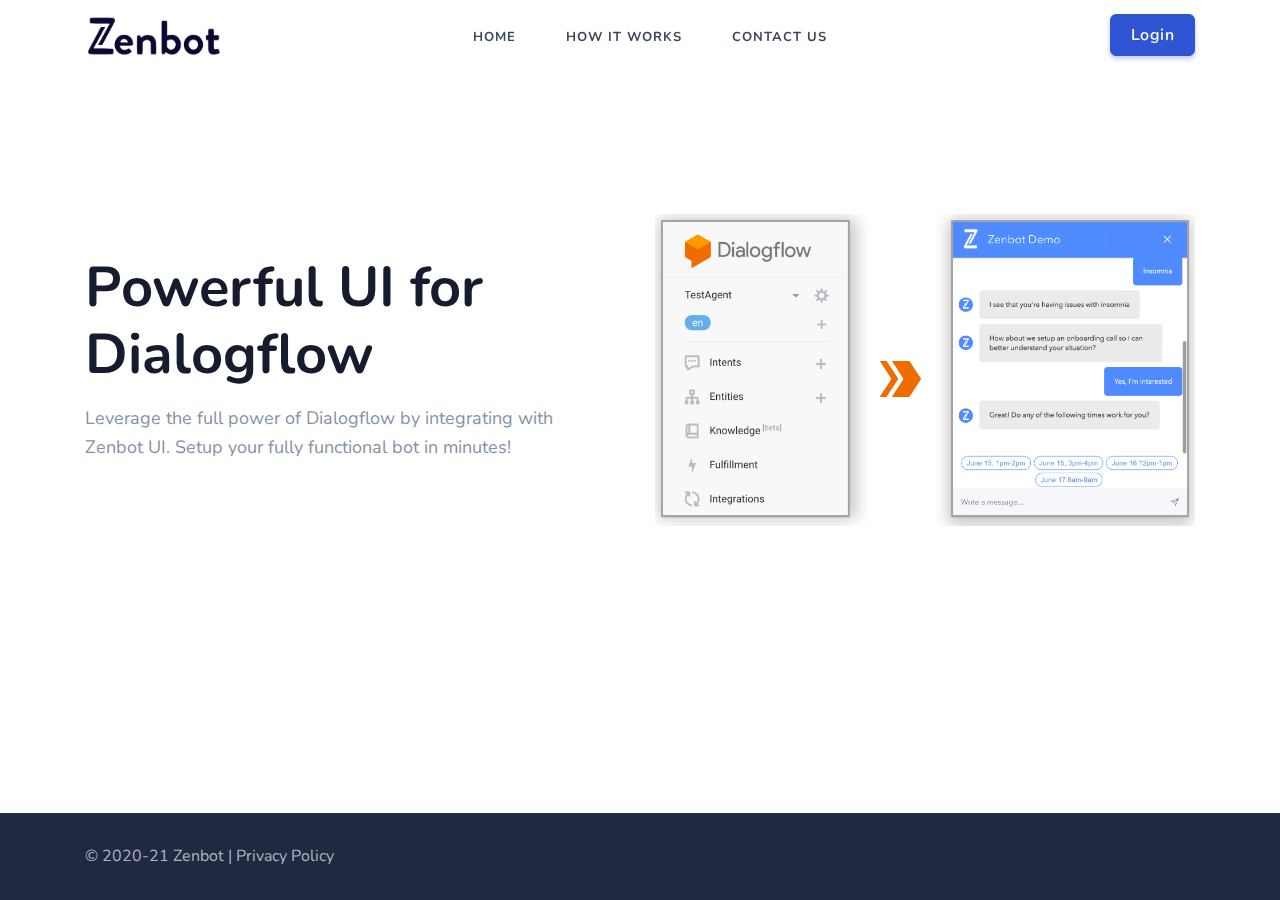
<file: index.html>
<!DOCTYPE html>
<html lang="en">
  <head>
    <meta http-equiv="Content-Type" content="text/html; charset=UTF-8" />
    <title>Home - Zenbot</title>
    <meta name="viewport" content="width=device-width, initial-scale=1.0" />
    <meta name="description" content="Zenbot - UI for Dialogflow" />
    <!-- favicon -->
    <link rel="shortcut icon" href="./assets/favicon.png" />
    <!-- Bootstrap -->
    <link href="./assets/bootstrap.min.css" rel="stylesheet" type="text/css" />
    <!-- Icons -->
    <link href="./assets/materialdesignicons.min.css" rel="stylesheet" type="text/css" />
    <link rel="stylesheet" href="./assets/unicons.css" />
    <!-- Main Css -->
    <link href="./assets/style.css" rel="stylesheet" type="text/css" id="theme-opt" />
    <link href="./assets/custom.css" rel="stylesheet" type="text/css" />
    <link href="./assets/default.css" rel="stylesheet" id="color-opt" />
    <style>
      .demo-img {
        max-width: 100%;
        object-fit: contain;
      }
    </style>
  </head>
  <body style="overflow: visible;">
    <!-- Navbar Start -->
    <header id="topnav" class="defaultscroll sticky active">
      <div class="container">
        <!-- Logo container-->
        <div>
          <a class="logo" href="/">
            <img src="./assets/zblogo.png" height="40" alt="" />
          </a>
        </div>
        <div class="buy-button">
          <a href="https://dashboard.zenbot.ai/" class="btn btn-primary">Login</a>
        </div>
        <!--end login button-->
        <!-- End Logo container-->
        <div class="menu-extras">
          <div class="menu-item">
            <!-- Mobile menu toggle-->
            <a class="navbar-toggle">
              <div class="lines">
                <span></span>
                <span></span>
                <span></span>
              </div>
            </a>
            <!-- End mobile menu toggle-->
          </div>
        </div>
        <div id="navigation" class="active">
          <!-- Navigation Menu-->
          <ul class="navigation-menu">
            <li><a href="/">Home</a></li>
            <li><a href="/how-it-works.html">How It Works</a></li>
            <li><a href="/contact-us.html">Contact Us</a></li>
          </ul>
          <!--end navigation menu-->
        </div>
        <!--end navigation-->
      </div>
      <!--end container-->
    </header>
    <!--end header-->
    <!-- Navbar End -->
    <!-- Hero Start -->
    <main>
      <section class="bg-half-170 d-table w-100">
        <div class="container">
          <div class="row align-items-center">
            <div class="col-lg-6">
              <div class="title-heading mt-4">
                <h1 class="display-4 font-weight-bold mb-3">Powerful UI for Dialogflow</h1>
                <p class="para-desc text-muted mb-md-5">Leverage the full power of Dialogflow by integrating with Zenbot&nbsp;UI. Setup your fully functional bot in minutes!</p>
                <!-- <div class="mt-4 mb-5">
                  <a href="#" class="btn btn-primary mt-2 mr-2"><i class="mdi mdi-email"></i> Get Started</a>
                  <a href="#" class="btn btn-outline-primary mt-2"><i class="mdi mdi-book-outline"></i> Documentation</a>
                </div> -->
              </div>
            </div>
            <!--end col-->
            <div class="col-lg-6">
              <img src="./assets/zbintx.png" height="400" alt="" class="demo-img" />
            </div>
            <!--end col-->
          </div>
          <!--end row-->
        </div>
        <!--end container-->
      </section>
    </main>
    <!--end section-->
    <!-- Hero End -->
    <footer class="footer footer-bar">
      <div class="container text-center">
        <div class="row align-items-center">
          <div class="col-sm-6">
            <div class="text-sm-left">
              <p class="mb-0">
                © 2020-21 Zenbot
                <a href="./privacy-policy.html" class="text-reset"> | Privacy Policy</a>
              </p>
            </div>
          </div>
          <!--end col-->
        </div>
        <!--end row-->
      </div>
      <!--end container-->
    </footer>
    <!--end footer-->
    <!-- Footer End -->
    <!-- Back to top -->
    <a href="#" class="btn btn-icon btn-soft-primary back-to-top">
      <svg xmlns="http://www.w3.org/2000/svg" width="24" height="24" viewBox="0 0 24 24" fill="none" stroke="currentColor" stroke-width="2" stroke-linecap="round" stroke-linejoin="round" class="feather feather-arrow-up icons">
        <line x1="12" y1="19" x2="12" y2="5"></line>
        <polyline points="5 12 12 5 19 12"></polyline>
      </svg>
    </a>
    <!-- Back to top -->
    <!-- javascript -->
    <script src="./assets/jquery-3.5.1.min.js"></script>
    <script src="./assets/bootstrap.bundle.min.js"></script>
    <script src="./assets/jquery.easing.min.js"></script>
    <script src="./assets/scrollspy.min.js"></script>
    <!-- Icons -->
    <script src="./assets/feather.min.js"></script>
    <script src="./assets/bundle.js"></script>
    <!-- Main Js -->
    <script src="./assets/app.js"></script>
  </body>
</html>
</file>
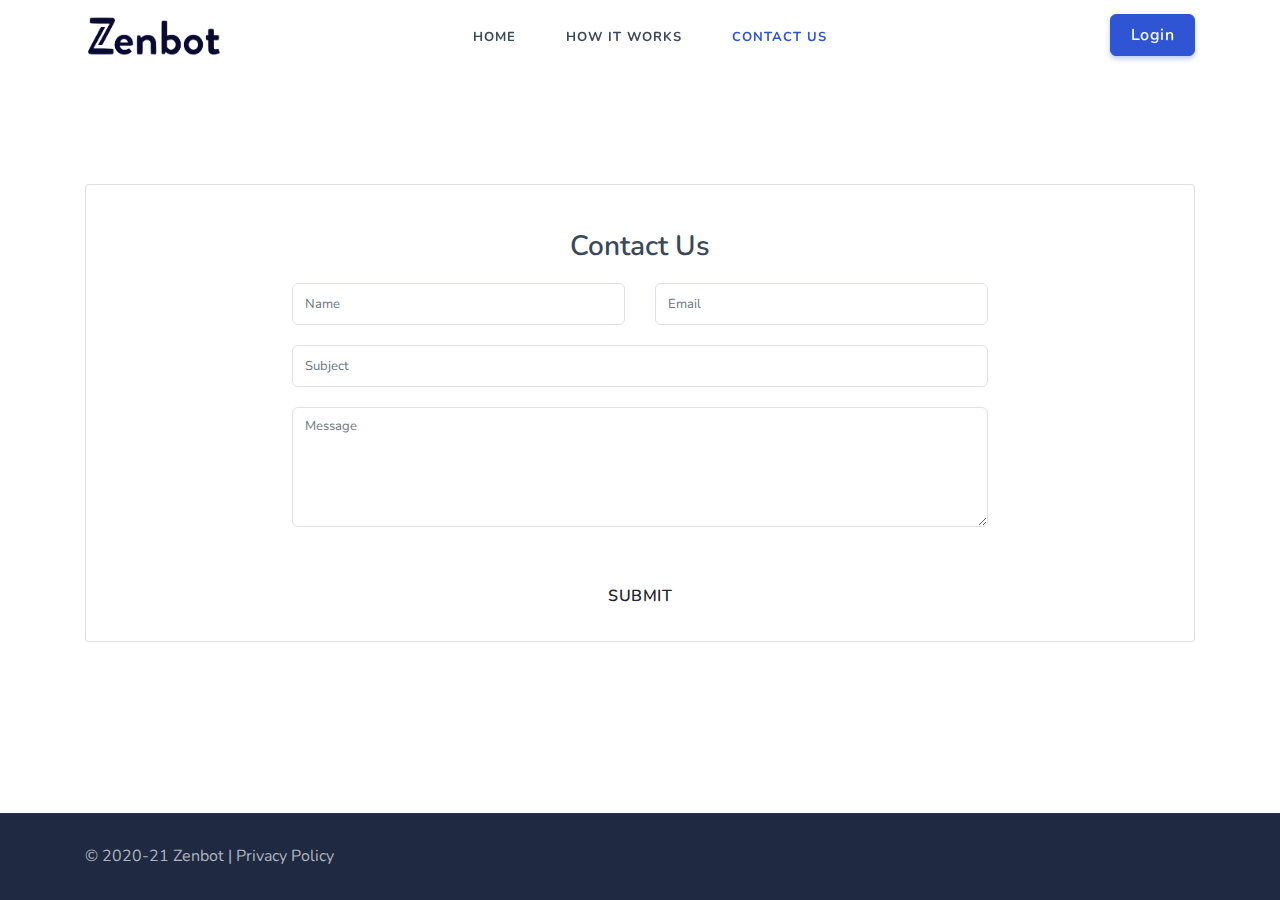
<file: contact-us.html>
<!DOCTYPE html>
<html lang="en">
  <head>
    <meta http-equiv="Content-Type" content="text/html; charset=UTF-8" />
    <title>Contact Us - Zenbot</title>
    <meta name="viewport" content="width=device-width, initial-scale=1.0" />
    <meta name="description" content="Zenbot - UI for Dialogflow" />
    <!-- favicon -->
    <link rel="shortcut icon" href="./assets/favicon.png" />
    <!-- Bootstrap -->
    <link href="./assets/bootstrap.min.css" rel="stylesheet" type="text/css" />
    <!-- Icons -->
    <link href="./assets/materialdesignicons.min.css" rel="stylesheet" type="text/css" />
    <link rel="stylesheet" href="./assets/unicons.css" />
    <!-- Main Css -->
    <link href="./assets/style.css" rel="stylesheet" type="text/css" id="theme-opt" />
    <link href="./assets/custom.css" rel="stylesheet" type="text/css" />
    <link href="./assets/default.css" rel="stylesheet" id="color-opt" />
  </head>
  <body style="overflow: visible;">
    <!-- Navbar Start -->
    <header id="topnav" class="defaultscroll sticky active">
      <div class="container">
        <!-- Logo container-->
        <div>
          <a class="logo" href="/">
            <img src="./assets/zblogo.png" height="40" alt="" />
          </a>
        </div>
        <div class="buy-button">
          <a href="https://dashboard.zenbot.ai/" class="btn btn-primary">Login</a>
        </div>
        <!--end login button-->
        <!-- End Logo container-->
        <div class="menu-extras">
          <div class="menu-item">
            <!-- Mobile menu toggle-->
            <a class="navbar-toggle">
              <div class="lines">
                <span></span>
                <span></span>
                <span></span>
              </div>
            </a>
            <!-- End mobile menu toggle-->
          </div>
        </div>
        <div id="navigation" class="active">
          <ul class="navigation-menu">
            <li><a href="/">Home</a></li>
            <li><a href="/how-it-works.html">How It Works</a></li>
            <li><a href="/contact-us.html">Contact Us</a></li>
          </ul>
        </div>
      </div>
      <!--end container-->
    </header>
    <!--end header-->
    <!-- Navbar End -->

    <main>
      <section class="bg-half">
        <div class="container">
          <div class="card text-dark">
            <div class="card-body">
              <div class="row justify-content-md-center text-center">
                <div class="col-md-8 col-12">
                  <h3 class="my-3">Contact Us</h3>
                  <form role="form" class="contact-form">
                    <div class="row">
                      <div class="col-md-6">
                        <div class="form-group">
                          <input type="text" class="form-control" placeholder="Name" name="name">
                        </div>
                      </div>
                      <div class="col-md-6">
                        <div class="form-group">
                          <input type="email" class="email form-control" placeholder="Email" name="email">
                        </div>
                      </div>
                    </div>
                    <div class="form-group">
                      <div class="controls">
                        <input type="text" class="form-control" placeholder="Subject" name="subject">
                      </div>
                    </div>
                    <div class="form-group">
                      <div class="controls">
                        <textarea rows="4" placeholder="Message" class="form-control" name="message"></textarea>
                      </div>
                    </div>
                    <div class="mt-md-5">
                      <button type="submit" class="btn text-uppercase">Submit</button>
                    </div>
                  </form>
                  <p class="text-center text-success mt-4" style="display: none">
                    Thank you! We will get back to you shortly.
                  </p>
                </div>
              </div>
            </div>
          </div>
        </div>
      </section>
    </main>

    <footer class="footer footer-bar">
      <div class="container text-center">
        <div class="row align-items-center">
          <div class="col-sm-6">
            <div class="text-sm-left">
              <p class="mb-0">
                © 2020-21 Zenbot
                <a href="./privacy-policy.html" class="text-reset"> | Privacy Policy</a>
              </p>
            </div>
          </div>
        </div>
      </div>
    </footer>

    <!-- Back to top -->
    <a href="#" class="btn btn-icon btn-soft-primary back-to-top">
      <svg xmlns="http://www.w3.org/2000/svg" width="24" height="24" viewBox="0 0 24 24" fill="none" stroke="currentColor" stroke-width="2" stroke-linecap="round" stroke-linejoin="round" class="feather feather-arrow-up icons">
        <line x1="12" y1="19" x2="12" y2="5"></line>
        <polyline points="5 12 12 5 19 12"></polyline>
      </svg>
    </a>

    <!-- javascript -->
    <script src="./assets/jquery-3.5.1.min.js"></script>
    <script src="./assets/bootstrap.bundle.min.js"></script>
    <script src="./assets/jquery.easing.min.js"></script>
    <script src="./assets/scrollspy.min.js"></script>
    <!-- Icons -->
    <script src="./assets/feather.min.js"></script>
    <script src="./assets/bundle.js"></script>
    <!-- Main Js -->
    <script src="./assets/app.js"></script>

    <script>
      $(function() {
        $('.contact-form').submit(function(e) {
          var $form = $(this);
          $form.find('button[type=submit]').prop('disabled', true);
          e.preventDefault();

          var formValues = $form.serializeArray().reduce(function(m, o) {
            m[o.name] = o.value;
            return m;
          }, {});
          var postUrl = 'https://formsubmit.co/ajax/zenbot@masto.ai';

          $.post(postUrl, formValues, function(data) {
            $('.text-success').slideDown();
          }, 'json');
        });
      });
    </script>
  </body>
</html>
</file>
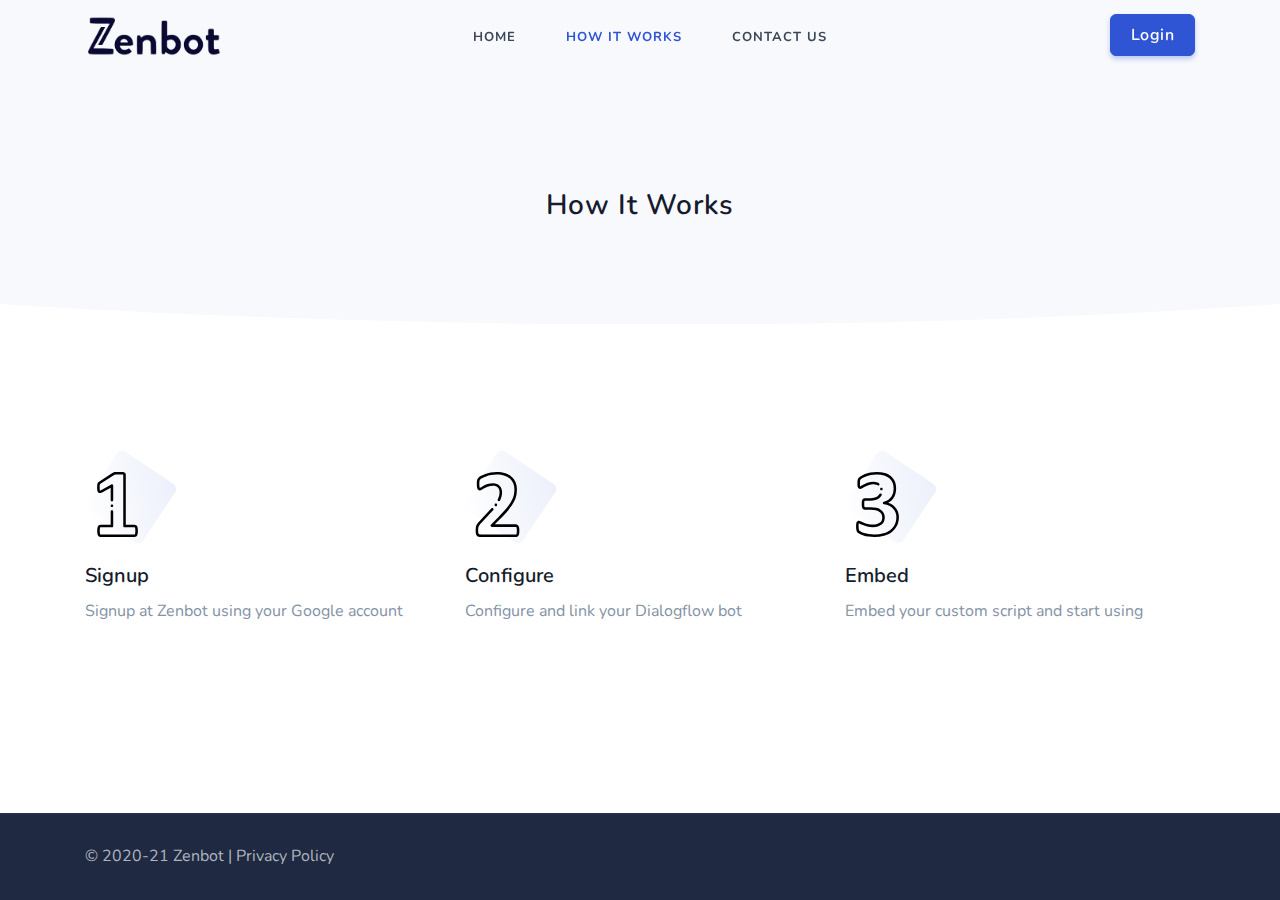
<file: how-it-works.html>
<!DOCTYPE html>
<html lang="en">
  <head>
    <meta http-equiv="Content-Type" content="text/html; charset=UTF-8" />
    <title>How It Works - Zenbot</title>
    <meta name="viewport" content="width=device-width, initial-scale=1.0" />
    <meta name="description" content="Zenbot - UI for Dialogflow" />
    <!-- favicon -->
    <link rel="shortcut icon" href="./assets/favicon.png" />
    <!-- Bootstrap -->
    <link href="./assets/bootstrap.min.css" rel="stylesheet" type="text/css" />
    <!-- Icons -->
    <link href="./assets/materialdesignicons.min.css" rel="stylesheet" type="text/css" />
    <link rel="stylesheet" href="./assets/unicons.css" />
    <!-- Main Css -->
    <link href="./assets/style.css" rel="stylesheet" type="text/css" id="theme-opt" />
    <link href="./assets/custom.css" rel="stylesheet" type="text/css" />
    <link href="./assets/default.css" rel="stylesheet" id="color-opt" />
  </head>
  <body style="overflow: visible;">
    <!-- Navbar Start -->
    <header id="topnav" class="defaultscroll sticky active">
      <div class="container">
        <!-- Logo container-->
        <div>
          <a class="logo" href="/">
            <img src="./assets/zblogo.png" height="40" alt="" />
          </a>
        </div>
        <div class="buy-button">
          <a href="https://dashboard.zenbot.ai/" class="btn btn-primary">Login</a>
        </div>
        <!--end login button-->
        <!-- End Logo container-->
        <div class="menu-extras">
          <div class="menu-item">
            <!-- Mobile menu toggle-->
            <a class="navbar-toggle">
              <div class="lines">
                <span></span>
                <span></span>
                <span></span>
              </div>
            </a>
            <!-- End mobile menu toggle-->
          </div>
        </div>
        <div id="navigation" class="active">
          <ul class="navigation-menu">
            <li><a href="/">Home</a></li>
            <li><a href="/how-it-works.html">How it Works</a></li>
            <li><a href="/contact-us.html">Contact Us</a></li>
          </ul>
        </div>
      </div>
      <!--end container-->
    </header>
    <!--end header-->
    <!-- Navbar End -->

    <main>
      <section class="bg-half bg-light d-table w-100">
        <div class="container">
          <div class="row justify-content-center">
            <div class="col-lg-12 text-center">
              <div class="page-next-level">
                <h4 class="title">How It Works</h4>
              </div>
            </div>
          </div>
        </div>
      </section>
      <div class="position-relative">
        <div class="shape overflow-hidden text-white">
          <svg viewBox="0 0 2880 48" fill="none" xmlns="http://www.w3.org/2000/svg">
            <path d="M0 48H1437.5H2880V0H2160C1442.5 52 720 0 720 0H0V48Z" fill="currentColor"></path>
          </svg>
        </div>
      </div>

      <section class="section">
        <div class="container">
          <div class="row">
            <div class="col-md-4 col-12">
              <div class="features mt-5">
                <div class="image position-relative d-inline-block">
                  <img src="assets/1.svg" class="avatar avatar-small" alt="">
                </div>

                <div class="content mt-4">
                  <h4 class="title-2">Signup</h4>
                  <p class="text-muted mb-0">Signup at Zenbot using your Google account</p>
                </div>
              </div>
            </div><!--end col-->

            <div class="col-md-4 col-12 mt-5">
              <div class="features">
                <div class="image position-relative d-inline-block">
                  <img src="assets/2.svg" class="avatar avatar-small" alt="">
                </div>

                <div class="content mt-4">
                  <h4 class="title-2">Configure</h4>
                  <p class="text-muted mb-0">Configure and link your Dialogflow bot</p>
                </div>
              </div>
            </div><!--end col-->

            <div class="col-md-4 col-12 mt-5">
              <div class="features">
                <div class="image position-relative d-inline-block">
                  <img src="assets/3.svg" class="avatar avatar-small" alt="">
                </div>

                <div class="content mt-4">
                  <h4 class="title-2">Embed</h4>
                  <p class="text-muted mb-0">Embed your custom script and start using</p>
                </div>
              </div>
            </div><!--end col-->
          </div><!--end container-->
        </div><!--end container-->
      </section>
    </main>

    <footer class="footer footer-bar">
      <div class="container text-center">
        <div class="row align-items-center">
          <div class="col-sm-6">
            <div class="text-sm-left">
              <p class="mb-0">
                © 2020-21 Zenbot
                <a href="./privacy-policy.html" class="text-reset"> | Privacy Policy</a>
              </p>
            </div>
          </div>
        </div>
      </div>
    </footer>

    <!-- Back to top -->
    <a href="#" class="btn btn-icon btn-soft-primary back-to-top">
      <svg xmlns="http://www.w3.org/2000/svg" width="24" height="24" viewBox="0 0 24 24" fill="none" stroke="currentColor" stroke-width="2" stroke-linecap="round" stroke-linejoin="round" class="feather feather-arrow-up icons">
        <line x1="12" y1="19" x2="12" y2="5"></line>
        <polyline points="5 12 12 5 19 12"></polyline>
      </svg>
    </a>

    <!-- javascript -->
    <script src="./assets/jquery-3.5.1.min.js"></script>
    <script src="./assets/bootstrap.bundle.min.js"></script>
    <script src="./assets/jquery.easing.min.js"></script>
    <script src="./assets/scrollspy.min.js"></script>
    <!-- Icons -->
    <script src="./assets/feather.min.js"></script>
    <script src="./assets/bundle.js"></script>
    <!-- Main Js -->
    <script src="./assets/app.js"></script>
  </body>
</html>
</file>
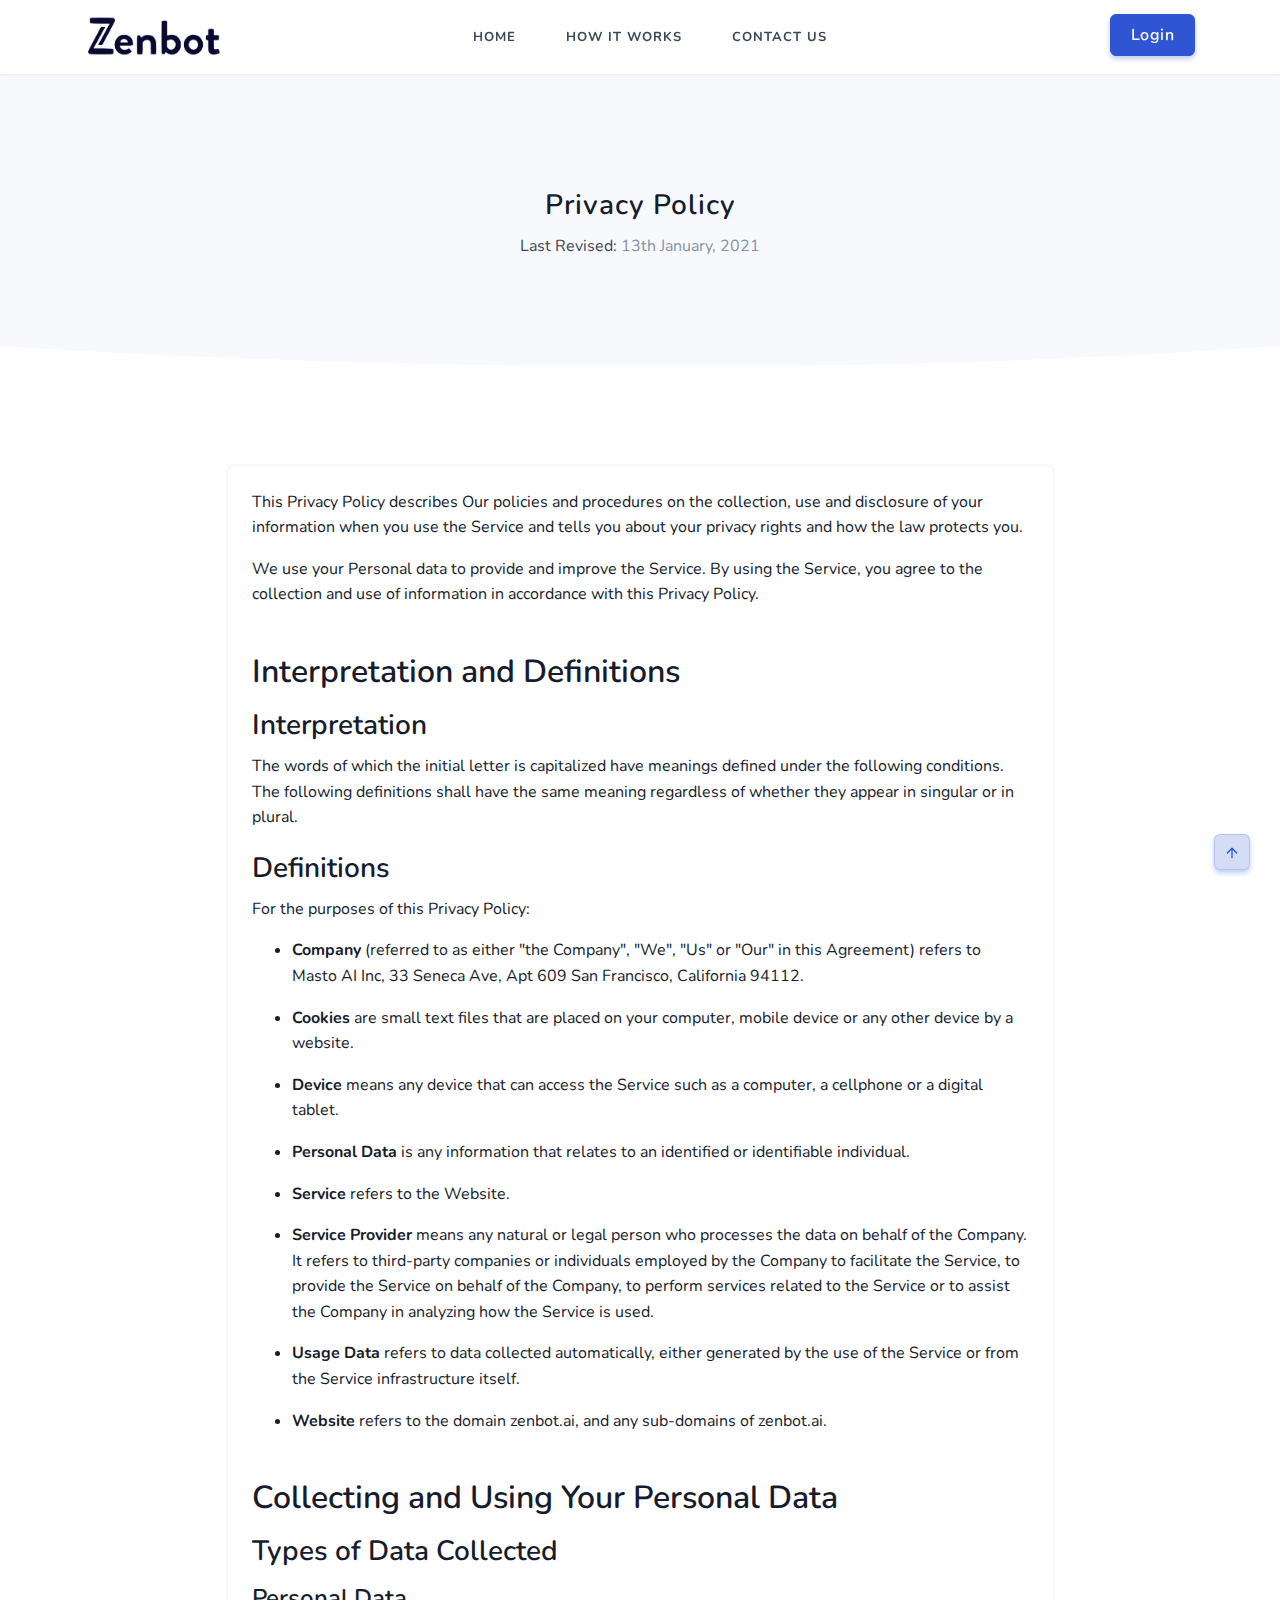
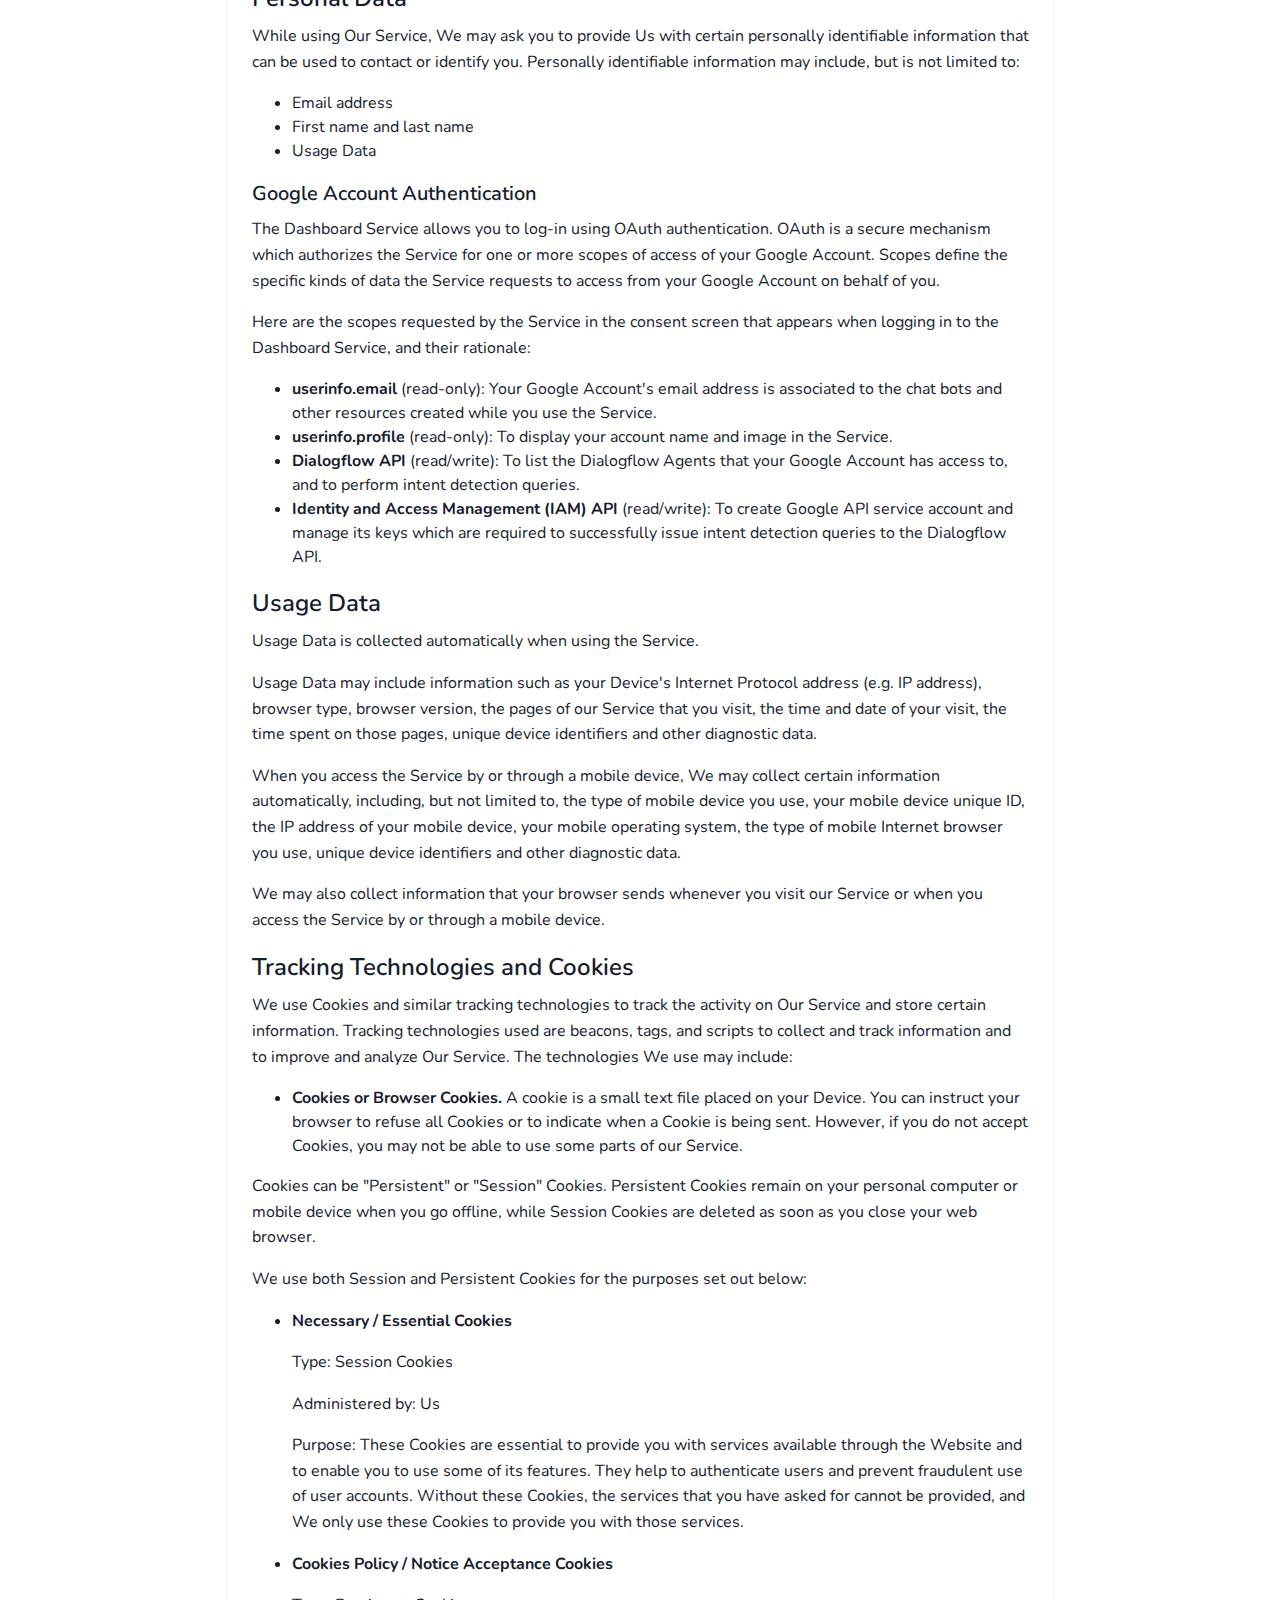
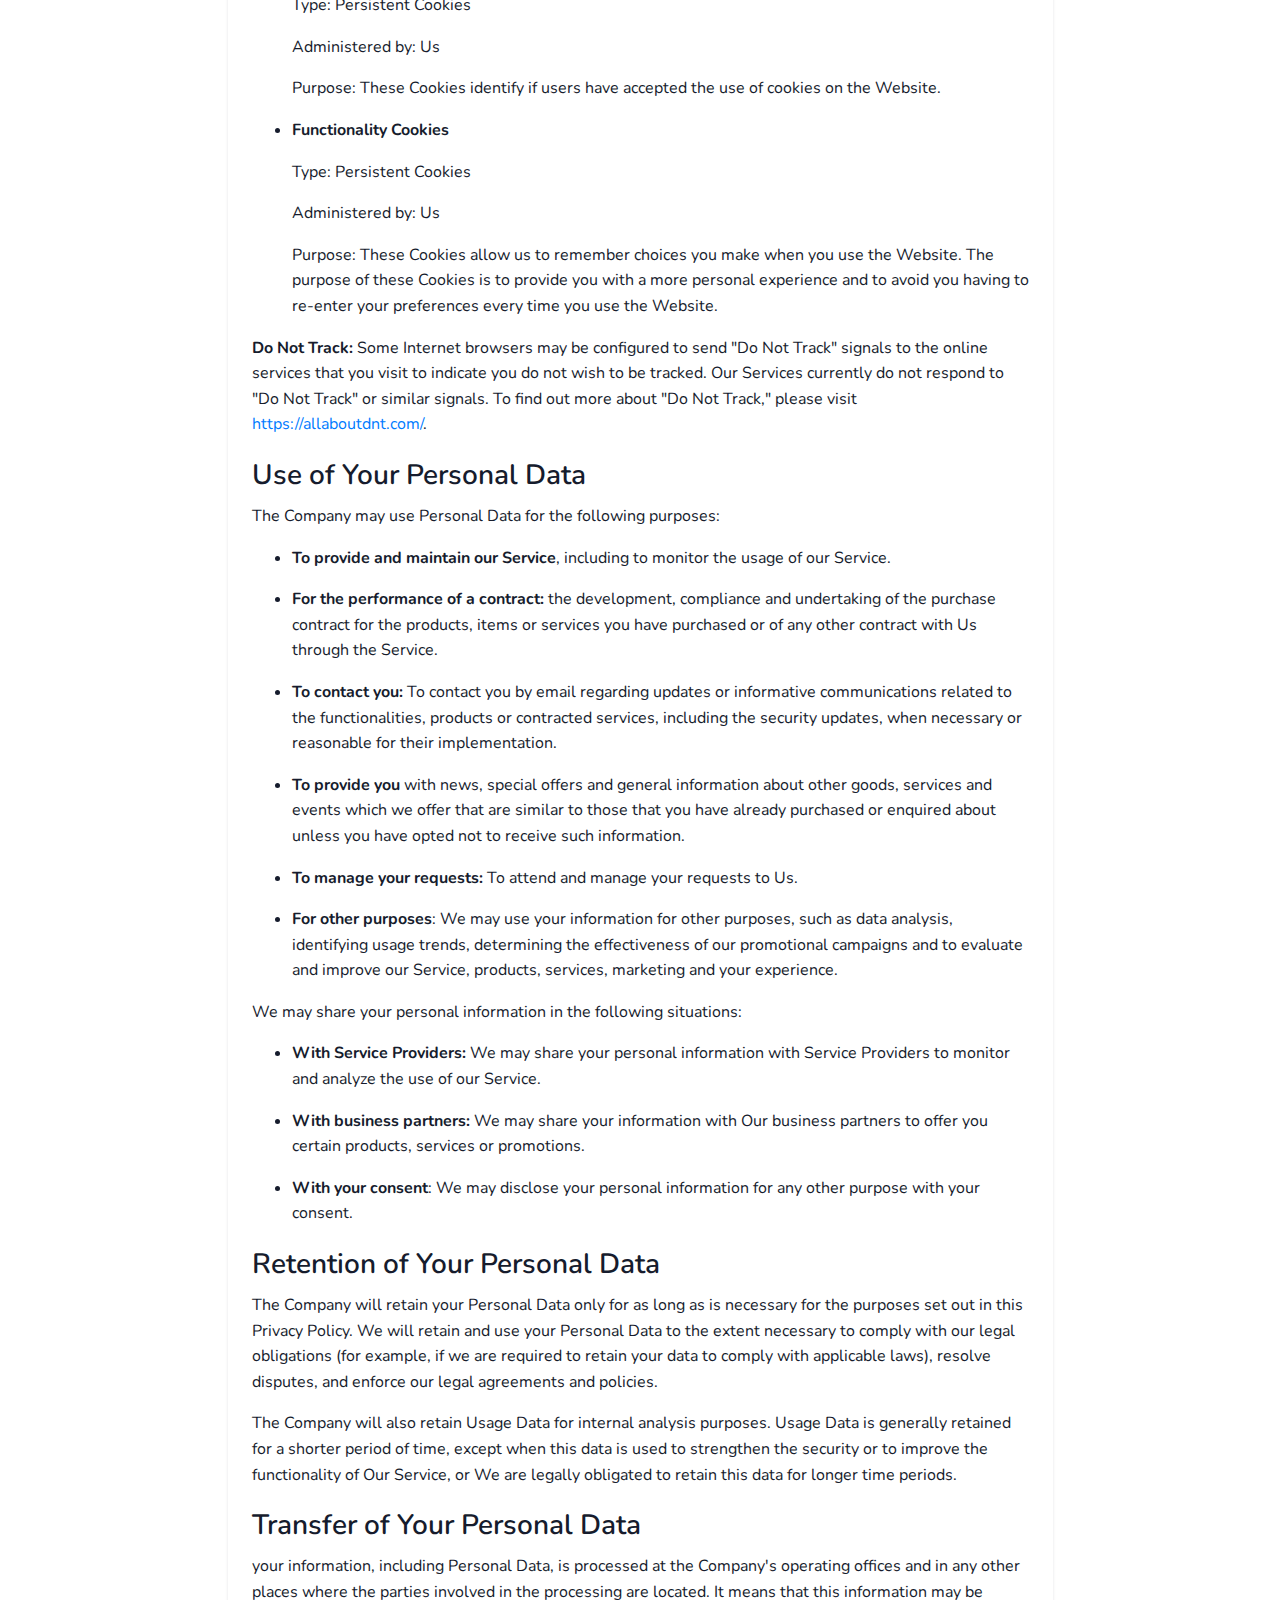
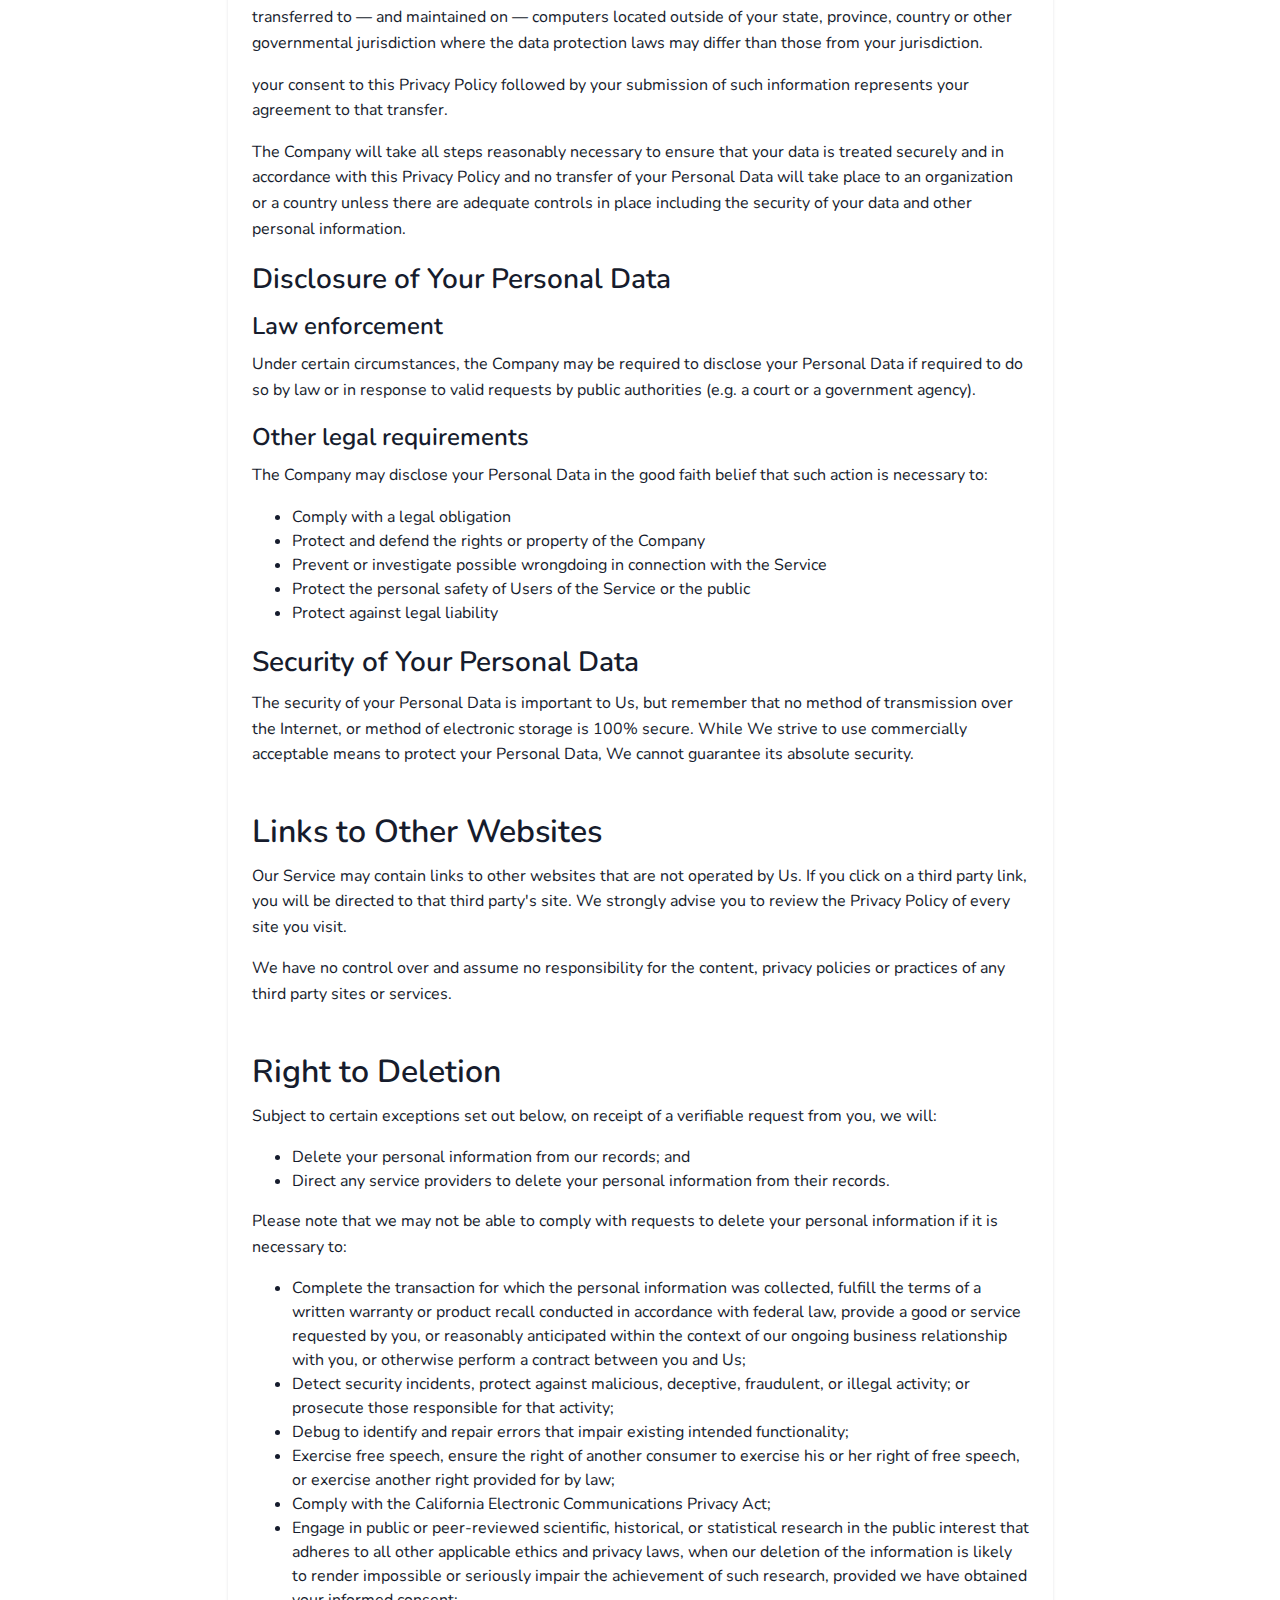
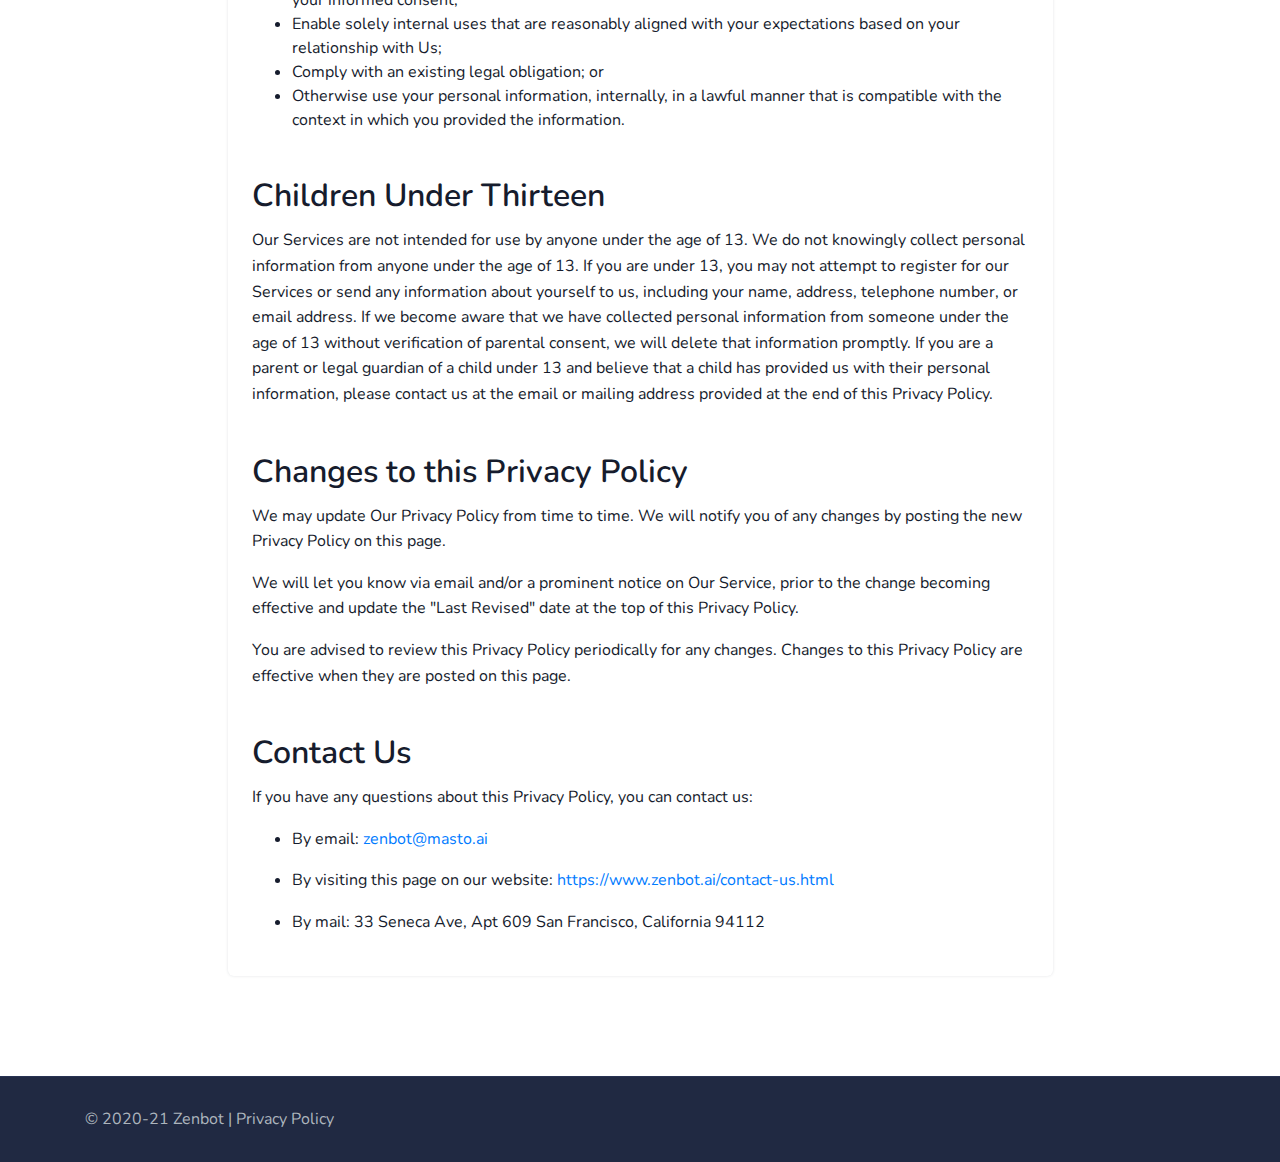
<file: privacy-policy.html>
<!DOCTYPE html>
<html lang="en">
  <head>
    <meta http-equiv="Content-Type" content="text/html; charset=UTF-8" />
    <title>Privacy Policy - Zenbot</title>
    <meta name="viewport" content="width=device-width, initial-scale=1.0" />
    <meta name="description" content="Zenbot - Privacy Policy" />
    <!-- favicon -->
    <link rel="shortcut icon" href="./assets/favicon.png" />
    <!-- Bootstrap -->
    <link href="./assets/bootstrap.min.css" rel="stylesheet" type="text/css" />
    <!-- Icons -->
    <link href="./assets/materialdesignicons.min.css" rel="stylesheet" type="text/css" />
    <link rel="stylesheet" href="./assets/unicons.css" />
    <!-- Main Css -->
    <link href="./assets/style.css" rel="stylesheet" type="text/css" id="theme-opt" />
    <link href="./assets/default.css" rel="stylesheet" id="color-opt" />
  </head>
  <body style="overflow: visible;">
    <!-- Navbar Start -->
    <header id="topnav" class="defaultscroll sticky nav-sticky">
      <div class="container">
        <div>
          <a class="logo" href="/">
            <img src="./assets/zblogo.png" height="40" alt="" />
          </a>
        </div>
        <div class="buy-button">
          <a href="https://dashboard.zenbot.ai/" class="btn btn-primary">Login</a>
        </div>
        <!--end login button-->
        <!-- End Logo container-->
        <div class="menu-extras">
          <div class="menu-item">
            <!-- Mobile menu toggle-->
            <a class="navbar-toggle">
              <div class="lines">
                <span></span>
                <span></span>
                <span></span>
              </div>
            </a>
            <!-- End mobile menu toggle-->
          </div>
        </div>
        <div id="navigation">
          <!-- Navigation Menu-->
          <ul class="navigation-menu">
            <li><a href="/">Home</a></li>
            <li><a href="/how-it-works.html">How It Works</a></li>
            <li><a href="/contact-us.html">Contact Us</a></li>
          </ul>
          <!--end navigation menu-->
        </div>
        <!--end navigation-->
      </div>
      <!--end container-->
    </header>
    <!--end header-->
    <!-- Navbar End -->
    <!-- Hero Start -->
    <section class="bg-half bg-light d-table w-100">
      <div class="container">
        <div class="row justify-content-center">
          <div class="col-lg-12 text-center">
            <div class="page-next-level">
              <h4 class="title">Privacy Policy</h4>
              <p class="text-muted">
                <span class="text-dark">Last Revised:</span> 13th January, 2021
              </p>
            </div>
          </div>
          <!--end col-->
        </div>
        <!--end row-->
      </div>
      <!--end container-->
    </section>
    <!--end section-->
    <!-- Hero End -->
    <!-- Shape Start -->
    <div class="position-relative">
      <div class="shape overflow-hidden text-white">
        <svg viewBox="0 0 2880 48" fill="none" xmlns="http://www.w3.org/2000/svg">
          <path d="M0 48H1437.5H2880V0H2160C1442.5 52 720 0 720 0H0V48Z" fill="currentColor"></path>
        </svg>
      </div>
    </div>
    <!--Shape End-->
    <!-- Start Privacy -->
    <section class="section">
      <div class="container">
        <div class="row justify-content-center">
          <div class="col-lg-9">
            <div class="card shadow rounded border-0">
              <div class="card-body">
                <p>
                  This Privacy Policy describes Our policies and procedures on the
                  collection, use and disclosure of your information when you use the
                  Service and tells you about your privacy rights and how the law protects
                  you.
                </p>
                <p>
                  We use your Personal data to provide and improve the Service. By using
                  the Service, you agree to the collection and use of information in
                  accordance with this Privacy Policy.
                </p>

                <br><h2>Interpretation and Definitions</h2>

                <h3>Interpretation</h3>
                <p>
                  The words of which the initial letter is capitalized have meanings
                  defined under the following conditions. The following definitions shall
                  have the same meaning regardless of whether they appear in singular or in
                  plural.
                </p>

                <h3>Definitions</h3>
                <p>
                  For the purposes of this Privacy Policy:
                </p>
                <ul>
                  <li>
                    <p>
                      <strong>Company</strong> (referred to as either "the Company", "We",
                      "Us" or "Our" in this Agreement) refers to Masto AI Inc, 33 Seneca
                      Ave, Apt 609 San Francisco, California 94112.
                    </p>
                  </li>
                  <li>
                    <p>
                      <strong>Cookies</strong> are small text files that are placed on your
                      computer, mobile device or any other device by a website.
                    </p>
                  </li>
                  <li>
                    <p>
                      <strong>Device</strong> means any device that can access the Service
                      such as a computer, a cellphone or a digital tablet.
                    </p>
                  </li>
                  <li>
                    <p>
                      <strong>Personal Data</strong> is any information that relates to an
                      identified or identifiable individual.
                    </p>
                  </li>
                  <li><p><strong>Service</strong> refers to the Website.</p></li>
                  <li>
                    <p>
                      <strong>Service Provider</strong> means any natural or legal person
                      who processes the data on behalf of the Company. It refers to
                      third-party companies or individuals employed by the Company to
                      facilitate the Service, to provide the Service on behalf of the
                      Company, to perform services related to the Service or to assist the
                      Company in analyzing how the Service is used.
                    </p>
                  </li>
                  <li>
                    <p>
                      <strong>Usage Data</strong> refers to data collected automatically,
                      either generated by the use of the Service or from the Service
                      infrastructure itself.
                    </p>
                  </li>
                  <li>
                    <p>
                      <strong>Website</strong> refers to the domain zenbot.ai, and any
                      sub-domains of zenbot.ai.
                    </p>
                  </li>
                </ul>

                <br><h2>Collecting and Using Your Personal Data</h2>

                <h3>Types of Data Collected</h3>
                <h4>Personal Data</h4>
                <p>
                  While using Our Service, We may ask you to provide Us with certain
                  personally identifiable information that can be used to contact or
                  identify you. Personally identifiable information may include, but is not
                  limited to:
                </p>
                <ul>
                  <li>Email address</li>
                  <li>First name and last name</li>
                  <li>Usage Data</li>
                </ul>
                <h5>Google Account Authentication</h5>
                <p>
                  The Dashboard Service allows you to log-in using OAuth authentication.
                  OAuth is a secure mechanism which authorizes the Service for one or more
                  scopes of access of your Google Account. Scopes define the specific kinds
                  of data the Service requests to access from your Google Account on behalf
                  of you.
                </p>
                <p>
                  Here are the scopes requested by the Service in the consent screen that
                  appears when logging in to the Dashboard Service, and their rationale:
                </p>
                <ul>
                  <li>
                    <strong>userinfo.email</strong> (read-only): Your Google Account's
                    email address is associated to the chat bots and other resources
                    created while you use the Service.
                  </li>
                  <li>
                    <strong>userinfo.profile</strong> (read-only): To display your account
                    name and image in the Service.
                  </li>
                  <li>
                    <strong>Dialogflow API</strong> (read/write): To list the Dialogflow
                    Agents that your Google Account has access to, and to perform intent
                    detection queries.
                  </li>
                  <li>
                    <strong>Identity and Access Management (IAM) API</strong> (read/write):
                    To create Google API service account and manage its keys which are
                    required to successfully issue intent detection queries to the
                    Dialogflow API.
                  </li>
                </ul>
                <h4>Usage Data</h4>
                <p>Usage Data is collected automatically when using the Service.</p>
                <p>
                  Usage Data may include information such as your Device's Internet
                  Protocol address (e.g. IP address), browser type, browser version, the
                  pages of our Service that you visit, the time and date of your visit, the
                  time spent on those pages, unique device identifiers and other diagnostic
                  data.
                </p>
                <p>
                  When you access the Service by or through a mobile device, We may collect
                  certain information automatically, including, but not limited to, the
                  type of mobile device you use, your mobile device unique ID, the IP
                  address of your mobile device, your mobile operating system, the type of
                  mobile Internet browser you use, unique device identifiers and other
                  diagnostic data.
                </p>
                <p>
                  We may also collect information that your browser sends whenever you
                  visit our Service or when you access the Service by or through a mobile
                  device.
                </p>
                <h4>Tracking Technologies and Cookies</h4>
                <p>
                  We use Cookies and similar tracking technologies to track the activity on
                  Our Service and store certain information. Tracking technologies used are
                  beacons, tags, and scripts to collect and track information and to
                  improve and analyze Our Service. The technologies We use may include:
                </p>
                <ul>
                  <li>
                    <strong>Cookies or Browser Cookies.</strong> A cookie is a small text
                    file placed on your Device. You can instruct your browser to refuse all
                    Cookies or to indicate when a Cookie is being sent. However, if you do
                    not accept Cookies, you may not be able to use some parts of our
                    Service.
                  </li>
                </ul>
                <p>
                  Cookies can be "Persistent" or "Session" Cookies. Persistent Cookies
                  remain on your personal computer or mobile device when you go offline,
                  while Session Cookies are deleted as soon as you close your web browser.
                </p>
                <p>
                  We use both Session and Persistent Cookies for the purposes set out
                  below:
                </p>
                <ul>
                  <li>
                    <p><strong>Necessary / Essential Cookies</strong></p>
                    <p>Type: Session Cookies</p>
                    <p>Administered by: Us</p>
                    <p>
                      Purpose: These Cookies are essential to provide you with services
                      available through the Website and to enable you to use some of its
                      features. They help to authenticate users and prevent fraudulent use
                      of user accounts. Without these Cookies, the services that you have
                      asked for cannot be provided, and We only use these Cookies to
                      provide you with those services.
                    </p>
                  </li>
                  <li>
                    <p><strong>Cookies Policy / Notice Acceptance Cookies</strong></p>
                    <p>Type: Persistent Cookies</p>
                    <p>Administered by: Us</p>
                    <p>
                      Purpose: These Cookies identify if users have accepted the use of
                      cookies on the Website.
                    </p>
                  </li>
                  <li>
                    <p><strong>Functionality Cookies</strong></p>
                    <p>Type: Persistent Cookies</p>
                    <p>Administered by: Us</p>
                    <p>
                      Purpose: These Cookies allow us to remember choices you make when you
                      use the Website. The purpose of these Cookies is to provide you with
                      a more personal experience and to avoid you having to re-enter your
                      preferences every time you use the Website.
                    </p>
                  </li>
                </ul>
                <p>
                  <strong>Do Not Track:</strong> Some Internet browsers may be configured
                  to send "Do Not Track" signals to the online services that you visit to
                  indicate you do not wish to be tracked. Our Services currently do not
                  respond to "Do Not Track" or similar signals. To find out more about "Do
                  Not Track," please visit <a href="https://allaboutdnt.com/" rel=
                  "external noopener" target="_blank">https://allaboutdnt.com/</a>.
                </p>

                <h3>Use of Your Personal Data</h3>
                <p>The Company may use Personal Data for the following purposes:</p>
                <ul>
                  <li>
                    <p>
                      <strong>To provide and maintain our Service</strong>, including to
                      monitor the usage of our Service.
                    </p>
                  </li>
                  <li>
                    <p>
                      <strong>For the performance of a contract:</strong> the development,
                      compliance and undertaking of the purchase contract for the products,
                      items or services you have purchased or of any other contract with Us
                      through the Service.
                    </p>
                  </li>
                  <li>
                    <p>
                      <strong>To contact you:</strong> To contact you by email regarding
                      updates or informative communications related to the functionalities,
                      products or contracted services, including the security updates, when
                      necessary or reasonable for their implementation.
                    </p>
                  </li>
                  <li>
                    <p>
                      <strong>To provide you</strong> with news, special offers and general
                      information about other goods, services and events which we offer
                      that are similar to those that you have already purchased or enquired
                      about unless you have opted not to receive such information.
                    </p>
                  </li>
                  <li>
                    <p>
                      <strong>To manage your requests:</strong> To attend and manage your
                      requests to Us.
                    </p>
                  </li>
                  <li>
                    <p>
                      <strong>For other purposes</strong>: We may use your information for
                      other purposes, such as data analysis, identifying usage trends,
                      determining the effectiveness of our promotional campaigns and to
                      evaluate and improve our Service, products, services, marketing and
                      your experience.
                    </p>
                  </li>
                </ul>
                <p>We may share your personal information in the following situations:</p>
                <ul>
                  <li>
                    <p>
                      <strong>With Service Providers:</strong> We may share your personal
                      information with Service Providers to monitor and analyze the use of
                      our Service.
                    </p>
                  </li>
                  <li>
                    <p>
                      <strong>With business partners:</strong> We may share your
                      information with Our business partners to offer you certain products,
                      services or promotions.
                    </p>
                  </li>
                  <li>
                    <p>
                      <strong>With your consent</strong>: We may disclose your personal
                      information for any other purpose with your consent.
                    </p>
                  </li>
                </ul>

                <h3>Retention of Your Personal Data</h3>
                <p>
                  The Company will retain your Personal Data only for as long as is
                  necessary for the purposes set out in this Privacy Policy. We will retain
                  and use your Personal Data to the extent necessary to comply with our
                  legal obligations (for example, if we are required to retain your data to
                  comply with applicable laws), resolve disputes, and enforce our legal
                  agreements and policies.
                </p>
                <p>
                  The Company will also retain Usage Data for internal analysis purposes.
                  Usage Data is generally retained for a shorter period of time, except
                  when this data is used to strengthen the security or to improve the
                  functionality of Our Service, or We are legally obligated to retain this
                  data for longer time periods.
                </p>

                <h3>Transfer of Your Personal Data</h3>
                <p>
                  your information, including Personal Data, is processed at the Company's
                  operating offices and in any other places where the parties involved in
                  the processing are located. It means that this information may be
                  transferred to — and maintained on — computers located outside of your
                  state, province, country or other governmental jurisdiction where the
                  data protection laws may differ than those from your jurisdiction.
                </p>
                <p>
                  your consent to this Privacy Policy followed by your submission of such
                  information represents your agreement to that transfer.
                </p>
                <p>
                  The Company will take all steps reasonably necessary to ensure that your
                  data is treated securely and in accordance with this Privacy Policy and
                  no transfer of your Personal Data will take place to an organization or a
                  country unless there are adequate controls in place including the
                  security of your data and other personal information.
                </p>

                <h3>Disclosure of Your Personal Data</h3>
                <h4>Law enforcement</h4>
                <p>
                  Under certain circumstances, the Company may be required to disclose your
                  Personal Data if required to do so by law or in response to valid
                  requests by public authorities (e.g. a court or a government agency).
                </p>
                <h4>Other legal requirements</h4>
                <p>
                  The Company may disclose your Personal Data in the good faith belief that
                  such action is necessary to:
                </p>
                <ul>
                  <li>Comply with a legal obligation</li>
                  <li>Protect and defend the rights or property of the Company</li>
                  <li>
                    Prevent or investigate possible wrongdoing in connection with the
                    Service
                  </li>
                  <li>Protect the personal safety of Users of the Service or the public</li>
                  <li>Protect against legal liability</li>
                </ul>

                <h3>Security of Your Personal Data</h3>
                <p>
                  The security of your Personal Data is important to Us, but remember that
                  no method of transmission over the Internet, or method of electronic
                  storage is 100% secure. While We strive to use commercially acceptable
                  means to protect your Personal Data, We cannot guarantee its absolute
                  security.
                </p>

                <br><h2>Links to Other Websites</h2>
                <p>
                  Our Service may contain links to other websites that are not operated by
                  Us. If you click on a third party link, you will be directed to that
                  third party's site. We strongly advise you to review the Privacy Policy
                  of every site you visit.
                </p>
                <p>
                  We have no control over and assume no responsibility for the content,
                  privacy policies or practices of any third party sites or services.
                </p>

                <br><h2>Right to Deletion</h2>
                <p>
                  Subject to certain exceptions set out below, on receipt of a verifiable
                  request from you, we will:
                </p>
                <ul>
                  <li>Delete your personal information from our records; and</li>
                  <li>
                    Direct any service providers to delete your personal information from
                    their records.
                  </li>
                </ul>
                <p>
                  Please note that we may not be able to comply with requests to delete your
                  personal information if it is necessary to:
                </p>
                <ul>
                  <li>
                    Complete the transaction for which the personal information was
                  collected, fulfill the terms of a written warranty or product recall
                  conducted in accordance with federal law, provide a good or service
                  requested by you, or reasonably anticipated within the context of our
                  ongoing business relationship with you, or otherwise perform a contract
                  between you and Us;
                  </li>
                  <li>
                    Detect security incidents, protect against malicious, deceptive,
                    fraudulent, or illegal activity; or prosecute those responsible for that
                    activity;
                  </li>
                  <li>
                    Debug to identify and repair errors that impair existing intended
                    functionality;
                  </li>
                  <li>
                    Exercise free speech, ensure the right of another consumer to exercise
                    his or her right of free speech, or exercise another right provided for
                    by law;
                  </li>
                  <li>Comply with the California Electronic Communications Privacy Act;</li>
                  <li>
                    Engage in public or peer-reviewed scientific, historical, or statistical
                    research in the public interest that adheres to all other applicable
                    ethics and privacy laws, when our deletion of the information is likely
                    to render impossible or seriously impair the achievement of such
                    research, provided we have obtained your informed consent;
                  </li>
                  <li>
                    Enable solely internal uses that are reasonably aligned with your
                    expectations based on your relationship with Us;
                  </li>
                  <li>Comply with an existing legal obligation; or</li>
                  <li>
                    Otherwise use your personal information, internally, in a lawful manner
                    that is compatible with the context in which you provided the
                    information.
                  </li>
                </ul>

                <br><h2>Children Under Thirteen</h2>
                <p>
                  Our Services are not intended for use by anyone under the age of 13. We
                  do not knowingly collect personal information from anyone under the age
                  of 13. If you are under 13, you may not attempt to register for our
                  Services or send any information about yourself to us, including your
                  name, address, telephone number, or email address. If we become aware
                  that we have collected personal information from someone under the age of
                  13 without verification of parental consent, we will delete that
                  information promptly. If you are a parent or legal guardian of a child
                  under 13 and believe that a child has provided us with their personal
                  information, please contact us at the email or mailing address provided
                  at the end of this Privacy Policy.
                </p>

                <br><h2>Changes to this Privacy Policy</h2>
                <p>
                  We may update Our Privacy Policy from time to time. We will notify you of
                  any changes by posting the new Privacy Policy on this page.
                </p>
                <p>
                  We will let you know via email and/or a prominent notice on Our Service,
                  prior to the change becoming effective and update the "Last Revised" date
                  at the top of this Privacy Policy.
                </p>
                <p>
                  You are advised to review this Privacy Policy periodically for any
                  changes. Changes to this Privacy Policy are effective when they are
                  posted on this page.
                </p>

                <br><h2>Contact Us</h2>
                <p>
                  If you have any questions about this Privacy Policy, you can contact us:
                </p>
                <ul>
                  <li>
                    <p>
                      By email: <a href="mailto:zenbot@masto.ai" target="_blank">
                        zenbot@masto.ai
                      </a>
                    </p>
                  </li>
                  <li>
                    <p>
                      By visiting this page on our website:
                      <a href="https://www.zenbot.ai/contact-us.html" target="_blank">
                        https://www.zenbot.ai/contact-us.html
                      </a>
                    </p>
                  </li>
                  <li>
                    <p>By mail: 33 Seneca Ave, Apt 609 San Francisco, California 94112</p>
                  </li>
                </ul>
              </div>
            </div>
          </div>
          <!--end col-->
        </div>
        <!--end row-->
      </div>
      <!--end container-->
    </section>
    <!--end section-->
    <!-- End Privacy -->
    <footer class="footer footer-bar">
      <div class="container text-center">
        <div class="row align-items-center">
          <div class="col-sm-6">
            <div class="text-sm-left">
              <p class="mb-0">
                © 2020-21 Zenbot
                <a href="" class="text-reset"> | Privacy Policy</a>
              </p>
            </div>
          </div>
          <!--end col-->
        </div>
        <!--end row-->
      </div>
      <!--end container-->
    </footer>
    <!--end footer-->
    <!-- Footer End -->
    <!-- Back to top -->
    <a href="#" class="btn btn-icon btn-soft-primary back-to-top" style="display: inline;">
      <svg xmlns="http://www.w3.org/2000/svg" width="24" height="24" viewBox="0 0 24 24" fill="none" stroke="currentColor" stroke-width="2" stroke-linecap="round" stroke-linejoin="round" class="feather feather-arrow-up icons">
        <line x1="12" y1="19" x2="12" y2="5"></line>
        <polyline points="5 12 12 5 19 12"></polyline>
      </svg>
    </a>
    <!-- Back to top -->
    <!-- javascript -->
    <script src="./assets/jquery-3.5.1.min.js"></script>
    <script src="./assets/bootstrap.bundle.min.js"></script>
    <script src="./assets/jquery.easing.min.js"></script>
    <script src="./assets/scrollspy.min.js"></script>
    <!-- Icons -->
    <script src="./assets/feather.min.js"></script>
    <script src="./assets/bundle.js"></script>
    <!-- Main Js -->
    <script src="./assets/app.js"></script>
  </body>
</html>
</file>
<file: assets/unicons.css>
@font-face{font-family:unicons;src:url(../fonts/unicons-0.eot);src:url(../fonts/unicons-0.eot#iefix) format('embedded-opentype'),url(../fonts/unicons-0.woff2) format('woff2'),url(../fonts/unicons-0.woff) format('woff'),url(../fonts/unicons-0.ttf) format('truetype'),url(../fonts/unicons-0.svg#unicons) format('svg');font-weight:400;font-style:normal;unicode-range:U+E800-E83B}@font-face{font-family:unicons;src:url(../fonts/unicons-1.eot);src:url(../fonts/unicons-1.eot#iefix) format('embedded-opentype'),url(../fonts/unicons-1.woff2) format('woff2'),url(../fonts/unicons-1.woff) format('woff'),url(../fonts/unicons-1.ttf) format('truetype'),url(../fonts/unicons-1.svg#unicons) format('svg');font-weight:400;font-style:normal;unicode-range:U+E83C-E877}@font-face{font-family:unicons;src:url(../fonts/unicons-10.eot);src:url(../fonts/unicons-10.eot#iefix) format('embedded-opentype'),url(../fonts/unicons-10.woff2) format('woff2'),url(../fonts/unicons-10.woff) format('woff'),url(../fonts/unicons-10.ttf) format('truetype'),url(../fonts/unicons-10.svg#unicons) format('svg');font-weight:400;font-style:normal;unicode-range:U+EA58-EA93}@font-face{font-family:unicons;src:url(../fonts/unicons-11.eot);src:url(../fonts/unicons-11.eot#iefix) format('embedded-opentype'),url(../fonts/unicons-11.woff2) format('woff2'),url(../fonts/unicons-11.woff) format('woff'),url(../fonts/unicons-11.ttf) format('truetype'),url(../fonts/unicons-11.svg#unicons) format('svg');font-weight:400;font-style:normal;unicode-range:U+EA94-EACF}@font-face{font-family:unicons;src:url(../fonts/unicons-12.eot);src:url(../fonts/unicons-12.eot#iefix) format('embedded-opentype'),url(../fonts/unicons-12.woff2) format('woff2'),url(../fonts/unicons-12.woff) format('woff'),url(../fonts/unicons-12.ttf) format('truetype'),url(../fonts/unicons-12.svg#unicons) format('svg');font-weight:400;font-style:normal;unicode-range:U+EAD0-EB0C}@font-face{font-family:unicons;src:url(../fonts/unicons-13.eot);src:url(../fonts/unicons-13.eot#iefix) format('embedded-opentype'),url(../fonts/unicons-13.woff2) format('woff2'),url(../fonts/unicons-13.woff) format('woff'),url(../fonts/unicons-13.ttf) format('truetype'),url(../fonts/unicons-13.svg#unicons) format('svg');font-weight:400;font-style:normal;unicode-range:U+EB0D-EB48}@font-face{font-family:unicons;src:url(../fonts/unicons-14.eot);src:url(../fonts/unicons-14.eot#iefix) format('embedded-opentype'),url(../fonts/unicons-14.woff2) format('woff2'),url(../fonts/unicons-14.woff) format('woff'),url(../fonts/unicons-14.ttf) format('truetype'),url(../fonts/unicons-14.svg#unicons) format('svg');font-weight:400;font-style:normal;unicode-range:U+EB49-EB84}@font-face{font-family:unicons;src:url(../fonts/unicons-15.eot);src:url(../fonts/unicons-15.eot#iefix) format('embedded-opentype'),url(../fonts/unicons-15.woff2) format('woff2'),url(../fonts/unicons-15.woff) format('woff'),url(../fonts/unicons-15.ttf) format('truetype'),url(../fonts/unicons-15.svg#unicons) format('svg');font-weight:400;font-style:normal;unicode-range:U+EB85-EBC0}@font-face{font-family:unicons;src:url(../fonts/unicons-16.eot);src:url(../fonts/unicons-16.eot#iefix) format('embedded-opentype'),url(../fonts/unicons-16.woff2) format('woff2'),url(../fonts/unicons-16.woff) format('woff'),url(../fonts/unicons-16.ttf) format('truetype'),url(../fonts/unicons-16.svg#unicons) format('svg');font-weight:400;font-style:normal;unicode-range:U+EBC1-EBFC}@font-face{font-family:unicons;src:url(../fonts/unicons-17.eot);src:url(../fonts/unicons-17.eot#iefix) format('embedded-opentype'),url(../fonts/unicons-17.woff2) format('woff2'),url(../fonts/unicons-17.woff) format('woff'),url(../fonts/unicons-17.ttf) format('truetype'),url(../fonts/unicons-17.svg#unicons) format('svg');font-weight:400;font-style:normal;unicode-range:U+EBFD-EC38}@font-face{font-family:unicons;src:url(../fonts/unicons-18.eot);src:url(../fonts/unicons-18.eot#iefix) format('embedded-opentype'),url(../fonts/unicons-18.woff2) format('woff2'),url(../fonts/unicons-18.woff) format('woff'),url(../fonts/unicons-18.ttf) format('truetype'),url(../fonts/unicons-18.svg#unicons) format('svg');font-weight:400;font-style:normal;unicode-range:U+EC39-EC74}@font-face{font-family:unicons;src:url(../fonts/unicons-19.eot);src:url(../fonts/unicons-19.eot#iefix) format('embedded-opentype'),url(../fonts/unicons-19.woff2) format('woff2'),url(../fonts/unicons-19.woff) format('woff'),url(../fonts/unicons-19.ttf) format('truetype'),url(../fonts/unicons-19.svg#unicons) format('svg');font-weight:400;font-style:normal;unicode-range:U+EC75-EC90}@font-face{font-family:unicons;src:url(../fonts/unicons-2.eot);src:url(../fonts/unicons-2.eot#iefix) format('embedded-opentype'),url(../fonts/unicons-2.woff2) format('woff2'),url(../fonts/unicons-2.woff) format('woff'),url(../fonts/unicons-2.ttf) format('truetype'),url(../fonts/unicons-2.svg#unicons) format('svg');font-weight:400;font-style:normal;unicode-range:U+E878-E8B3}@font-face{font-family:unicons;src:url(../fonts/unicons-3.eot);src:url(../fonts/unicons-3.eot#iefix) format('embedded-opentype'),url(../fonts/unicons-3.woff2) format('woff2'),url(../fonts/unicons-3.woff) format('woff'),url(../fonts/unicons-3.ttf) format('truetype'),url(../fonts/unicons-3.svg#unicons) format('svg');font-weight:400;font-style:normal;unicode-range:U+E8B4-E8EF}@font-face{font-family:unicons;src:url(../fonts/unicons-4.eot);src:url(../fonts/unicons-4.eot#iefix) format('embedded-opentype'),url(../fonts/unicons-4.woff2) format('woff2'),url(../fonts/unicons-4.woff) format('woff'),url(../fonts/unicons-4.ttf) format('truetype'),url(../fonts/unicons-4.svg#unicons) format('svg');font-weight:400;font-style:normal;unicode-range:U+E8F0-E92B}@font-face{font-family:unicons;src:url(../fonts/unicons-5.eot);src:url(../fonts/unicons-5.eot#iefix) format('embedded-opentype'),url(../fonts/unicons-5.woff2) format('woff2'),url(../fonts/unicons-5.woff) format('woff'),url(../fonts/unicons-5.ttf) format('truetype'),url(../fonts/unicons-5.svg#unicons) format('svg');font-weight:400;font-style:normal;unicode-range:U+E92C-E967}@font-face{font-family:unicons;src:url(../fonts/unicons-6.eot);src:url(../fonts/unicons-6.eot#iefix) format('embedded-opentype'),url(../fonts/unicons-6.woff2) format('woff2'),url(../fonts/unicons-6.woff) format('woff'),url(../fonts/unicons-6.ttf) format('truetype'),url(../fonts/unicons-6.svg#unicons) format('svg');font-weight:400;font-style:normal;unicode-range:U+E968-E9A3}@font-face{font-family:unicons;src:url(../fonts/unicons-7.eot);src:url(../fonts/unicons-7.eot#iefix) format('embedded-opentype'),url(../fonts/unicons-7.woff2) format('woff2'),url(../fonts/unicons-7.woff) format('woff'),url(../fonts/unicons-7.ttf) format('truetype'),url(../fonts/unicons-7.svg#unicons) format('svg');font-weight:400;font-style:normal;unicode-range:U+E9A4-E9DF}@font-face{font-family:unicons;src:url(../fonts/unicons-8.eot);src:url(../fonts/unicons-8.eot#iefix) format('embedded-opentype'),url(../fonts/unicons-8.woff2) format('woff2'),url(../fonts/unicons-8.woff) format('woff'),url(../fonts/unicons-8.ttf) format('truetype'),url(../fonts/unicons-8.svg#unicons) format('svg');font-weight:400;font-style:normal;unicode-range:U+E9E0-EA1B}@font-face{font-family:unicons;src:url(../fonts/unicons-9.eot);src:url(../fonts/unicons-9.eot#iefix) format('embedded-opentype'),url(../fonts/unicons-9.woff2) format('woff2'),url(../fonts/unicons-9.woff) format('woff'),url(../fonts/unicons-9.ttf) format('truetype'),url(../fonts/unicons-9.svg#unicons) format('svg');font-weight:400;font-style:normal;unicode-range:U+EA1C-EA57}[class^=uil-]:before,[class*=" uil-"]:before{font-family:unicons;font-style:normal;font-weight:400;speak:none;display:inline-block;text-decoration:inherit;width:1em;margin-right:.2em;text-align:center;font-variant:normal;text-transform:none;line-height:1em;margin-left:.2em;-webkit-font-smoothing:antialiased;-moz-osx-font-smoothing:grayscale}[class*=uil-].flip-horizontal:before{transform:scaleX(-1)}[class*=uil-].flip-horizontal.rotate-90:before{transform:rotate(90deg) scaleX(-1)}[class*=uil-].flip-horizontal.rotate-180:before{transform:rotate(180deg) scaleX(-1)}[class*=uil-].flip-horizontal.rotate-270:before{transform:rotate(270deg) scaleX(-1)}[class*=uil-].flip-horizontal.flip-vertical:before{transform:scale(-1)}[class*=uil-].flip-horizontal.flip-vertical.rotate-90:before{transform:rotate(90deg) scale(-1)}[class*=uil-].flip-horizontal.flip-vertical.rotate-180:before{transform:rotate(180deg) scale(-1)}[class*=uil-].flip-horizontal.flip-vertical.rotate-270:before{transform:rotate(270deg) scale(-1)}[class*=uil-].flip-vertical:before{transform:scaleY(-1)}[class*=uil-].flip-vertical.rotate-90:before{transform:rotate(90deg) scaleY(-1)}[class*=uil-].flip-vertical.rotate-180:before{transform:rotate(180deg) scaleY(-1)}[class*=uil-].flip-vertical.rotate-270:before{transform:rotate(270deg) scaleY(-1)}[class*=uil-].rotate-90:before{transform:rotate(90deg)}[class*=uil-].rotate-180:before{transform:rotate(180deg)}[class*=uil-].rotate-270:before{transform:rotate(270deg)}.uil-comment-block:before{content:'\e800'}.uil-comment-alt-edit:before{content:'\e801'}.uil-comments:before{content:'\e802'}.uil-comment-alt-search:before{content:'\e803'}.uil-comment-shield:before{content:'\e804'}.uil-comment-alt-dots:before{content:'\e805'}.uil-comment-download:before{content:'\e806'}.uil-comment-check:before{content:'\e807'}.uil-comment-alt-chart-lines:before{content:'\e808'}.uil-comment-alt-download:before{content:'\e809'}.uil-comment-alt-lock:before{content:'\e80a'}.uil-comment-medical:before{content:'\e80b'}.uil-comment-alt-heart:before{content:'\e80c'}.uil-comment:before{content:'\e80d'}.uil-comment-alt-share:before{content:'\e80e'}.uil-comment-alt-upload:before{content:'\e80f'}.uil-comment-dots:before{content:'\e810'}.uil-comment-alt-lines:before{content:'\e811'}.uil-comment-lock:before{content:'\e812'}.uil-comment-heart:before{content:'\e813'}.uil-comment-info-alt:before{content:'\e814'}.uil-comment-upload:before{content:'\e815'}.uil-comment-alt-medical:before{content:'\e816'}.uil-chat-info:before{content:'\e817'}.uil-comment-alt-notes:before{content:'\e818'}.uil-comment-alt-plus:before{content:'\e819'}.uil-comment-alt-image:before{content:'\e81a'}.uil-comment-share:before{content:'\e81b'}.uil-comment-edit:before{content:'\e81c'}.uil-comment-alt-block:before{content:'\e81d'}.uil-comment-chart-line:before{content:'\e81e'}.uil-comment-alt-question:before{content:'\e81f'}.uil-comment-lines:before{content:'\e820'}.uil-comment-redo:before{content:'\e821'}.uil-comment-alt-check:before{content:'\e822'}.uil-comment-alt-shield:before{content:'\e823'}.uil-chat:before{content:'\e824'}.uil-comment-alt-message:before{content:'\e825'}.uil-comment-search:before{content:'\e826'}.uil-chat-bubble-user:before{content:'\e827'}.uil-comments-alt:before{content:'\e828'}.uil-comment-image:before{content:'\e829'}.uil-comment-alt:before{content:'\e82a'}.uil-comment-verify:before{content:'\e82b'}.uil-comment-plus:before{content:'\e82c'}.uil-comment-question:before{content:'\e82d'}.uil-comment-notes:before{content:'\e82e'}.uil-comment-alt-exclamation:before{content:'\e82f'}.uil-comment-exclamation:before{content:'\e830'}.uil-no-entry:before{content:'\e831'}.uil-screw:before{content:'\e832'}.uil-tape:before{content:'\e833'}.uil-paint-tool:before{content:'\e834'}.uil-comment-alt-verify:before{content:'\e835'}.uil-comment-alt-redo:before{content:'\e836'}.uil-trowel:before{content:'\e837'}.uil-drill:before{content:'\e838'}.uil-comment-info:before{content:'\e839'}.uil-jackhammer:before{content:'\e83a'}.uil-comment-alt-info:before{content:'\e83b'}.uil-wheel-barrow:before{content:'\e83c'}.uil-comment-message:before{content:'\e83d'}.uil-shovel:before{content:'\e83e'}.uil-keyhole-square:before{content:'\e83f'}.uil-keyhole-circle:before{content:'\e840'}.uil-traffic-barrier:before{content:'\e841'}.uil-keyhole-square-full:before{content:'\e842'}.uil-wall:before{content:'\e843'}.uil-constructor:before{content:'\e844'}.uil-hard-hat:before{content:'\e845'}.uil-shield-exclamation:before{content:'\e846'}.uil-lock-open-alt:before{content:'\e847'}.uil-unlock:before{content:'\e848'}.uil-unlock-alt:before{content:'\e849'}.uil-heart-alt:before{content:'\e84a'}.uil-octagon:before{content:'\e84b'}.uil-lock:before{content:'\e84c'}.uil-triangle:before{content:'\e84d'}.uil-star:before{content:'\e84e'}.uil-shield-slash:before{content:'\e84f'}.uil-lock-access:before{content:'\e850'}.uil-pentagon:before{content:'\e851'}.uil-shield-check:before{content:'\e852'}.uil-square:before{content:'\e853'}.uil-shield-question:before{content:'\e854'}.uil-padlock:before{content:'\e855'}.uil-wheelchair:before{content:'\e856'}.uil-lock-alt:before{content:'\e857'}.uil-polygon:before{content:'\e858'}.uil-circle:before{content:'\e859'}.uil-copyright:before{content:'\e85a'}.uil-closed-captioning:before{content:'\e85b'}.uil-trademark:before{content:'\e85c'}.uil-heart:before{content:'\e85d'}.uil-parking-circle:before{content:'\e85e'}.uil-mars:before{content:'\e85f'}.uil-sad-squint:before{content:'\e860'}.uil-registered:before{content:'\e861'}.uil-nerd:before{content:'\e862'}.uil-smile:before{content:'\e863'}.uil-meh-alt:before{content:'\e864'}.uil-annoyed:before{content:'\e865'}.uil-sad-dizzy:before{content:'\e866'}.uil-sad:before{content:'\e867'}.uil-servicemark:before{content:'\e868'}.uil-closed-captioning-slash:before{content:'\e869'}.uil-venus:before{content:'\e86a'}.uil-creative-commons-pd:before{content:'\e86b'}.uil-frown:before{content:'\e86c'}.uil-accessible-icon-alt:before{content:'\e86d'}.uil-squint:before{content:'\e86e'}.uil-meh:before{content:'\e86f'}.uil-silence:before{content:'\e870'}.uil-dizzy-meh:before{content:'\e871'}.uil-parking-square:before{content:'\e872'}.uil-shield:before{content:'\e873'}.uil-smile-dizzy:before{content:'\e874'}.uil-ninja:before{content:'\e875'}.uil-smile-beam:before{content:'\e876'}.uil-laughing:before{content:'\e877'}.uil-forward:before{content:'\ea58'}.uil-image-times:before{content:'\ea59'}.uil-headphones-alt:before{content:'\ea5a'}.uil-previous:before{content:'\ea5b'}.uil-film:before{content:'\ea5c'}.uil-image-broken:before{content:'\ea5d'}.uil-incoming-call:before{content:'\ea5e'}.uil-image-check:before{content:'\ea5f'}.uil-image-plus:before{content:'\ea60'}.uil-video:before{content:'\ea61'}.uil-camera-plus:before{content:'\ea62'}.uil-play:before{content:'\ea63'}.uil-cloud-question:before{content:'\ea64'}.uil-skip-forward:before{content:'\ea65'}.uil-image-lock:before{content:'\ea66'}.uil-skip-forward-circle:before{content:'\ea67'}.uil-skip-forward-alt:before{content:'\ea68'}.uil-step-backward-circle:before{content:'\ea69'}.uil-boombox:before{content:'\ea6a'}.uil-step-backward-alt:before{content:'\ea6b'}.uil-image-share:before{content:'\ea6c'}.uil-cloud-database-tree:before{content:'\ea6d'}.uil-snowflake:before{content:'\ea6e'}.uil-temperature-quarter:before{content:'\ea6f'}.uil-cloud-showers-heavy:before{content:'\ea70'}.uil-fahrenheit:before{content:'\ea71'}.uil-snowflake-alt:before{content:'\ea72'}.uil-cloud-wind:before{content:'\ea73'}.uil-tornado:before{content:'\ea74'}.uil-cloud-sun-hail:before{content:'\ea75'}.uil-cloud:before{content:'\ea76'}.uil-image-edit:before{content:'\ea77'}.uil-cloud-moon-hail:before{content:'\ea78'}.uil-temperature-empty:before{content:'\ea79'}.uil-cloud-sun-rain:before{content:'\ea7a'}.uil-thunderstorm:before{content:'\ea7b'}.uil-thunderstorm-sun:before{content:'\ea7c'}.uil-temperature-three-quarter:before{content:'\ea7d'}.uil-thunderstorm-moon:before{content:'\ea7e'}.uil-snow-flake:before{content:'\ea7f'}.uil-raindrops:before{content:'\ea80'}.uil-forecastcloud-moon-tear:before{content:'\ea81'}.uil-cloud-rain:before{content:'\ea82'}.uil-cloud-sun-tear:before{content:'\ea83'}.uil-cloud-moon-showers:before{content:'\ea84'}.uil-cloud-rain-sun:before{content:'\ea85'}.uil-cloud-showers-alt:before{content:'\ea86'}.uil-cloud-showers:before{content:'\ea87'}.uil-cloud-hail:before{content:'\ea88'}.uil-cloud-drizzle:before{content:'\ea89'}.uil-cloud-moon:before{content:'\ea8a'}.uil-moon:before{content:'\ea8b'}.uil-cloud-moon-rain:before{content:'\ea8c'}.uil-moonset:before{content:'\ea8d'}.uil-celsius:before{content:'\ea8e'}.uil-image-upload:before{content:'\ea8f'}.uil-cloud-sun-meatball:before{content:'\ea90'}.uil-windsock:before{content:'\ea91'}.uil-stop-circle:before{content:'\ea92'}.uil-temperature-plus:before{content:'\ea93'}.uil-moon-eclipse:before{content:'\ea94'}.uil-vertical-align-top:before{content:'\ea95'}.uil-cloud-meatball:before{content:'\ea96'}.uil-temperature:before{content:'\ea97'}.uil-cloud-moon-meatball:before{content:'\ea98'}.uil-flip-h-alt:before{content:'\ea99'}.uil-vector-square-alt:before{content:'\ea9a'}.uil-object-ungroup:before{content:'\ea9b'}.uil-th:before{content:'\ea9c'}.uil-images:before{content:'\ea9d'}.uil-temperature-minus:before{content:'\ea9e'}.uil-flip-v:before{content:'\ea9f'}.uil-cloud-sun-rain-alt:before{content:'\eaa0'}.uil-vertical-align-center:before{content:'\eaa1'}.uil-square-full:before{content:'\eaa2'}.uil-vertical-distribute-bottom:before{content:'\eaa3'}.uil-panorama-h-alt:before{content:'\eaa4'}.uil-pathfinder-unite:before{content:'\eaa5'}.uil-wind:before{content:'\eaa6'}.uil-vector-square:before{content:'\eaa7'}.uil-vertical-align-bottom:before{content:'\eaa8'}.uil-ruler:before{content:'\eaa9'}.uil-object-group:before{content:'\eaaa'}.uil-panorama-v:before{content:'\eaab'}.uil-panorama-h:before{content:'\eaac'}.uil-temperature-half:before{content:'\eaad'}.uil-cloud-sun:before{content:'\eaae'}.uil-layers-alt:before{content:'\eaaf'}.uil-line-alt:before{content:'\eab0'}.uil-image-resize-landscape:before{content:'\eab1'}.uil-image-resize-square:before{content:'\eab2'}.uil-pathfinder:before{content:'\eab3'}.uil-flip-h:before{content:'\eab4'}.uil-horizontal-distribution-right:before{content:'\eab5'}.uil-horizontal-distribution-left:before{content:'\eab6'}.uil-horizontal-distribution-center:before{content:'\eab7'}.uil-horizontal-align-center:before{content:'\eab8'}.uil-ruler-combined:before{content:'\eab9'}.uil-horizontal-align-right:before{content:'\eaba'}.uil-horizontal-align-left:before{content:'\eabb'}.uil-table:before{content:'\eabc'}.uil-th-slash:before{content:'\eabd'}.uil-crop-alt-rotate-right:before{content:'\eabe'}.uil-apps:before{content:'\eabf'}.uil-exclude:before{content:'\eac0'}.uil-crop-alt:before{content:'\eac1'}.uil-grids:before{content:'\eac2'}.uil-flip-v-alt:before{content:'\eac3'}.uil-vertical-distribution-center:before{content:'\eac4'}.uil-crop-alt-rotate-left:before{content:'\eac5'}.uil-vertical-distribution-top:before{content:'\eac6'}.uil-brush-alt:before{content:'\eac7'}.uil-circle-layer:before{content:'\eac8'}.uil-modem:before{content:'\eac9'}.uil-webcam:before{content:'\eaca'}.uil-hdd:before{content:'\eacb'}.uil-monitor:before{content:'\eacc'}.uil-dice-four:before{content:'\eacd'}.uil-wifi-router:before{content:'\eace'}.uil-dice-five:before{content:'\eacf'}.uil-dice-one:before{content:'\ead0'}.uil-dice-two:before{content:'\ead1'}.uil-dice-six:before{content:'\ead2'}.uil-windy:before{content:'\ead3'}.uil-swatchbook:before{content:'\ead4'}.uil-cancel:before{content:'\ead5'}.uil-clouds:before{content:'\ead6'}.uil-mountains-sun:before{content:'\ead7'}.uil-history:before{content:'\ead8'}.uil-n-a:before{content:'\ead9'}.uil-plane:before{content:'\eada'}.uil-plane-departure:before{content:'\eadb'}.uil-auto-flash:before{content:'\eadc'}.uil-glass-martini:before{content:'\eadd'}.uil-mobile-vibrate:before{content:'\eade'}.uil-trees:before{content:'\eadf'}.uil-voicemail:before{content:'\eae0'}.uil-voicemail-rectangle:before{content:'\eae1'}.uil-plane-fly:before{content:'\eae2'}.uil-sync-exclamation:before{content:'\eae3'}.uil-tachometer-fast:before{content:'\eae4'}.uil-sign-in-alt:before{content:'\eae5'}.uil-archive-alt:before{content:'\eae6'}.uil-power:before{content:'\eae7'}.uil-pizza-slice:before{content:'\eae9'}.uil-refresh:before{content:'\eaea'}.uil-anchor:before{content:'\eaeb'}.uil-sync-slash:before{content:'\eaec'}.uil-upload:before{content:'\eaed'}.uil-glass:before{content:'\eaee'}.uil-sign-out-alt:before{content:'\eaef'}.uil-newspaper:before{content:'\eaf0'}.uil-signin:before{content:'\eaf1'}.uil-processor:before{content:'\eaf2'}.uil-hunting:before{content:'\eaf3'}.uil-coffee:before{content:'\eaf4'}.uil-history-alt:before{content:'\eaf5'}.uil-weight:before{content:'\eaf6'}.uil-plane-arrival:before{content:'\eaf7'}.uil-gift:before{content:'\eaf8'}.uil-circuit:before{content:'\eaf9'}.uil-archive:before{content:'\eafa'}.uil-ban:before{content:'\eafb'}.uil-crosshair-alt:before{content:'\eafc'}.uil-crosshair:before{content:'\eafd'}.uil-record-audio:before{content:'\eafe'}.uil-flower:before{content:'\eaff'}.uil-airplay:before{content:'\eb00'}.uil-rss-interface:before{content:'\eb01'}.uil-equal-circle:before{content:'\eb02'}.uil-shutter:before{content:'\eb03'}.uil-microphone-slash:before{content:'\eb04'}.uil-life-ring:before{content:'\eb05'}.uil-sliders-v-alt:before{content:'\eb06'}.uil-compact-disc:before{content:'\eb07'}.uil-sitemap:before{content:'\eb08'}.uil-sliders-v:before{content:'\eb09'}.uil-shutter-alt:before{content:'\eb0a'}.uil-clapper-board:before{content:'\eb0b'}.uil-water:before{content:'\eb0c'}.uil-rainbow:before{content:'\eb0d'}.uil-desert:before{content:'\eb0e'}.uil-sunset:before{content:'\eb0f'}.uil-mountains:before{content:'\eb10'}.uil-bolt-slash:before{content:'\eb11'}.uil-telescope:before{content:'\eb12'}.uil-sperms:before{content:'\eb13'}.uil-game-structure:before{content:'\eb14'}.uil-ticket:before{content:'\eb15'}.uil-presentation-play:before{content:'\eb16'}.uil-book-open:before{content:'\eb17'}.uil-notebooks:before{content:'\eb18'}.uil-award-alt:before{content:'\eb19'}.uil-bug:before{content:'\eb1a'}.uil-browser:before{content:'\eb1b'}.uil-rss-alt:before{content:'\eb1c'}.uil-building:before{content:'\eb1d'}.uil-lamp:before{content:'\eb1e'}.uil-heart-rate:before{content:'\eb1f'}.uil-swimmer:before{content:'\eb20'}.uil-pump:before{content:'\eb21'}.uil-crockery:before{content:'\eb22'}.uil-message:before{content:'\eb23'}.uil-bed-double:before{content:'\eb24'}.uil-rope-way:before{content:'\eb25'}.uil-water-glass:before{content:'\eb26'}.uil-rotate-360:before{content:'\eb27'}.uil-feedback:before{content:'\eb28'}.uil-bed:before{content:'\eb29'}.uil-utensils:before{content:'\eb2a'}.uil-align-center-h:before{content:'\eb2b'}.uil-baby-carriage:before{content:'\eb2c'}.uil-post-stamp:before{content:'\eb2d'}.uil-arrow-growth:before{content:'\eb2e'}.uil-enter:before{content:'\eb2f'}.uil-arrow:before{content:'\eb30'}.uil-arrows-shrink-h:before{content:'\eb31'}.uil-arrows-resize:before{content:'\eb32'}.uil-presentation:before{content:'\eb33'}.uil-arrows-h:before{content:'\eb34'}.uil-scaling-right:before{content:'\eb35'}.uil-import:before{content:'\eb36'}.uil-arrow-circle-down:before{content:'\eb37'}.uil-angle-double-down:before{content:'\eb38'}.uil-chart-down:before{content:'\eb39'}.uil-angle-down:before{content:'\eb3a'}.uil-expand-left:before{content:'\eb3b'}.uil-arrow-resize-diagonal:before{content:'\eb3c'}.uil-exchange-alt:before{content:'\eb3d'}.uil-angle-double-left:before{content:'\eb3e'}.uil-expand-alt:before{content:'\eb3f'}.uil-compress-arrows:before{content:'\eb40'}.uil-caret-right:before{content:'\eb41'}.uil-scroll-h:before{content:'\eb42'}.uil-angle-double-right:before{content:'\eb43'}.uil-arrow-to-bottom:before{content:'\eb44'}.uil-sort:before{content:'\eb45'}.uil-scaling-left:before{content:'\eb46'}.uil-arrows-resize-h:before{content:'\eb47'}.uil-arrow-from-top:before{content:'\eb48'}.uil-arrows-up-right:before{content:'\eb49'}.uil-arrows-left-down:before{content:'\eb4a'}.uil-arrows-right-down:before{content:'\eb4b'}.uil-arrows-h-alt:before{content:'\eb4c'}.uil-download-alt:before{content:'\eb4d'}.uil-compress-point:before{content:'\eb4e'}.uil-arrow-up-left:before{content:'\eb4f'}.uil-arrow-compress-h:before{content:'\eb50'}.uil-arrows-v-alt:before{content:'\eb51'}.uil-arrows-v:before{content:'\eb52'}.uil-arrows-shrink-v:before{content:'\eb53'}.uil-arrow-break:before{content:'\eb54'}.uil-align-center-v:before{content:'\eb55'}.uil-angle-up:before{content:'\eb56'}.uil-arrow-circle-up:before{content:'\eb57'}.uil-export:before{content:'\eb58'}.uil-arrows-resize-v:before{content:'\eb59'}.uil-upload-alt:before{content:'\eb5a'}.uil-arrow-up-right:before{content:'\eb5b'}.uil-corner-up-right:before{content:'\eb5c'}.uil-angle-double-up:before{content:'\eb5d'}.uil-sorting:before{content:'\eb5e'}.uil-exchange:before{content:'\eb5f'}.uil-corner-down-left:before{content:'\eb60'}.uil-corner-right-down:before{content:'\eb61'}.uil-corner-down-right:before{content:'\eb62'}.uil-corner-up-left:before{content:'\eb63'}.uil-corner-left-down:before{content:'\eb64'}.uil-maximize-left:before{content:'\eb65'}.uil-corner-up-right-alt:before{content:'\eb66'}.uil-corner-down-right-alt:before{content:'\eb67'}.uil-top-arrow-from-top:before{content:'\eb68'}.uil-top-arrow-to-top:before{content:'\eb69'}.uil-arrow-random:before{content:'\eb6a'}.uil-shuffle:before{content:'\eb6b'}.uil-direction:before{content:'\eb6c'}.uil-angle-right:before{content:'\eb6d'}.uil-arrow-circle-right:before{content:'\eb6e'}.uil-arrow-to-right:before{content:'\eb6f'}.uil-arrow-from-right:before{content:'\eb70'}.uil-expand-from-corner:before{content:'\eb71'}.uil-expand-arrows:before{content:'\eb72'}.uil-arrows-maximize:before{content:'\eb73'}.uil-arrow-down-left:before{content:'\eb74'}.uil-expand-arrows-alt:before{content:'\eb75'}.uil-compress-alt:before{content:'\eb76'}.uil-scroll:before{content:'\eb77'}.uil-arrow-circle-left:before{content:'\eb78'}.uil-angle-left:before{content:'\eb79'}.uil-arrows-merge:before{content:'\eb7a'}.uil-arrow-down-right:before{content:'\eb7b'}.uil-corner-up-left-alt:before{content:'\eb7c'}.uil-left-arrow-to-left:before{content:'\eb7d'}.uil-minus-path:before{content:'\eb7e'}.uil-left-arrow-from-left:before{content:'\eb7f'}.uil-repeat:before{content:'\eb80'}.uil-th-large:before{content:'\eb81'}.uil-line-spacing:before{content:'\eb82'}.uil-shrink:before{content:'\eb83'}.uil-compress-alt-left:before{content:'\eb84'}.uil-bring-front:before{content:'\eb85'}.uil-compress-lines:before{content:'\eb86'}.uil-bring-bottom:before{content:'\eb87'}.uil-compress-v:before{content:'\eb88'}.uil-spin:before{content:'\eb89'}.uil-border-out:before{content:'\eb8a'}.uil-border-horizontal:before{content:'\eb8b'}.uil-document-layout-left:before{content:'\eb8c'}.uil-compress:before{content:'\eb8d'}.uil-grip-horizontal-line:before{content:'\eb8e'}.uil-dialpad-alt:before{content:'\eb8f'}.uil-document-layout-center:before{content:'\eb90'}.uil-border-bottom:before{content:'\eb91'}.uil-dialpad:before{content:'\eb92'}.uil-document-layout-right:before{content:'\eb93'}.uil-align-center:before{content:'\eb94'}.uil-sort-amount-down:before{content:'\eb95'}.uil-align-center-alt:before{content:'\eb96'}.uil-align-letter-right:before{content:'\eb97'}.uil-border-alt:before{content:'\eb98'}.uil-align-center-justify:before{content:'\eb99'}.uil-align-alt:before{content:'\eb9a'}.uil-border-vertical:before{content:'\eb9b'}.uil-sort-amount-up:before{content:'\eb9c'}.uil-wrap-text:before{content:'\eb9d'}.uil-align-left-justify:before{content:'\eb9e'}.uil-angle-right-b:before{content:'\eb9f'}.uil-paragraph:before{content:'\eba0'}.uil-right-indent-alt:before{content:'\eba1'}.uil-border-right:before{content:'\eba2'}.uil-align-right-justify:before{content:'\eba3'}.uil-align:before{content:'\eba4'}.uil-border-clear:before{content:'\eba5'}.uil-align-right:before{content:'\eba6'}.uil-list-ui-alt:before{content:'\eba7'}.uil-left-indent:before{content:'\eba8'}.uil-left-indent-alt:before{content:'\eba9'}.uil-border-left:before{content:'\ebaa'}.uil-border-top:before{content:'\ebab'}.uil-align-justify:before{content:'\ebac'}.uil-subject:before{content:'\ebad'}.uil-bars:before{content:'\ebae'}.uil-eye:before{content:'\ebaf'}.uil-exposure-increase:before{content:'\ebb0'}.uil-bright:before{content:'\ebb1'}.uil-exposure-alt:before{content:'\ebb2'}.uil-capture:before{content:'\ebb3'}.uil-arrow-left:before{content:'\ebb4'}.uil-arrow-right:before{content:'\ebb5'}.uil-arrow-up:before{content:'\ebb6'}.uil-focus-target:before{content:'\ebb7'}.uil-external-link-alt:before{content:'\ebb8'}.uil-card-atm:before{content:'\ebb9'}.uil-focus-add:before{content:'\ebba'}.uil-focus:before{content:'\ebbb'}.uil-border-inner:before{content:'\ebbc'}.uil-glass-tea:before{content:'\ebbd'}.uil-streering:before{content:'\ebbe'}.uil-tv-retro-slash:before{content:'\ebbf'}.uil-wrench:before{content:'\ebc0'}.uil-football-american:before{content:'\ebc1'}.uil-water-drop-slash:before{content:'\ebc2'}.uil-layers:before{content:'\ebc3'}.uil-print-slash:before{content:'\ebc4'}.uil-android-phone-slash:before{content:'\ebc5'}.uil-calendar-slash:before{content:'\ebc6'}.uil-image-slash:before{content:'\ebc7'}.uil-image-alt-slash:before{content:'\ebc8'}.uil-lock-slash:before{content:'\ebc9'}.uil-money-bill-slash:before{content:'\ebca'}.uil-comment-slash:before{content:'\ebcb'}.uil-map-marker-slash:before{content:'\ebcc'}.uil-tear:before{content:'\ebcd'}.uil-comment-alt-slash:before{content:'\ebce'}.uil-folder-slash:before{content:'\ebcf'}.uil-filter-slash:before{content:'\ebd0'}.uil-file-slash:before{content:'\ebd1'}.uil-file-lanscape-slash:before{content:'\ebd2'}.uil-glass-martini-alt-slash:before{content:'\ebd3'}.uil-car-slash:before{content:'\ebd4'}.uil-camera-slash:before{content:'\ebd5'}.uil-list-ul:before{content:'\ebd6'}.uil-layer-group-slash:before{content:'\ebd7'}.uil-plug:before{content:'\ebd8'}.uil-bell-slash:before{content:'\ebd9'}.uil-expand-right:before{content:'\ebda'}.uil-bell:before{content:'\ebdb'}.uil-desktop-alt-slash:before{content:'\ebdc'}.uil-align-left:before{content:'\ebdd'}.uil-layers-slash:before{content:'\ebde'}.uil-angry:before{content:'\ebdf'}.uil-ear:before{content:'\ebe0'}.uil-desktop-slash:before{content:'\ebe1'}.uil-text-strike-through:before{content:'\ebe2'}.uil-bold:before{content:'\ebe3'}.uil-text:before{content:'\ebe4'}.uil-assistive-listening-systems:before{content:'\ebe5'}.uil-palette:before{content:'\ebe6'}.uil-underline:before{content:'\ebe7'}.uil-text-fields:before{content:'\ebe8'}.uil-arrow-down:before{content:'\ebe9'}.uil-text-size:before{content:'\ebea'}.uil-italic:before{content:'\ebeb'}.uil-right-to-left-text-direction:before{content:'\ebec'}.uil-sigma:before{content:'\ebed'}.uil-12-plus:before{content:'\ebee'}.uil-left-to-right-text-direction:before{content:'\ebef'}.uil-10-plus:before{content:'\ebf0'}.uil-16-plus:before{content:'\ebf1'}.uil-13-plus:before{content:'\ebf2'}.uil-21-plus:before{content:'\ebf3'}.uil-17-plus:before{content:'\ebf4'}.uil-6-plus:before{content:'\ebf5'}.uil-0-plus:before{content:'\ebf6'}.uil-3-plus:before{content:'\ebf7'}.uil-eye-slash:before{content:'\ebf8'}.uil-archway:before{content:'\ebf9'}.uil-18-plus:before{content:'\ebfa'}.uil-robot:before{content:'\ebfb'}.uil-selfie:before{content:'\ebfc'}.uil-bag-slash:before{content:'\ebfd'}.uil-instagram:before{content:'\ebfe'}.uil-line:before{content:'\ebff'}.uil-facebook-messenger:before{content:'\ec00'}.uil-facebook-f:before{content:'\ec01'}.uil-black-berry:before{content:'\ec02'}.uil-linkedin:before{content:'\ec03'}.uil-snapchat-ghost:before{content:'\ec04'}.uil-intercom:before{content:'\ec05'}.uil-youtube:before{content:'\ec06'}.uil-snapchat-square:before{content:'\ec07'}.uil-apple:before{content:'\ec08'}.uil-instagram-alt:before{content:'\ec09'}.uil-whatsapp-alt:before{content:'\ec0a'}.uil-behance:before{content:'\ec0b'}.uil-twitter:before{content:'\ec0c'}.uil-500px:before{content:'\ec0d'}.uil-tumblr:before{content:'\ec0e'}.uil-github-alt:before{content:'\ec0f'}.uil-tumblr-square:before{content:'\ec10'}.uil-google:before{content:'\ec11'}.uil-medium-m:before{content:'\ec12'}.uil-slack:before{content:'\ec13'}.uil-paypal:before{content:'\ec14'}.uil-reddit-alien-alt:before{content:'\ec15'}.uil-linkedin-alt:before{content:'\ec16'}.uil-google-hangouts:before{content:'\ec17'}.uil-java-script:before{content:'\ec18'}.uil-google-play:before{content:'\ec19'}.uil-google-drive:before{content:'\ec1a'}.uil-asterisk:before{content:'\ec1b'}.uil-android:before{content:'\ec1c'}.uil-github:before{content:'\ec1d'}.uil-balance-scale:before{content:'\ec1e'}.uil-amazon:before{content:'\ec1f'}.uil-slack-alt:before{content:'\ec20'}.uil-dashboard:before{content:'\ec21'}.uil-vuejs-alt:before{content:'\ec22'}.uil-adobe-alt:before{content:'\ec23'}.uil-ankh:before{content:'\ec24'}.uil-twitter-alt:before{content:'\ec25'}.uil-opera:before{content:'\ec26'}.uil-intercom-alt:before{content:'\ec27'}.uil-tumblr-alt:before{content:'\ec28'}.uil-react:before{content:'\ec29'}.uil-camera-change:before{content:'\ec2a'}.uil-master-card:before{content:'\ec2b'}.uil-snapchat-alt:before{content:'\ec2c'}.uil-opera-alt:before{content:'\ec2d'}.uil-html3-alt:before{content:'\ec2e'}.uil-swiggy:before{content:'\ec2f'}.uil-html3:before{content:'\ec30'}.uil-google-hangouts-alt:before{content:'\ec31'}.uil-adobe:before{content:'\ec32'}.uil-facebook-messenger-alt:before{content:'\ec33'}.uil-blogger-alt:before{content:'\ec34'}.uil-blogger:before{content:'\ec35'}.uil-behance-alt:before{content:'\ec36'}.uil-apple-alt:before{content:'\ec37'}.uil-bitcoin:before{content:'\ec38'}.uil-megaphone:before{content:'\ec39'}.uil-bitcoin-alt:before{content:'\ec3a'}.uil-bowling-ball:before{content:'\ec3b'}.uil-percentage:before{content:'\ec3c'}.uil-hourglass:before{content:'\ec3d'}.uil-process:before{content:'\ec3e'}.uil-university:before{content:'\ec3f'}.uil-skype-alt:before{content:'\ec40'}.uil-wind-sun:before{content:'\ec41'}.uil-vk-alt:before{content:'\ec42'}.uil-skype:before{content:'\ec43'}.uil-telegram-alt:before{content:'\ec44'}.uil-vuejs:before{content:'\ec45'}.uil-vk:before{content:'\ec46'}.uil-telegram:before{content:'\ec47'}.uil-yin-yang:before{content:'\ec48'}.uil-angle-left-b:before{content:'\ec49'}.uil-bath:before{content:'\ec4a'}.uil-metro:before{content:'\ec4b'}.uil-comment-add:before{content:'\ec4c'}.uil-fire:before{content:'\ec4d'}.uil-qrcode-scan:before{content:'\ec4e'}.uil-panel-add:before{content:'\ec4f'}.uil-brackets-curly:before{content:'\ec50'}.uil-folder-open:before{content:'\ec51'}.uil-comparison:before{content:'\ec52'}.uil-file-export:before{content:'\ec53'}.uil-channel-add:before{content:'\ec54'}.uil-rupee-sign:before{content:'\ec55'}.uil-channel:before{content:'\ec56'}.uil-link-add:before{content:'\ec57'}.uil-file-import:before{content:'\ec58'}.uil-x:before{content:'\ec59'}.uil-save:before{content:'\ec5a'}.uil-heart-break:before{content:'\ec5b'}.uil-tachometer-fast-alt:before{content:'\ec5c'}.uil-facebook:before{content:'\ec5d'}.uil-create-dashboard:before{content:'\ec5e'}.uil-whatsapp:before{content:'\ec5f'}.uil-setting:before{content:'\ec60'}.uil-rocket:before{content:'\ec61'}.uil-share:before{content:'\ec62'}.uil-x-add:before{content:'\ec63'}.uil-user-nurse:before{content:'\ec64'}.uil-microscope:before{content:'\ec65'}.uil-virus-slash:before{content:'\ec66'}.uil-visual-studio:before{content:'\ec67'}.uil-head-side-mask:before{content:'\ec68'}.uil-baseball-ball:before{content:'\ec69'}.uil-stethoscope-alt:before{content:'\ec6a'}.uil-hospital-symbol:before{content:'\ec6b'}.uil-hospital-square-sign:before{content:'\ec6c'}.uil-head-side:before{content:'\ec6d'}.uil-head-side-cough:before{content:'\ec6e'}.uil-clinic-medical:before{content:'\ec6f'}.uil-wind-moon:before{content:'\ec70'}.uil-hospital:before{content:'\ec71'}.uil-stethoscope:before{content:'\ec72'}.uil-sanitizer:before{content:'\ec73'}.uil-toilet-paper:before{content:'\ec74'}.uil-coronavirus:before{content:'\ec75'}.uil-user-arrows:before{content:'\ec76'}.uil-house-user:before{content:'\ec77'}.uil-social-distancing:before{content:'\ec78'}.uil-credit-card-search:before{content:'\ec79'}.uil-android-alt:before{content:'\ec7a'}.uil-shield-plus:before{content:'\ec7b'}.uil-user-md:before{content:'\ec7c'}.uil-transaction:before{content:'\ec7d'}.uil-store-slash:before{content:'\ec7e'}.uil-code-branch:before{content:'\ec7f'}.uil-google-drive-alt:before{content:'\ec80'}.uil-sanitizer-alt:before{content:'\ec80'}.uil-envelope-block:before{content:'\ec81'}.uil-mailbox-alt:before{content:'\ec82'}.uil-raindrops-alt:before{content:'\ec83'}.uil-signout:before{content:'\ec83'}.uil-slider-h:before{content:'\ec84'}.uil-lira-sign:before{content:'\ec85'}.uil-slider-h-range:before{content:'\ec86'}.uil-file-graph:before{content:'\ec87'}.uil-wordpress-simple:before{content:'\ec88'}.uil-bing:before{content:'\ec89'}.uil-wordpress:before{content:'\ec8a'}.uil-html5:before{content:'\ec8b'}.uil-programming-language:before{content:'\ec8c'}.uil-css3-simple:before{content:'\ec8d'}.uil-html5-alt:before{content:'\ec8e'}.uil-discord:before{content:'\ec8f'}.uil-draggabledots:before{content:'\ec90'}.uil-grin:before{content:'\e878'}.uil-sad-cry:before{content:'\e879'}.uil-sad-crying:before{content:'\e87a'}.uil-surprise:before{content:'\e87b'}.uil-unamused:before{content:'\e87c'}.uil-confused:before{content:'\e87d'}.uil-grin-tongue-wink:before{content:'\e87e'}.uil-grin-tongue-wink-alt:before{content:'\e87f'}.uil-kid:before{content:'\e880'}.uil-smile-wink-alt:before{content:'\e881'}.uil-smile-squint-wink:before{content:'\e882'}.uil-annoyed-alt:before{content:'\e883'}.uil-silent-squint:before{content:'\e884'}.uil-sick:before{content:'\e885'}.uil-shopping-cart-alt:before{content:'\e886'}.uil-shopping-bag:before{content:'\e887'}.uil-pricetag-alt:before{content:'\e888'}.uil-shopping-cart:before{content:'\e889'}.uil-smile-squint-wink-alt:before{content:'\e88a'}.uil-store-alt:before{content:'\e88b'}.uil-emoji:before{content:'\e88c'}.uil-trademark-circle:before{content:'\e88d'}.uil-basketball:before{content:'\e88e'}.uil-square-shape:before{content:'\e88f'}.uil-label:before{content:'\e890'}.uil-shopping-basket:before{content:'\e891'}.uil-smile-wink:before{content:'\e892'}.uil-tag:before{content:'\e893'}.uil-label-alt:before{content:'\e894'}.uil-tag-alt:before{content:'\e895'}.uil-store:before{content:'\e896'}.uil-meh-closed-eye:before{content:'\e897'}.uil-trophy:before{content:'\e898'}.uil-dice-three:before{content:'\e899'}.uil-football-ball:before{content:'\e89a'}.uil-basketball-hoop:before{content:'\e89b'}.uil-club:before{content:'\e89c'}.uil-tennis-ball:before{content:'\e89d'}.uil-football:before{content:'\e89e'}.uil-volleyball:before{content:'\e89f'}.uil-heart-sign:before{content:'\e8a0'}.uil-spade:before{content:'\e8a1'}.uil-diamond:before{content:'\e8a2'}.uil-money-stack:before{content:'\e8a3'}.uil-money-withdrawal:before{content:'\e8a4'}.uil-presentation-line:before{content:'\e8a5'}.uil-kayak:before{content:'\e8a6'}.uil-chart-pie:before{content:'\e8a7'}.uil-dumbbell:before{content:'\e8a8'}.uil-suitcase-alt:before{content:'\e8a9'}.uil-yen:before{content:'\e8aa'}.uil-yen-circle:before{content:'\e8ab'}.uil-briefcase-alt:before{content:'\e8ac'}.uil-receipt:before{content:'\e8ad'}.uil-pound:before{content:'\e8ae'}.uil-invoice:before{content:'\e8af'}.uil-pound-circle:before{content:'\e8b0'}.uil-analysis:before{content:'\e8b1'}.uil-suitcase:before{content:'\e8b2'}.uil-moneybag-alt:before{content:'\e8b3'}.uil-bag-alt:before{content:'\e8b4'}.uil-moneybag:before{content:'\e8b5'}.uil-bag:before{content:'\e8b6'}.uil-money-insert:before{content:'\e8b7'}.uil-chart-line:before{content:'\e8b8'}.uil-dollar-sign-alt:before{content:'\e8b9'}.uil-euro:before{content:'\e8ba'}.uil-usd-circle:before{content:'\e8bb'}.uil-euro-circle:before{content:'\e8bc'}.uil-usd-square:before{content:'\e8bd'}.uil-money-bill-stack:before{content:'\e8be'}.uil-dollar-alt:before{content:'\e8bf'}.uil-money-withdraw:before{content:'\e8c0'}.uil-credit-card:before{content:'\e8c1'}.uil-money-bill:before{content:'\e8c2'}.uil-bitcoin-sign:before{content:'\e8c3'}.uil-signal-alt-3:before{content:'\e8c4'}.uil-receipt-alt:before{content:'\e8c5'}.uil-graph-bar:before{content:'\e8c6'}.uil-analytics:before{content:'\e8c7'}.uil-table-tennis:before{content:'\e8c8'}.uil-bill:before{content:'\e8c9'}.uil-chart-bar:before{content:'\e8ca'}.uil-chart-growth:before{content:'\e8cb'}.uil-chart-growth-alt:before{content:'\e8cc'}.uil-shop:before{content:'\e8cd'}.uil-chart-bar-alt:before{content:'\e8ce'}.uil-dollar-sign:before{content:'\e8cf'}.uil-chart:before{content:'\e8d0'}.uil-briefcase:before{content:'\e8d1'}.uil-bitcoin-circle:before{content:'\e8d2'}.uil-chart-pie-alt:before{content:'\e8d3'}.uil-golf-ball:before{content:'\e8d4'}.uil-calculator-alt:before{content:'\e8d5'}.uil-coins:before{content:'\e8d6'}.uil-map-pin-alt:before{content:'\e8d7'}.uil-lightbulb:before{content:'\e8d8'}.uil-map-marker-question:before{content:'\e8d9'}.uil-map-marker-shield:before{content:'\e8da'}.uil-schedule:before{content:'\e8db'}.uil-calendar-alt:before{content:'\e8dc'}.uil-crosshairs:before{content:'\e8dd'}.uil-puzzle-piece:before{content:'\e8de'}.uil-gold:before{content:'\e8df'}.uil-compass:before{content:'\e8e0'}.uil-map:before{content:'\e8e1'}.uil-location-point:before{content:'\e8e2'}.uil-map-marker-info:before{content:'\e8e3'}.uil-map-marker-edit:before{content:'\e8e4'}.uil-map-marker-plus:before{content:'\e8e5'}.uil-map-pin:before{content:'\e8e6'}.uil-navigator:before{content:'\e8e7'}.uil-location-pin-alt:before{content:'\e8e8'}.uil-map-marker-minus:before{content:'\e8e9'}.uil-map-marker-alt:before{content:'\e8ea'}.uil-sign-left:before{content:'\e8eb'}.uil-map-marker:before{content:'\e8ec'}.uil-sign-right:before{content:'\e8ed'}.uil-directions:before{content:'\e8ee'}.uil-location-arrow:before{content:'\e8ef'}.uil-dna:before{content:'\e8f0'}.uil-sign-alt:before{content:'\e8f1'}.uil-presentation-lines-alt:before{content:'\e8f2'}.uil-atom:before{content:'\e8f3'}.uil-flask:before{content:'\e8f4'}.uil-diary:before{content:'\e8f5'}.uil-presentation-times:before{content:'\e8f6'}.uil-diary-alt:before{content:'\e8f7'}.uil-presentation-plus:before{content:'\e8f8'}.uil-presentation-minus:before{content:'\e8f9'}.uil-presentation-edit:before{content:'\e8fa'}.uil-backpack:before{content:'\e8fb'}.uil-notes:before{content:'\e8fc'}.uil-location-arrow-alt:before{content:'\e8fd'}.uil-book-alt:before{content:'\e8fe'}.uil-book:before{content:'\e8ff'}.uil-medal:before{content:'\e900'}.uil-award:before{content:'\e901'}.uil-flask-potion:before{content:'\e902'}.uil-bell-school:before{content:'\e903'}.uil-podium:before{content:'\e904'}.uil-graduation-cap:before{content:'\e905'}.uil-medical-square:before{content:'\e906'}.uil-ambulance:before{content:'\e907'}.uil-medical-square-full:before{content:'\e908'}.uil-cell:before{content:'\e909'}.uil-band-aid:before{content:'\e90a'}.uil-lightbulb-alt:before{content:'\e90b'}.uil-wheelchair-alt:before{content:'\e90c'}.uil-thermometer:before{content:'\e90d'}.uil-abacus:before{content:'\e90e'}.uil-syringe:before{content:'\e90f'}.uil-tablets:before{content:'\e910'}.uil-capsule:before{content:'\e911'}.uil-stretcher:before{content:'\e912'}.uil-presentation-check:before{content:'\e913'}.uil-medkit:before{content:'\e914'}.uil-meeting-board:before{content:'\e915'}.uil-monitor-heart-rate:before{content:'\e916'}.uil-file-medical-alt:before{content:'\e917'}.uil-heartbeat:before{content:'\e918'}.uil-prescription-bottle:before{content:'\e919'}.uil-clock-two:before{content:'\e91a'}.uil-medical-drip:before{content:'\e91b'}.uil-book-medical:before{content:'\e91c'}.uil-watch-alt:before{content:'\e91d'}.uil-stopwatch:before{content:'\e91e'}.uil-watch:before{content:'\e91f'}.uil-clock:before{content:'\e920'}.uil-clock-seven:before{content:'\e921'}.uil-clock-three:before{content:'\e922'}.uil-clock-nine:before{content:'\e923'}.uil-clock-ten:before{content:'\e924'}.uil-files-landscapes:before{content:'\e925'}.uil-clock-five:before{content:'\e926'}.uil-brain:before{content:'\e927'}.uil-file-plus-alt:before{content:'\e928'}.uil-file-network:before{content:'\e929'}.uil-file-contract-dollar:before{content:'\e92a'}.uil-file-upload-alt:before{content:'\e92b'}.uil-clock-eight:before{content:'\e92c'}.uil-clipboard-alt:before{content:'\e92d'}.uil-books:before{content:'\e92e'}.uil-file-search-alt:before{content:'\e92f'}.uil-file-upload:before{content:'\e930'}.uil-file-share-alt:before{content:'\e931'}.uil-file-minus-alt:before{content:'\e932'}.uil-folder-minus:before{content:'\e933'}.uil-file-shield-alt:before{content:'\e934'}.uil-file-minus:before{content:'\e935'}.uil-folder-medical:before{content:'\e936'}.uil-file-redo-alt:before{content:'\e937'}.uil-file-lock-alt:before{content:'\e938'}.uil-folder-lock:before{content:'\e939'}.uil-heart-medical:before{content:'\e93a'}.uil-file-question-alt:before{content:'\e93b'}.uil-files-landscapes-alt:before{content:'\e93c'}.uil-file-medical:before{content:'\e93d'}.uil-file-landscape:before{content:'\e93e'}.uil-file-question:before{content:'\e93f'}.uil-folder-question:before{content:'\e940'}.uil-file-landscape-alt:before{content:'\e941'}.uil-folder:before{content:'\e942'}.uil-file-edit-alt:before{content:'\e943'}.uil-folder-heart:before{content:'\e944'}.uil-folder-exclamation:before{content:'\e945'}.uil-folder-info:before{content:'\e946'}.uil-file-download-alt:before{content:'\e947'}.uil-file-download:before{content:'\e948'}.uil-file-copy-alt:before{content:'\e949'}.uil-file-heart:before{content:'\e94a'}.uil-file-alt:before{content:'\e94b'}.uil-copy-landscape:before{content:'\e94c'}.uil-copy-alt:before{content:'\e94d'}.uil-folder-upload:before{content:'\e94e'}.uil-file-exclamation-alt:before{content:'\e94f'}.uil-file-exclamation:before{content:'\e950'}.uil-copy:before{content:'\e951'}.uil-file-blank:before{content:'\e952'}.uil-stopwatch-slash:before{content:'\e953'}.uil-file:before{content:'\e954'}.uil-folder-times:before{content:'\e955'}.uil-document-info:before{content:'\e956'}.uil-file-times:before{content:'\e957'}.uil-file-info-alt:before{content:'\e958'}.uil-clipboard-blank:before{content:'\e959'}.uil-clipboard-notes:before{content:'\e95a'}.uil-file-times-alt:before{content:'\e95b'}.uil-folder-download:before{content:'\e95c'}.uil-file-bookmark-alt:before{content:'\e95d'}.uil-file-block-alt:before{content:'\e95e'}.uil-folder-check:before{content:'\e95f'}.uil-file-check:before{content:'\e960'}.uil-folder-plus:before{content:'\e961'}.uil-clipboard:before{content:'\e962'}.uil-file-check-alt:before{content:'\e963'}.uil-print:before{content:'\e964'}.uil-folder-network:before{content:'\e965'}.uil-desktop-alt:before{content:'\e966'}.uil-mouse-alt:before{content:'\e967'}.uil-tablet:before{content:'\e968'}.uil-desktop:before{content:'\e969'}.uil-mobile-android-alt:before{content:'\e96a'}.uil-search-alt:before{content:'\e96b'}.uil-volume-up:before{content:'\e96c'}.uil-mouse:before{content:'\e96d'}.uil-mouse-alt-2:before{content:'\e96e'}.uil-mobile-android:before{content:'\e96f'}.uil-laptop:before{content:'\e970'}.uil-search-minus:before{content:'\e971'}.uil-bluetooth-b:before{content:'\e972'}.uil-video-slash:before{content:'\e973'}.uil-search-plus:before{content:'\e974'}.uil-tv-retro:before{content:'\e975'}.uil-toggle-on:before{content:'\e976'}.uil-toggle-off:before{content:'\e977'}.uil-traffic-light:before{content:'\e978'}.uil-bolt:before{content:'\e979'}.uil-trash-alt:before{content:'\e97a'}.uil-star-half-alt:before{content:'\e97b'}.uil-utensils-alt:before{content:'\e97c'}.uil-share-alt:before{content:'\e97d'}.uil-volume-down:before{content:'\e97e'}.uil-wifi:before{content:'\e97f'}.uil-cog:before{content:'\e980'}.uil-bookmark:before{content:'\e981'}.uil-wallet:before{content:'\e982'}.uil-minus:before{content:'\e983'}.uil-rss:before{content:'\e984'}.uil-sync:before{content:'\e985'}.uil-redo:before{content:'\e986'}.uil-bookmark-full:before{content:'\e987'}.uil-umbrella:before{content:'\e988'}.uil-trash:before{content:'\e989'}.uil-wifi-slash:before{content:'\e98a'}.uil-plus-square:before{content:'\e98b'}.uil-plus:before{content:'\e98c'}.uil-signal-alt:before{content:'\e98d'}.uil-pen:before{content:'\e98e'}.uil-package:before{content:'\e98f'}.uil-edit:before{content:'\e990'}.uil-signal:before{content:'\e991'}.uil-glass-martini-alt:before{content:'\e992'}.uil-file-plus:before{content:'\e993'}.uil-minus-circle:before{content:'\e994'}.uil-microphone:before{content:'\e995'}.uil-minus-square:before{content:'\e996'}.uil-minus-square-full:before{content:'\e997'}.uil-volume-mute:before{content:'\e998'}.uil-link-h:before{content:'\e999'}.uil-search:before{content:'\e99a'}.uil-ellipsis-v:before{content:'\e99b'}.uil-ellipsis-h:before{content:'\e99c'}.uil-link-alt:before{content:'\e99d'}.uil-calculator:before{content:'\e99e'}.uil-layer-group:before{content:'\e99f'}.uil-car:before{content:'\e9a0'}.uil-thumbs-up:before{content:'\e9a1'}.uil-link:before{content:'\e9a2'}.uil-home-alt:before{content:'\e9a3'}.uil-home:before{content:'\e9a4'}.uil-keyboard:before{content:'\e9a5'}.uil-volume-off:before{content:'\e9a6'}.uil-edit-alt:before{content:'\e9a7'}.uil-restaurant:before{content:'\e9a8'}.uil-exclamation-octagon:before{content:'\e9a9'}.uil-globe:before{content:'\e9aa'}.uil-favorite:before{content:'\e9ab'}.uil-question-circle:before{content:'\e9ac'}.uil-info-circle:before{content:'\e9ad'}.uil-filter:before{content:'\e9ae'}.uil-volume:before{content:'\e9af'}.uil-exclamation-triangle:before{content:'\e9b0'}.uil-exclamation-circle:before{content:'\e9b1'}.uil-thumbs-down:before{content:'\e9b2'}.uil-multiply:before{content:'\e9b3'}.uil-check-square:before{content:'\e9b4'}.uil-times-circle:before{content:'\e9b5'}.uil-box:before{content:'\e9b6'}.uil-sim-card:before{content:'\e9b7'}.uil-times:before{content:'\e9b8'}.uil-times-square:before{content:'\e9b9'}.uil-link-broken:before{content:'\e9ba'}.uil-cube:before{content:'\e9bb'}.uil-bolt-alt:before{content:'\e9bc'}.uil-calender:before{content:'\e9bd'}.uil-battery-empty:before{content:'\e9be'}.uil-at:before{content:'\e9bf'}.uil-battery-bolt:before{content:'\e9c0'}.uil-plus-circle:before{content:'\e9c1'}.uil-check-circle:before{content:'\e9c2'}.uil-check:before{content:'\e9c3'}.uil-adjust-half:before{content:'\e9c4'}.uil-paperclip:before{content:'\e9c5'}.uil-bullseye:before{content:'\e9c6'}.uil-brightness:before{content:'\e9c7'}.uil-adjust-alt:before{content:'\e9c8'}.uil-adjust-circle:before{content:'\e9c9'}.uil-brightness-half:before{content:'\e9ca'}.uil-brightness-empty:before{content:'\e9cb'}.uil-sun:before{content:'\e9cc'}.uil-brightness-plus:before{content:'\e9cd'}.uil-key-skeleton:before{content:'\e9ce'}.uil-backspace:before{content:'\e9cf'}.uil-adjust:before{content:'\e9d0'}.uil-keyboard-hide:before{content:'\e9d1'}.uil-brightness-minus:before{content:'\e9d2'}.uil-key-skeleton-alt:before{content:'\e9d3'}.uil-bus:before{content:'\e9d4'}.uil-parcel:before{content:'\e9d5'}.uil-car-sideview:before{content:'\e9d6'}.uil-car-wash:before{content:'\e9d7'}.uil-bus-school:before{content:'\e9d8'}.uil-subway:before{content:'\e9d9'}.uil-ship:before{content:'\e9da'}.uil-bus-alt:before{content:'\e9db'}.uil-subway-alt:before{content:'\e9dc'}.uil-taxi:before{content:'\e9dd'}.uil-truck-loading:before{content:'\e9de'}.uil-dribbble:before{content:'\e9df'}.uil-dropbox:before{content:'\e9e0'}.uil-envelope-check:before{content:'\e9e1'}.uil-envelope-add:before{content:'\e9e2'}.uil-envelope-exclamation:before{content:'\e9e3'}.uil-phone-slash:before{content:'\e9e4'}.uil-outgoing-call:before{content:'\e9e5'}.uil-envelope:before{content:'\e9e6'}.uil-phone:before{content:'\e9e7'}.uil-calling:before{content:'\e9e8'}.uil-phone-times:before{content:'\e9e9'}.uil-envelope-search:before{content:'\e9ea'}.uil-phone-volume:before{content:'\e9eb'}.uil-envelope-upload:before{content:'\e9ec'}.uil-forwaded-call:before{content:'\e9ed'}.uil-envelope-share:before{content:'\e9ee'}.uil-envelope-upload-alt:before{content:'\e9ef'}.uil-envelope-minus:before{content:'\e9f0'}.uil-envelope-receive:before{content:'\e9f1'}.uil-envelope-redo:before{content:'\e9f2'}.uil-envelope-download-alt:before{content:'\e9f3'}.uil-envelope-download:before{content:'\e9f4'}.uil-brightness-low:before{content:'\e9f5'}.uil-envelope-shield:before{content:'\e9f6'}.uil-envelope-open:before{content:'\e9f7'}.uil-envelope-lock:before{content:'\e9f8'}.uil-keyboard-show:before{content:'\e9f9'}.uil-truck:before{content:'\e9fa'}.uil-envelopes:before{content:'\e9fb'}.uil-mailbox:before{content:'\e9fc'}.uil-envelope-heart:before{content:'\e9fd'}.uil-space-key:before{content:'\e9fe'}.uil-keyboard-alt:before{content:'\e9ff'}.uil-envelope-edit:before{content:'\ea00'}.uil-postcard:before{content:'\ea01'}.uil-fast-mail-alt:before{content:'\ea02'}.uil-envelope-question:before{content:'\ea03'}.uil-fast-mail:before{content:'\ea04'}.uil-envelope-info:before{content:'\ea05'}.uil-laptop-cloud:before{content:'\ea06'}.uil-desktop-cloud-alt:before{content:'\ea07'}.uil-envelope-star:before{content:'\ea08'}.uil-envelope-times:before{content:'\ea09'}.uil-luggage-cart:before{content:'\ea0a'}.uil-envelope-bookmark:before{content:'\ea0b'}.uil-missed-call:before{content:'\ea0c'}.uil-user:before{content:'\ea0d'}.uil-user-plus:before{content:'\ea0e'}.uil-envelope-alt:before{content:'\ea0f'}.uil-user-location:before{content:'\ea10'}.uil-users-alt:before{content:'\ea11'}.uil-book-reader:before{content:'\ea12'}.uil-cloud-bookmark:before{content:'\ea13'}.uil-phone-alt:before{content:'\ea14'}.uil-cloud-computing:before{content:'\ea15'}.uil-cloud-check:before{content:'\ea16'}.uil-user-minus:before{content:'\ea17'}.uil-cloud-times:before{content:'\ea18'}.uil-cloud-block:before{content:'\ea19'}.uil-columns:before{content:'\ea1a'}.uil-web-section:before{content:'\ea1b'}.uil-grid:before{content:'\ea1c'}.uil-web-grid-alt:before{content:'\ea1d'}.uil-window-maximize:before{content:'\ea1e'}.uil-web-section-alt:before{content:'\ea1f'}.uil-web-grid:before{content:'\ea20'}.uil-server-connection:before{content:'\ea21'}.uil-cloud-slash:before{content:'\ea22'}.uil-cloud-upload:before{content:'\ea23'}.uil-cloud-exclamation:before{content:'\ea24'}.uil-database:before{content:'\ea25'}.uil-server:before{content:'\ea26'}.uil-cloud-unlock:before{content:'\ea27'}.uil-cloud-share:before{content:'\ea28'}.uil-envelope-send:before{content:'\ea29'}.uil-cloud-shield:before{content:'\ea2a'}.uil-laptop-connection:before{content:'\ea2b'}.uil-server-network-alt:before{content:'\ea2c'}.uil-cloud-redo:before{content:'\ea2d'}.uil-servers:before{content:'\ea2e'}.uil-server-network:before{content:'\ea2f'}.uil-cloud-heart:before{content:'\ea30'}.uil-database-alt:before{content:'\ea31'}.uil-cloud-lock:before{content:'\ea32'}.uil-cloud-info:before{content:'\ea33'}.uil-phone-pause:before{content:'\ea34'}.uil-user-square:before{content:'\ea35'}.uil-user-exclamation:before{content:'\ea36'}.uil-cloud-download:before{content:'\ea37'}.uil-user-circle:before{content:'\ea38'}.uil-cloud-wifi:before{content:'\ea39'}.uil-data-sharing:before{content:'\ea3a'}.uil-cloud-data-connection:before{content:'\ea3b'}.uil-backward:before{content:'\ea3c'}.uil-camera:before{content:'\ea3d'}.uil-music-tune-slash:before{content:'\ea3e'}.uil-user-times:before{content:'\ea3f'}.uil-scenery:before{content:'\ea40'}.uil-user-check:before{content:'\ea41'}.uil-headphones:before{content:'\ea42'}.uil-step-backward:before{content:'\ea43'}.uil-image-search:before{content:'\ea44'}.uil-image-minus:before{content:'\ea45'}.uil-window-section:before{content:'\ea46'}.uil-play-circle:before{content:'\ea47'}.uil-pause-circle:before{content:'\ea48'}.uil-window-grid:before{content:'\ea49'}.uil-image-shield:before{content:'\ea4a'}.uil-window:before{content:'\ea4b'}.uil-pause:before{content:'\ea4c'}.uil-server-alt:before{content:'\ea4d'}.uil-image-question:before{content:'\ea4e'}.uil-music:before{content:'\ea4f'}.uil-image-block:before{content:'\ea50'}.uil-music-note:before{content:'\ea51'}.uil-step-forward:before{content:'\ea52'}.uil-image-redo:before{content:'\ea53'}.uil-image:before{content:'\ea54'}.uil-picture:before{content:'\ea55'}.uil-image-download:before{content:'\ea56'}.uil-image-v:before{content:'\ea57'}
</file>
<file: assets/style.css>
/* Template Name: Landrick - Saas & Software Landing Page Template
   Author: Shreethemes
   E-mail: shreethemes@gmail.com
   Created: August 2019
   Version: 2.5.1
   Updated: August 2020
   File Description: Main Css file of the template
*/
/*********************************/
/*         INDEX                 */
/*================================
 *     01.  Variables            *
 *     02.  Bootstrap Custom     *
 *     03.  Components           *
 *     04.  General              *
 *     05.  Helper               *
 *     06.  Menu                 *
 *     07.  Home / Landing       *
 *     08.  Features / Services  *
 *     09.  Testimonial          *
 *     10.  Price                *
 *     11.  C.T.A                *
 *     12.  Blog / Careers / Job *
 *     13.  Work / Projects      *
 *     14.  Team                 *
 *     15.  User Pages           *
 *     16.  Countdown            *
 *     17.  Contact              *
 *     18.  Footer               *
 ================================*/
@import url("https://fonts.googleapis.com/css?family=Nunito:300,400,600,700&display=swap");
.bg-primary {
  background-color: #2f55d4 !important;
}

.bg-soft-primary {
  background-color: rgba(47, 85, 212, 0.2) !important;
  border: 1px solid rgba(47, 85, 212, 0.2) !important;
  color: #2f55d4 !important;
}

.text-primary {
  color: #2f55d4 !important;
}

a {
  -webkit-transition: all 0.5s ease;
  transition: all 0.5s ease;
}

a.text-primary:hover, a.text-primary:focus {
  color: #284bc1 !important;
}

.bg-secondary {
  background-color: #5a6d90 !important;
}

.bg-soft-secondary {
  background-color: rgba(90, 109, 144, 0.2) !important;
  border: 1px solid rgba(90, 109, 144, 0.2) !important;
  color: #5a6d90 !important;
}

.text-secondary {
  color: #5a6d90 !important;
}

a {
  -webkit-transition: all 0.5s ease;
  transition: all 0.5s ease;
}

a.text-secondary:hover, a.text-secondary:focus {
  color: #506180 !important;
}

.bg-success {
  background-color: #2eca8b !important;
}

.bg-soft-success {
  background-color: rgba(46, 202, 139, 0.2) !important;
  border: 1px solid rgba(46, 202, 139, 0.2) !important;
  color: #2eca8b !important;
}

.text-success {
  color: #2eca8b !important;
}

a {
  -webkit-transition: all 0.5s ease;
  transition: all 0.5s ease;
}

a.text-success:hover, a.text-success:focus {
  color: #29b57d !important;
}

.bg-warning {
  background-color: #f17425 !important;
}

.bg-soft-warning {
  background-color: rgba(241, 116, 37, 0.2) !important;
  border: 1px solid rgba(241, 116, 37, 0.2) !important;
  color: #f17425 !important;
}

.text-warning {
  color: #f17425 !important;
}

a {
  -webkit-transition: all 0.5s ease;
  transition: all 0.5s ease;
}

a.text-warning:hover, a.text-warning:focus {
  color: #ed650f !important;
}

.bg-info {
  background-color: #17a2b8 !important;
}

.bg-soft-info {
  background-color: rgba(23, 162, 184, 0.2) !important;
  border: 1px solid rgba(23, 162, 184, 0.2) !important;
  color: #17a2b8 !important;
}

.text-info {
  color: #17a2b8 !important;
}

a {
  -webkit-transition: all 0.5s ease;
  transition: all 0.5s ease;
}

a.text-info:hover, a.text-info:focus {
  color: #148ea1 !important;
}

.bg-danger {
  background-color: #e43f52 !important;
}

.bg-soft-danger {
  background-color: rgba(228, 63, 82, 0.2) !important;
  border: 1px solid rgba(228, 63, 82, 0.2) !important;
  color: #e43f52 !important;
}

.text-danger {
  color: #e43f52 !important;
}

a {
  -webkit-transition: all 0.5s ease;
  transition: all 0.5s ease;
}

a.text-danger:hover, a.text-danger:focus {
  color: #e1293e !important;
}

.bg-dark {
  background-color: #3c4858 !important;
}

.bg-soft-dark {
  background-color: rgba(60, 72, 88, 0.2) !important;
  border: 1px solid rgba(60, 72, 88, 0.2) !important;
  color: #3c4858 !important;
}

.text-dark {
  color: #3c4858 !important;
}

a {
  -webkit-transition: all 0.5s ease;
  transition: all 0.5s ease;
}

a.text-dark:hover, a.text-dark:focus {
  color: #323c49 !important;
}

.bg-muted {
  background-color: #8492a6 !important;
}

.bg-soft-muted {
  background-color: rgba(132, 146, 166, 0.2) !important;
  border: 1px solid rgba(132, 146, 166, 0.2) !important;
  color: #8492a6 !important;
}

.text-muted {
  color: #8492a6 !important;
}

a {
  -webkit-transition: all 0.5s ease;
  transition: all 0.5s ease;
}

a.text-muted:hover, a.text-muted:focus {
  color: #75859b !important;
}

.bg-light {
  background-color: #f8f9fc !important;
}

.bg-soft-light {
  background-color: rgba(248, 249, 252, 0.2) !important;
  border: 1px solid rgba(248, 249, 252, 0.2) !important;
  color: #f8f9fc !important;
}

.text-light {
  color: #f8f9fc !important;
}

a {
  -webkit-transition: all 0.5s ease;
  transition: all 0.5s ease;
}

a.text-light:hover, a.text-light:focus {
  color: #e6eaf4 !important;
}

.bg-blue {
  background-color: #2f55d4 !important;
}

.bg-soft-blue {
  background-color: rgba(47, 85, 212, 0.2) !important;
  border: 1px solid rgba(47, 85, 212, 0.2) !important;
  color: #2f55d4 !important;
}

.text-blue {
  color: #2f55d4 !important;
}

a {
  -webkit-transition: all 0.5s ease;
  transition: all 0.5s ease;
}

a.text-blue:hover, a.text-blue:focus {
  color: #284bc1 !important;
}

.bg-footer {
  background-color: #202942 !important;
}

.bg-soft-footer {
  background-color: rgba(32, 41, 66, 0.2) !important;
  border: 1px solid rgba(32, 41, 66, 0.2) !important;
  color: #202942 !important;
}

.text-footer {
  color: #202942 !important;
}

a {
  -webkit-transition: all 0.5s ease;
  transition: all 0.5s ease;
}

a.text-footer:hover, a.text-footer:focus {
  color: #181e30 !important;
}

.bg-black {
  background: #161c2d !important;
}

.list-inline-item:not(:last-child) {
  margin-right: 0px;
  margin-bottom: 5px;
}

.rounded {
  border-radius: 6px !important;
}

.rounded-top {
  border-top-left-radius: 6px !important;
  border-top-right-radius: 6px !important;
}

.rounded-left {
  border-top-left-radius: 6px !important;
  border-bottom-left-radius: 6px !important;
}

.rounded-bottom {
  border-bottom-left-radius: 6px !important;
  border-bottom-right-radius: 6px !important;
}

.rounded-right {
  border-top-right-radius: 6px !important;
  border-bottom-right-radius: 6px !important;
}

.rounded-md {
  border-radius: 10px !important;
}

.rounded-lg {
  border-radius: 30px !important;
}

.border {
  border: 1px solid #e9ecef !important;
}

.border-top {
  border-top: 1px solid #e9ecef !important;
}

.border-bottom {
  border-bottom: 1px solid #e9ecef !important;
}

.border-left {
  border-left: 1px solid #e9ecef !important;
}

.border-right {
  border-right: 1px solid #e9ecef !important;
}

.small, small {
  font-size: 90%;
}

.card .card-body {
  padding: 1.5rem;
}

.component-wrapper .title {
  font-size: 20px;
}

.component-wrapper.sticky-bar li {
  margin-bottom: 6px;
}

.component-wrapper.sticky-bar li:last-child {
  margin-bottom: 0px !important;
}

.component-wrapper.sticky-bar li a {
  -webkit-transition: all 0.5s ease;
  transition: all 0.5s ease;
}

.component-wrapper.sticky-bar li a:hover, .component-wrapper.sticky-bar li a:focus {
  color: #2f55d4 !important;
}

.btn-primary {
  background-color: #2f55d4 !important;
  border: 1px solid #2f55d4 !important;
  color: #ffffff !important;
  -webkit-box-shadow: 0 3px 5px 0 rgba(47, 85, 212, 0.3);
          box-shadow: 0 3px 5px 0 rgba(47, 85, 212, 0.3);
}

.btn-primary:hover, .btn-primary:focus, .btn-primary:active, .btn-primary.active, .btn-primary.focus {
  background-color: #2443ac !important;
  border-color: #2443ac !important;
  color: #ffffff !important;
}

.btn-soft-primary {
  background-color: rgba(47, 85, 212, 0.2) !important;
  border: 1px solid rgba(47, 85, 212, 0.2) !important;
  color: #2f55d4 !important;
  -webkit-box-shadow: 0 3px 5px 0 rgba(47, 85, 212, 0.3);
          box-shadow: 0 3px 5px 0 rgba(47, 85, 212, 0.3);
}

.btn-soft-primary:hover, .btn-soft-primary:focus, .btn-soft-primary:active, .btn-soft-primary.active, .btn-soft-primary.focus {
  background-color: #2f55d4 !important;
  border-color: #2f55d4 !important;
  color: #ffffff !important;
}

.btn-outline-primary {
  border: 1px solid #2f55d4;
  color: #2f55d4;
  background-color: transparent;
}

.btn-outline-primary:hover, .btn-outline-primary:focus, .btn-outline-primary:active, .btn-outline-primary.active, .btn-outline-primary.focus, .btn-outline-primary:not(:disabled):not(.disabled):active {
  background-color: #2f55d4;
  border-color: #2f55d4;
  color: #ffffff !important;
  -webkit-box-shadow: 0 3px 5px 0 rgba(47, 85, 212, 0.3);
          box-shadow: 0 3px 5px 0 rgba(47, 85, 212, 0.3);
}

.btn-secondary {
  background-color: #5a6d90 !important;
  border: 1px solid #5a6d90 !important;
  color: #ffffff !important;
  -webkit-box-shadow: 0 3px 5px 0 rgba(90, 109, 144, 0.3);
          box-shadow: 0 3px 5px 0 rgba(90, 109, 144, 0.3);
}

.btn-secondary:hover, .btn-secondary:focus, .btn-secondary:active, .btn-secondary.active, .btn-secondary.focus {
  background-color: #465571 !important;
  border-color: #465571 !important;
  color: #ffffff !important;
}

.btn-soft-secondary {
  background-color: rgba(90, 109, 144, 0.2) !important;
  border: 1px solid rgba(90, 109, 144, 0.2) !important;
  color: #5a6d90 !important;
  -webkit-box-shadow: 0 3px 5px 0 rgba(90, 109, 144, 0.3);
          box-shadow: 0 3px 5px 0 rgba(90, 109, 144, 0.3);
}

.btn-soft-secondary:hover, .btn-soft-secondary:focus, .btn-soft-secondary:active, .btn-soft-secondary.active, .btn-soft-secondary.focus {
  background-color: #5a6d90 !important;
  border-color: #5a6d90 !important;
  color: #ffffff !important;
}

.btn-outline-secondary {
  border: 1px solid #5a6d90;
  color: #5a6d90;
  background-color: transparent;
}

.btn-outline-secondary:hover, .btn-outline-secondary:focus, .btn-outline-secondary:active, .btn-outline-secondary.active, .btn-outline-secondary.focus, .btn-outline-secondary:not(:disabled):not(.disabled):active {
  background-color: #5a6d90;
  border-color: #5a6d90;
  color: #ffffff !important;
  -webkit-box-shadow: 0 3px 5px 0 rgba(90, 109, 144, 0.3);
          box-shadow: 0 3px 5px 0 rgba(90, 109, 144, 0.3);
}

.btn-success {
  background-color: #2eca8b !important;
  border: 1px solid #2eca8b !important;
  color: #ffffff !important;
  -webkit-box-shadow: 0 3px 5px 0 rgba(46, 202, 139, 0.3);
          box-shadow: 0 3px 5px 0 rgba(46, 202, 139, 0.3);
}

.btn-success:hover, .btn-success:focus, .btn-success:active, .btn-success.active, .btn-success.focus {
  background-color: #25a06e !important;
  border-color: #25a06e !important;
  color: #ffffff !important;
}

.btn-soft-success {
  background-color: rgba(46, 202, 139, 0.2) !important;
  border: 1px solid rgba(46, 202, 139, 0.2) !important;
  color: #2eca8b !important;
  -webkit-box-shadow: 0 3px 5px 0 rgba(46, 202, 139, 0.3);
          box-shadow: 0 3px 5px 0 rgba(46, 202, 139, 0.3);
}

.btn-soft-success:hover, .btn-soft-success:focus, .btn-soft-success:active, .btn-soft-success.active, .btn-soft-success.focus {
  background-color: #2eca8b !important;
  border-color: #2eca8b !important;
  color: #ffffff !important;
}

.btn-outline-success {
  border: 1px solid #2eca8b;
  color: #2eca8b;
  background-color: transparent;
}

.btn-outline-success:hover, .btn-outline-success:focus, .btn-outline-success:active, .btn-outline-success.active, .btn-outline-success.focus, .btn-outline-success:not(:disabled):not(.disabled):active {
  background-color: #2eca8b;
  border-color: #2eca8b;
  color: #ffffff !important;
  -webkit-box-shadow: 0 3px 5px 0 rgba(46, 202, 139, 0.3);
          box-shadow: 0 3px 5px 0 rgba(46, 202, 139, 0.3);
}

.btn-warning {
  background-color: #f17425 !important;
  border: 1px solid #f17425 !important;
  color: #ffffff !important;
  -webkit-box-shadow: 0 3px 5px 0 rgba(241, 116, 37, 0.3);
          box-shadow: 0 3px 5px 0 rgba(241, 116, 37, 0.3);
}

.btn-warning:hover, .btn-warning:focus, .btn-warning:active, .btn-warning.active, .btn-warning.focus {
  background-color: #d55b0e !important;
  border-color: #d55b0e !important;
  color: #ffffff !important;
}

.btn-soft-warning {
  background-color: rgba(241, 116, 37, 0.2) !important;
  border: 1px solid rgba(241, 116, 37, 0.2) !important;
  color: #f17425 !important;
  -webkit-box-shadow: 0 3px 5px 0 rgba(241, 116, 37, 0.3);
          box-shadow: 0 3px 5px 0 rgba(241, 116, 37, 0.3);
}

.btn-soft-warning:hover, .btn-soft-warning:focus, .btn-soft-warning:active, .btn-soft-warning.active, .btn-soft-warning.focus {
  background-color: #f17425 !important;
  border-color: #f17425 !important;
  color: #ffffff !important;
}

.btn-outline-warning {
  border: 1px solid #f17425;
  color: #f17425;
  background-color: transparent;
}

.btn-outline-warning:hover, .btn-outline-warning:focus, .btn-outline-warning:active, .btn-outline-warning.active, .btn-outline-warning.focus, .btn-outline-warning:not(:disabled):not(.disabled):active {
  background-color: #f17425;
  border-color: #f17425;
  color: #ffffff !important;
  -webkit-box-shadow: 0 3px 5px 0 rgba(241, 116, 37, 0.3);
          box-shadow: 0 3px 5px 0 rgba(241, 116, 37, 0.3);
}

.btn-info {
  background-color: #17a2b8 !important;
  border: 1px solid #17a2b8 !important;
  color: #ffffff !important;
  -webkit-box-shadow: 0 3px 5px 0 rgba(23, 162, 184, 0.3);
          box-shadow: 0 3px 5px 0 rgba(23, 162, 184, 0.3);
}

.btn-info:hover, .btn-info:focus, .btn-info:active, .btn-info.active, .btn-info.focus {
  background-color: #117a8b !important;
  border-color: #117a8b !important;
  color: #ffffff !important;
}

.btn-soft-info {
  background-color: rgba(23, 162, 184, 0.2) !important;
  border: 1px solid rgba(23, 162, 184, 0.2) !important;
  color: #17a2b8 !important;
  -webkit-box-shadow: 0 3px 5px 0 rgba(23, 162, 184, 0.3);
          box-shadow: 0 3px 5px 0 rgba(23, 162, 184, 0.3);
}

.btn-soft-info:hover, .btn-soft-info:focus, .btn-soft-info:active, .btn-soft-info.active, .btn-soft-info.focus {
  background-color: #17a2b8 !important;
  border-color: #17a2b8 !important;
  color: #ffffff !important;
}

.btn-outline-info {
  border: 1px solid #17a2b8;
  color: #17a2b8;
  background-color: transparent;
}

.btn-outline-info:hover, .btn-outline-info:focus, .btn-outline-info:active, .btn-outline-info.active, .btn-outline-info.focus, .btn-outline-info:not(:disabled):not(.disabled):active {
  background-color: #17a2b8;
  border-color: #17a2b8;
  color: #ffffff !important;
  -webkit-box-shadow: 0 3px 5px 0 rgba(23, 162, 184, 0.3);
          box-shadow: 0 3px 5px 0 rgba(23, 162, 184, 0.3);
}

.btn-danger {
  background-color: #e43f52 !important;
  border: 1px solid #e43f52 !important;
  color: #ffffff !important;
  -webkit-box-shadow: 0 3px 5px 0 rgba(228, 63, 82, 0.3);
          box-shadow: 0 3px 5px 0 rgba(228, 63, 82, 0.3);
}

.btn-danger:hover, .btn-danger:focus, .btn-danger:active, .btn-danger.active, .btn-danger.focus {
  background-color: #d21e32 !important;
  border-color: #d21e32 !important;
  color: #ffffff !important;
}

.btn-soft-danger {
  background-color: rgba(228, 63, 82, 0.2) !important;
  border: 1px solid rgba(228, 63, 82, 0.2) !important;
  color: #e43f52 !important;
  -webkit-box-shadow: 0 3px 5px 0 rgba(228, 63, 82, 0.3);
          box-shadow: 0 3px 5px 0 rgba(228, 63, 82, 0.3);
}

.btn-soft-danger:hover, .btn-soft-danger:focus, .btn-soft-danger:active, .btn-soft-danger.active, .btn-soft-danger.focus {
  background-color: #e43f52 !important;
  border-color: #e43f52 !important;
  color: #ffffff !important;
}

.btn-outline-danger {
  border: 1px solid #e43f52;
  color: #e43f52;
  background-color: transparent;
}

.btn-outline-danger:hover, .btn-outline-danger:focus, .btn-outline-danger:active, .btn-outline-danger.active, .btn-outline-danger.focus, .btn-outline-danger:not(:disabled):not(.disabled):active {
  background-color: #e43f52;
  border-color: #e43f52;
  color: #ffffff !important;
  -webkit-box-shadow: 0 3px 5px 0 rgba(228, 63, 82, 0.3);
          box-shadow: 0 3px 5px 0 rgba(228, 63, 82, 0.3);
}

.btn-dark {
  background-color: #3c4858 !important;
  border: 1px solid #3c4858 !important;
  color: #ffffff !important;
  -webkit-box-shadow: 0 3px 5px 0 rgba(60, 72, 88, 0.3);
          box-shadow: 0 3px 5px 0 rgba(60, 72, 88, 0.3);
}

.btn-dark:hover, .btn-dark:focus, .btn-dark:active, .btn-dark.active, .btn-dark.focus {
  background-color: #272f3a !important;
  border-color: #272f3a !important;
  color: #ffffff !important;
}

.btn-soft-dark {
  background-color: rgba(60, 72, 88, 0.2) !important;
  border: 1px solid rgba(60, 72, 88, 0.2) !important;
  color: #3c4858 !important;
  -webkit-box-shadow: 0 3px 5px 0 rgba(60, 72, 88, 0.3);
          box-shadow: 0 3px 5px 0 rgba(60, 72, 88, 0.3);
}

.btn-soft-dark:hover, .btn-soft-dark:focus, .btn-soft-dark:active, .btn-soft-dark.active, .btn-soft-dark.focus {
  background-color: #3c4858 !important;
  border-color: #3c4858 !important;
  color: #ffffff !important;
}

.btn-outline-dark {
  border: 1px solid #3c4858;
  color: #3c4858;
  background-color: transparent;
}

.btn-outline-dark:hover, .btn-outline-dark:focus, .btn-outline-dark:active, .btn-outline-dark.active, .btn-outline-dark.focus, .btn-outline-dark:not(:disabled):not(.disabled):active {
  background-color: #3c4858;
  border-color: #3c4858;
  color: #ffffff !important;
  -webkit-box-shadow: 0 3px 5px 0 rgba(60, 72, 88, 0.3);
          box-shadow: 0 3px 5px 0 rgba(60, 72, 88, 0.3);
}

.btn-muted {
  background-color: #8492a6 !important;
  border: 1px solid #8492a6 !important;
  color: #ffffff !important;
  -webkit-box-shadow: 0 3px 5px 0 rgba(132, 146, 166, 0.3);
          box-shadow: 0 3px 5px 0 rgba(132, 146, 166, 0.3);
}

.btn-muted:hover, .btn-muted:focus, .btn-muted:active, .btn-muted.active, .btn-muted.focus {
  background-color: #68788f !important;
  border-color: #68788f !important;
  color: #ffffff !important;
}

.btn-soft-muted {
  background-color: rgba(132, 146, 166, 0.2) !important;
  border: 1px solid rgba(132, 146, 166, 0.2) !important;
  color: #8492a6 !important;
  -webkit-box-shadow: 0 3px 5px 0 rgba(132, 146, 166, 0.3);
          box-shadow: 0 3px 5px 0 rgba(132, 146, 166, 0.3);
}

.btn-soft-muted:hover, .btn-soft-muted:focus, .btn-soft-muted:active, .btn-soft-muted.active, .btn-soft-muted.focus {
  background-color: #8492a6 !important;
  border-color: #8492a6 !important;
  color: #ffffff !important;
}

.btn-outline-muted {
  border: 1px solid #8492a6;
  color: #8492a6;
  background-color: transparent;
}

.btn-outline-muted:hover, .btn-outline-muted:focus, .btn-outline-muted:active, .btn-outline-muted.active, .btn-outline-muted.focus, .btn-outline-muted:not(:disabled):not(.disabled):active {
  background-color: #8492a6;
  border-color: #8492a6;
  color: #ffffff !important;
  -webkit-box-shadow: 0 3px 5px 0 rgba(132, 146, 166, 0.3);
          box-shadow: 0 3px 5px 0 rgba(132, 146, 166, 0.3);
}

.btn-light {
  background-color: #f8f9fc !important;
  border: 1px solid #f8f9fc !important;
  color: #ffffff !important;
  -webkit-box-shadow: 0 3px 5px 0 rgba(248, 249, 252, 0.3);
          box-shadow: 0 3px 5px 0 rgba(248, 249, 252, 0.3);
}

.btn-light:hover, .btn-light:focus, .btn-light:active, .btn-light.active, .btn-light.focus {
  background-color: #d4daed !important;
  border-color: #d4daed !important;
  color: #ffffff !important;
}

.btn-soft-light {
  background-color: rgba(248, 249, 252, 0.2) !important;
  border: 1px solid rgba(248, 249, 252, 0.2) !important;
  color: #f8f9fc !important;
  -webkit-box-shadow: 0 3px 5px 0 rgba(248, 249, 252, 0.3);
          box-shadow: 0 3px 5px 0 rgba(248, 249, 252, 0.3);
}

.btn-soft-light:hover, .btn-soft-light:focus, .btn-soft-light:active, .btn-soft-light.active, .btn-soft-light.focus {
  background-color: #f8f9fc !important;
  border-color: #f8f9fc !important;
  color: #ffffff !important;
}

.btn-outline-light {
  border: 1px solid #f8f9fc;
  color: #f8f9fc;
  background-color: transparent;
}

.btn-outline-light:hover, .btn-outline-light:focus, .btn-outline-light:active, .btn-outline-light.active, .btn-outline-light.focus, .btn-outline-light:not(:disabled):not(.disabled):active {
  background-color: #f8f9fc;
  border-color: #f8f9fc;
  color: #ffffff !important;
  -webkit-box-shadow: 0 3px 5px 0 rgba(248, 249, 252, 0.3);
          box-shadow: 0 3px 5px 0 rgba(248, 249, 252, 0.3);
}

.btn-blue {
  background-color: #2f55d4 !important;
  border: 1px solid #2f55d4 !important;
  color: #ffffff !important;
  -webkit-box-shadow: 0 3px 5px 0 rgba(47, 85, 212, 0.3);
          box-shadow: 0 3px 5px 0 rgba(47, 85, 212, 0.3);
}

.btn-blue:hover, .btn-blue:focus, .btn-blue:active, .btn-blue.active, .btn-blue.focus {
  background-color: #2443ac !important;
  border-color: #2443ac !important;
  color: #ffffff !important;
}

.btn-soft-blue {
  background-color: rgba(47, 85, 212, 0.2) !important;
  border: 1px solid rgba(47, 85, 212, 0.2) !important;
  color: #2f55d4 !important;
  -webkit-box-shadow: 0 3px 5px 0 rgba(47, 85, 212, 0.3);
          box-shadow: 0 3px 5px 0 rgba(47, 85, 212, 0.3);
}

.btn-soft-blue:hover, .btn-soft-blue:focus, .btn-soft-blue:active, .btn-soft-blue.active, .btn-soft-blue.focus {
  background-color: #2f55d4 !important;
  border-color: #2f55d4 !important;
  color: #ffffff !important;
}

.btn-outline-blue {
  border: 1px solid #2f55d4;
  color: #2f55d4;
  background-color: transparent;
}

.btn-outline-blue:hover, .btn-outline-blue:focus, .btn-outline-blue:active, .btn-outline-blue.active, .btn-outline-blue.focus, .btn-outline-blue:not(:disabled):not(.disabled):active {
  background-color: #2f55d4;
  border-color: #2f55d4;
  color: #ffffff !important;
  -webkit-box-shadow: 0 3px 5px 0 rgba(47, 85, 212, 0.3);
          box-shadow: 0 3px 5px 0 rgba(47, 85, 212, 0.3);
}

.btn-footer {
  background-color: #202942 !important;
  border: 1px solid #202942 !important;
  color: #ffffff !important;
  -webkit-box-shadow: 0 3px 5px 0 rgba(32, 41, 66, 0.3);
          box-shadow: 0 3px 5px 0 rgba(32, 41, 66, 0.3);
}

.btn-footer:hover, .btn-footer:focus, .btn-footer:active, .btn-footer.active, .btn-footer.focus {
  background-color: #0f131f !important;
  border-color: #0f131f !important;
  color: #ffffff !important;
}

.btn-soft-footer {
  background-color: rgba(32, 41, 66, 0.2) !important;
  border: 1px solid rgba(32, 41, 66, 0.2) !important;
  color: #202942 !important;
  -webkit-box-shadow: 0 3px 5px 0 rgba(32, 41, 66, 0.3);
          box-shadow: 0 3px 5px 0 rgba(32, 41, 66, 0.3);
}

.btn-soft-footer:hover, .btn-soft-footer:focus, .btn-soft-footer:active, .btn-soft-footer.active, .btn-soft-footer.focus {
  background-color: #202942 !important;
  border-color: #202942 !important;
  color: #ffffff !important;
}

.btn-outline-footer {
  border: 1px solid #202942;
  color: #202942;
  background-color: transparent;
}

.btn-outline-footer:hover, .btn-outline-footer:focus, .btn-outline-footer:active, .btn-outline-footer.active, .btn-outline-footer.focus, .btn-outline-footer:not(:disabled):not(.disabled):active {
  background-color: #202942;
  border-color: #202942;
  color: #ffffff !important;
  -webkit-box-shadow: 0 3px 5px 0 rgba(32, 41, 66, 0.3);
          box-shadow: 0 3px 5px 0 rgba(32, 41, 66, 0.3);
}

.btn {
  padding: 8px 20px;
  outline: none;
  text-decoration: none;
  font-size: 16px;
  letter-spacing: 0.5px;
  -webkit-transition: all 0.3s;
  transition: all 0.3s;
  font-weight: 600;
  border-radius: 6px;
}

.btn:focus {
  -webkit-box-shadow: none !important;
          box-shadow: none !important;
}

.btn.btn-sm {
  padding: 7px 16px;
  font-size: 10px;
}

.btn.btn-lg {
  padding: 14px 30px;
  font-size: 16px;
}

.btn.searchbtn {
  padding: 6px 20px;
}

.btn.btn-pills {
  border-radius: 30px;
}

.btn.btn-light {
  color: #3c4858 !important;
  border: 1px solid #dee2e6 !important;
}

.btn.btn-light:hover, .btn.btn-light:focus, .btn.btn-light:active, .btn.btn-light.active, .btn.btn-light.focus {
  background-color: #d4daed !important;
  color: #3c4858 !important;
}

.btn.btn-soft-light {
  color: rgba(60, 72, 88, 0.5) !important;
  border: 1px solid #dee2e6 !important;
}

.btn.btn-soft-light:hover, .btn.btn-soft-light:focus, .btn.btn-soft-light:active, .btn.btn-soft-light.active, .btn.btn-soft-light.focus {
  color: #3c4858 !important;
}

.btn.btn-outline-light {
  border: 1px solid #dee2e6 !important;
  color: #3c4858 !important;
  background-color: transparent;
}

.btn.btn-outline-light:hover, .btn.btn-outline-light:focus, .btn.btn-outline-light:active, .btn.btn-outline-light.active, .btn.btn-outline-light.focus {
  background-color: #f8f9fc !important;
}

.btn.btn-icon {
  height: 36px;
  width: 36px;
  line-height: 34px;
  padding: 0;
}

.btn.btn-icon .icons {
  height: 16px;
  width: 16px;
  font-size: 16px;
}

.btn.btn-icon.btn-lg {
  height: 48px;
  width: 48px;
  line-height: 46px;
}

.btn.btn-icon.btn-lg .icons {
  height: 20px;
  width: 20px;
  font-size: 20px;
}

.btn.btn-icon.btn-sm {
  height: 30px;
  width: 30px;
  line-height: 28px;
}

button:not(:disabled) {
  outline: none;
}

.shadow {
  -webkit-box-shadow: 0 0 3px rgba(60, 72, 88, 0.15) !important;
          box-shadow: 0 0 3px rgba(60, 72, 88, 0.15) !important;
}

.shadow-lg {
  -webkit-box-shadow: 0 10px 25px rgba(60, 72, 88, 0.15) !important;
          box-shadow: 0 10px 25px rgba(60, 72, 88, 0.15) !important;
}

.shadow-md {
  -webkit-box-shadow: 0 5px 13px rgba(60, 72, 88, 0.2) !important;
          box-shadow: 0 5px 13px rgba(60, 72, 88, 0.2) !important;
}

.badge-primary {
  background-color: #2f55d4 !important;
  color: #ffffff !important;
}

.badge-outline-primary {
  background-color: transparent !important;
  color: #2f55d4 !important;
  border: 1px solid #2f55d4 !important;
}

.badge-secondary {
  background-color: #5a6d90 !important;
  color: #ffffff !important;
}

.badge-outline-secondary {
  background-color: transparent !important;
  color: #5a6d90 !important;
  border: 1px solid #5a6d90 !important;
}

.badge-success {
  background-color: #2eca8b !important;
  color: #ffffff !important;
}

.badge-outline-success {
  background-color: transparent !important;
  color: #2eca8b !important;
  border: 1px solid #2eca8b !important;
}

.badge-warning {
  background-color: #f17425 !important;
  color: #ffffff !important;
}

.badge-outline-warning {
  background-color: transparent !important;
  color: #f17425 !important;
  border: 1px solid #f17425 !important;
}

.badge-info {
  background-color: #17a2b8 !important;
  color: #ffffff !important;
}

.badge-outline-info {
  background-color: transparent !important;
  color: #17a2b8 !important;
  border: 1px solid #17a2b8 !important;
}

.badge-danger {
  background-color: #e43f52 !important;
  color: #ffffff !important;
}

.badge-outline-danger {
  background-color: transparent !important;
  color: #e43f52 !important;
  border: 1px solid #e43f52 !important;
}

.badge-dark {
  background-color: #3c4858 !important;
  color: #ffffff !important;
}

.badge-outline-dark {
  background-color: transparent !important;
  color: #3c4858 !important;
  border: 1px solid #3c4858 !important;
}

.badge-muted {
  background-color: #8492a6 !important;
  color: #ffffff !important;
}

.badge-outline-muted {
  background-color: transparent !important;
  color: #8492a6 !important;
  border: 1px solid #8492a6 !important;
}

.badge-light {
  background-color: #f8f9fc !important;
  color: #ffffff !important;
}

.badge-outline-light {
  background-color: transparent !important;
  color: #f8f9fc !important;
  border: 1px solid #f8f9fc !important;
}

.badge-blue {
  background-color: #2f55d4 !important;
  color: #ffffff !important;
}

.badge-outline-blue {
  background-color: transparent !important;
  color: #2f55d4 !important;
  border: 1px solid #2f55d4 !important;
}

.badge-footer {
  background-color: #202942 !important;
  color: #ffffff !important;
}

.badge-outline-footer {
  background-color: transparent !important;
  color: #202942 !important;
  border: 1px solid #202942 !important;
}

.badge {
  padding: 5px 8px;
  border-radius: 3px;
  letter-spacing: 0.5px;
}

.badge.badge-light {
  color: #3c4858 !important;
  background-color: #f8f9fc !important;
}

.badge.badge-outline-light {
  color: #3c4858 !important;
  border: 1px solid #b1bcdd !important;
  background-color: transparent !important;
}

.badge.badge-pill {
  border-radius: 12px;
}

.badge:focus, .badge.focus {
  -webkit-box-shadow: none !important;
          box-shadow: none !important;
}

.dropdown-primary .dropdown-menu .dropdown-item:hover, .dropdown-primary .dropdown-menu .dropdown-item.active, .dropdown-primary .dropdown-menu .dropdown-item:active, .dropdown-primary .dropdown-menu .dropdown-item.focus, .dropdown-primary .dropdown-menu .dropdown-item:focus {
  background-color: transparent;
  color: #2f55d4 !important;
}

.dropdown-secondary .dropdown-menu .dropdown-item:hover, .dropdown-secondary .dropdown-menu .dropdown-item.active, .dropdown-secondary .dropdown-menu .dropdown-item:active, .dropdown-secondary .dropdown-menu .dropdown-item.focus, .dropdown-secondary .dropdown-menu .dropdown-item:focus {
  background-color: transparent;
  color: #5a6d90 !important;
}

.dropdown-success .dropdown-menu .dropdown-item:hover, .dropdown-success .dropdown-menu .dropdown-item.active, .dropdown-success .dropdown-menu .dropdown-item:active, .dropdown-success .dropdown-menu .dropdown-item.focus, .dropdown-success .dropdown-menu .dropdown-item:focus {
  background-color: transparent;
  color: #2eca8b !important;
}

.dropdown-warning .dropdown-menu .dropdown-item:hover, .dropdown-warning .dropdown-menu .dropdown-item.active, .dropdown-warning .dropdown-menu .dropdown-item:active, .dropdown-warning .dropdown-menu .dropdown-item.focus, .dropdown-warning .dropdown-menu .dropdown-item:focus {
  background-color: transparent;
  color: #f17425 !important;
}

.dropdown-info .dropdown-menu .dropdown-item:hover, .dropdown-info .dropdown-menu .dropdown-item.active, .dropdown-info .dropdown-menu .dropdown-item:active, .dropdown-info .dropdown-menu .dropdown-item.focus, .dropdown-info .dropdown-menu .dropdown-item:focus {
  background-color: transparent;
  color: #17a2b8 !important;
}

.dropdown-danger .dropdown-menu .dropdown-item:hover, .dropdown-danger .dropdown-menu .dropdown-item.active, .dropdown-danger .dropdown-menu .dropdown-item:active, .dropdown-danger .dropdown-menu .dropdown-item.focus, .dropdown-danger .dropdown-menu .dropdown-item:focus {
  background-color: transparent;
  color: #e43f52 !important;
}

.dropdown-dark .dropdown-menu .dropdown-item:hover, .dropdown-dark .dropdown-menu .dropdown-item.active, .dropdown-dark .dropdown-menu .dropdown-item:active, .dropdown-dark .dropdown-menu .dropdown-item.focus, .dropdown-dark .dropdown-menu .dropdown-item:focus {
  background-color: transparent;
  color: #3c4858 !important;
}

.dropdown-muted .dropdown-menu .dropdown-item:hover, .dropdown-muted .dropdown-menu .dropdown-item.active, .dropdown-muted .dropdown-menu .dropdown-item:active, .dropdown-muted .dropdown-menu .dropdown-item.focus, .dropdown-muted .dropdown-menu .dropdown-item:focus {
  background-color: transparent;
  color: #8492a6 !important;
}

.dropdown-light .dropdown-menu .dropdown-item:hover, .dropdown-light .dropdown-menu .dropdown-item.active, .dropdown-light .dropdown-menu .dropdown-item:active, .dropdown-light .dropdown-menu .dropdown-item.focus, .dropdown-light .dropdown-menu .dropdown-item:focus {
  background-color: transparent;
  color: #f8f9fc !important;
}

.dropdown-blue .dropdown-menu .dropdown-item:hover, .dropdown-blue .dropdown-menu .dropdown-item.active, .dropdown-blue .dropdown-menu .dropdown-item:active, .dropdown-blue .dropdown-menu .dropdown-item.focus, .dropdown-blue .dropdown-menu .dropdown-item:focus {
  background-color: transparent;
  color: #2f55d4 !important;
}

.dropdown-footer .dropdown-menu .dropdown-item:hover, .dropdown-footer .dropdown-menu .dropdown-item.active, .dropdown-footer .dropdown-menu .dropdown-item:active, .dropdown-footer .dropdown-menu .dropdown-item.focus, .dropdown-footer .dropdown-menu .dropdown-item:focus {
  background-color: transparent;
  color: #202942 !important;
}

.btn-group .dropdown-toggle:after {
  content: "";
  position: relative;
  right: -4px;
  top: -2px;
  border: solid #ffffff;
  border-radius: 0.5px;
  border-width: 0 2px 2px 0;
  padding: 3px;
  -webkit-transform: rotate(45deg);
          transform: rotate(45deg);
  margin-left: 0;
  vertical-align: 0;
}

.btn-group .dropdown-menu {
  margin-top: 10px;
  border: 0;
  border-radius: 5px;
  -webkit-box-shadow: 0 0 3px rgba(60, 72, 88, 0.15);
          box-shadow: 0 0 3px rgba(60, 72, 88, 0.15);
}

.btn-group .dropdown-menu:before {
  content: "";
  position: absolute;
  top: 2px;
  left: 45px;
  -webkit-box-sizing: border-box;
          box-sizing: border-box;
  border: 7px solid #495057;
  border-radius: 0.5px;
  border-color: transparent transparent #ffffff #ffffff;
  -webkit-transform-origin: 0 0;
          transform-origin: 0 0;
  -webkit-transform: rotate(135deg);
          transform: rotate(135deg);
  -webkit-box-shadow: -2px 2px 2px -1px rgba(22, 28, 45, 0.15);
          box-shadow: -2px 2px 2px -1px rgba(22, 28, 45, 0.15);
}

.alert-primary {
  background-color: rgba(47, 85, 212, 0.9);
  color: #ffffff;
  border-color: #2f55d4;
}

.alert-primary .alert-link {
  color: #122258;
}

.alert-outline-primary {
  background-color: #ffffff;
  color: #2f55d4;
  border-color: #2f55d4;
}

.alert-secondary {
  background-color: rgba(90, 109, 144, 0.9);
  color: #ffffff;
  border-color: #5a6d90;
}

.alert-secondary .alert-link {
  color: #1f2632;
}

.alert-outline-secondary {
  background-color: #ffffff;
  color: #5a6d90;
  border-color: #5a6d90;
}

.alert-success {
  background-color: rgba(46, 202, 139, 0.9);
  color: #ffffff;
  border-color: #2eca8b;
}

.alert-success .alert-link {
  color: #124d35;
}

.alert-outline-success {
  background-color: #ffffff;
  color: #2eca8b;
  border-color: #2eca8b;
}

.alert-warning {
  background-color: rgba(241, 116, 37, 0.9);
  color: #ffffff;
  border-color: #f17425;
}

.alert-warning .alert-link {
  color: #753208;
}

.alert-outline-warning {
  background-color: #ffffff;
  color: #f17425;
  border-color: #f17425;
}

.alert-info {
  background-color: rgba(23, 162, 184, 0.9);
  color: #ffffff;
  border-color: #17a2b8;
}

.alert-info .alert-link {
  color: #062a30;
}

.alert-outline-info {
  background-color: #ffffff;
  color: #17a2b8;
  border-color: #17a2b8;
}

.alert-danger {
  background-color: rgba(228, 63, 82, 0.9);
  color: #ffffff;
  border-color: #e43f52;
}

.alert-danger .alert-link {
  color: #79111d;
}

.alert-outline-danger {
  background-color: #ffffff;
  color: #e43f52;
  border-color: #e43f52;
}

.alert-dark {
  background-color: rgba(60, 72, 88, 0.9);
  color: #ffffff;
  border-color: #3c4858;
}

.alert-dark .alert-link {
  color: black;
}

.alert-outline-dark {
  background-color: #ffffff;
  color: #3c4858;
  border-color: #3c4858;
}

.alert-muted {
  background-color: rgba(132, 146, 166, 0.9);
  color: #ffffff;
  border-color: #8492a6;
}

.alert-muted .alert-link {
  color: #3d4654;
}

.alert-outline-muted {
  background-color: #ffffff;
  color: #8492a6;
  border-color: #8492a6;
}

.alert-light {
  background-color: rgba(248, 249, 252, 0.9);
  color: #ffffff;
  border-color: #f8f9fc;
}

.alert-light .alert-link {
  color: #8d9dce;
}

.alert-outline-light {
  background-color: #ffffff;
  color: #f8f9fc;
  border-color: #f8f9fc;
}

.alert-blue {
  background-color: rgba(47, 85, 212, 0.9);
  color: #ffffff;
  border-color: #2f55d4;
}

.alert-blue .alert-link {
  color: #122258;
}

.alert-outline-blue {
  background-color: #ffffff;
  color: #2f55d4;
  border-color: #2f55d4;
}

.alert-footer {
  background-color: rgba(32, 41, 66, 0.9);
  color: #ffffff;
  border-color: #202942;
}

.alert-footer .alert-link {
  color: black;
}

.alert-outline-footer {
  background-color: #ffffff;
  color: #202942;
  border-color: #202942;
}

.alert {
  padding: 8px 15px;
  border-radius: 6px;
  font-size: 14px;
}

.alert.alert-light {
  background-color: #f8f9fc;
  color: #3c4858;
  border-color: #dee2e6;
}

.alert.alert-dismissible {
  padding-right: 30px;
}

.alert.alert-dismissible .close {
  top: -2px;
  right: -10px;
  font-size: 16px !important;
}

.alert.alert-pills {
  border-radius: 30px;
  display: inline-block;
}

.alert.alert-pills .content {
  font-weight: 600;
}

.page-next-level .title {
  font-size: 28px;
  letter-spacing: 1px;
}

.page-next-level .page-next {
  position: relative;
  top: 110px;
  z-index: 99;
}

.breadcrumb {
  letter-spacing: 0.5px;
  padding: 8px 24px;
  display: block;
}

.breadcrumb .breadcrumb-item {
  text-transform: uppercase;
  font-size: 14px;
  font-weight: 700;
  padding-left: 0;
  display: inline-block;
}

.breadcrumb .breadcrumb-item a {
  color: #3c4858;
}

.breadcrumb .breadcrumb-item a:hover {
  color: #2f55d4;
}

.breadcrumb .breadcrumb-item.active {
  color: #2f55d4;
}

.breadcrumb .breadcrumb-item:before {
  content: "";
}

.breadcrumb .breadcrumb-item:after {
  content: "\F0142" !important;
  font-size: 14px;
  color: #3c4858;
  font-family: 'Material Design Icons';
  padding-left: 5px;
}

.breadcrumb .breadcrumb-item:last-child:after {
  display: none;
}

.pagination .page-item:first-child .page-link {
  border-top-left-radius: 30px;
  border-bottom-left-radius: 30px;
}

.pagination .page-item:last-child .page-link {
  border-top-right-radius: 30px;
  border-bottom-right-radius: 30px;
}

.pagination .page-item .page-link {
  color: #3c4858;
  border: 1px solid #dee2e6;
  padding: 10px 15px;
  font-size: 14px;
}

.pagination .page-item .page-link:focus {
  -webkit-box-shadow: none;
          box-shadow: none;
}

.pagination .page-item .page-link:hover {
  color: #ffffff;
  background: rgba(47, 85, 212, 0.9);
  border-color: rgba(47, 85, 212, 0.9);
}

.pagination .page-item.active .page-link {
  color: #ffffff;
  background: #2f55d4 !important;
  border-color: #2f55d4;
  cursor: not-allowed;
}

.avatar.avatar-ex-sm {
  max-height: 25px;
}

.avatar.avatar-md-sm {
  height: 45px;
  width: 45px;
}

.avatar.avatar-small {
  height: 65px;
  width: 65px;
}

.avatar.avatar-md-md {
  height: 80px;
  width: 80px;
}

.avatar.avatar-medium {
  height: 110px;
  width: 110px;
}

.avatar.avatar-large {
  height: 140px;
  width: 140px;
}

.avatar.avatar-ex-large {
  height: 180px;
  width: 180px;
}

.faq-container .question {
  font-size: 20px;
}

.faq-content .card .faq .card-header {
  padding-right: 40px !important;
}

.faq-content .card a.faq[data-toggle=collapse] {
  background-color: #ffffff;
  color: #2f55d4;
  -webkit-transition: all 0.5s;
  transition: all 0.5s;
}

.faq-content .card a.faq[data-toggle=collapse]:before {
  content: '\F0143';
  display: block;
  font-family: 'Material Design Icons';
  font-size: 18px;
  color: #3c4858;
  position: absolute;
  right: 20px;
  top: 50%;
  -webkit-transform: translateY(-50%);
          transform: translateY(-50%);
  -webkit-transition: all 0.5s ease;
  transition: all 0.5s ease;
}

.faq-content .card a.faq[data-toggle=collapse].collapsed {
  background-color: #ffffff;
  color: #3c4858 !important;
  -webkit-transition: all 0.5s;
  transition: all 0.5s;
}

.faq-content .card a.faq[data-toggle=collapse].collapsed:before {
  top: 15px;
  -webkit-transform: rotate(180deg);
          transform: rotate(180deg);
  color: #3c4858 !important;
}

.faq-content .card .title {
  font-size: 16px;
}

.nav-pills {
  margin-bottom: 15px;
  background: #f4f6fa;
}

.nav-pills .nav-link {
  color: #495057 !important;
  padding: 5px;
  -webkit-transition: all 0.5s ease;
  transition: all 0.5s ease;
}

.nav-pills .nav-link.active {
  background: #2f55d4;
  color: #ffffff !important;
}

.nav-pills .nav-link.active .tab-para {
  color: rgba(255, 255, 255, 0.65) !important;
}

.nav-pills a .title {
  font-size: 17px;
  font-weight: 700;
}

.progress-box .title {
  font-size: 15px;
}

.progress-box .progress {
  height: 8px;
  overflow: visible;
}

.progress-box .progress .progress-bar {
  border-radius: 6px;
  -webkit-animation: animate-positive 3s;
          animation: animate-positive 3s;
  overflow: visible !important;
}

.progress-box .progress .progress-value {
  position: absolute;
  top: -25px;
  right: -15px;
  font-size: 13px;
}

@-webkit-keyframes animate-positive {
  0% {
    width: 0;
  }
}

@keyframes animate-positive {
  0% {
    width: 0;
  }
}

.blockquote {
  border-left: 3px solid #dee2e6;
  border-radius: 6px;
  font-size: 16px;
}

.form-group {
  margin-bottom: 20px;
}

.form-group label {
  font-size: 14px;
  font-weight: 700;
}

.form-group .form-control {
  -webkit-box-shadow: none;
          box-shadow: none;
  background-color: #ffffff;
  border: 1px solid #dee2e6;
  color: #3c4858;
  height: 42px;
  font-size: 13px;
  border-radius: 6px;
  -webkit-transition: all 0.5s ease;
  transition: all 0.5s ease;
}

.form-group .form-control:focus, .form-group .form-control.active {
  border-color: #2f55d4;
}

.form-group textarea {
  height: 120px !important;
}

.form-group textarea.form-control {
  line-height: 25px;
}

.form-control:disabled, .form-control[readonly] {
  background-color: transparent;
  opacity: 1;
}

.custom-control-input:checked ~ .custom-control-label:before {
  color: #ffffff;
  border-color: #2f55d4;
  background-color: #2f55d4;
}

.custom-control-input:focus ~ .custom-control-label::before,
.form-control:focus {
  -webkit-box-shadow: none;
          box-shadow: none;
  border-color: #2f55d4;
}

.custom-control-label {
  cursor: pointer;
}

.custom-control-label:before, .custom-control-label:after {
  top: 2px;
}

.custom-switch .custom-control-label:after {
  top: 4px;
}

.subcribe-form input {
  padding: 14px 20px;
  width: 100%;
  color: #3c4858 !important;
  border: none;
  outline: none !important;
  padding-right: 160px;
  padding-left: 30px;
  background-color: rgba(255, 255, 255, 0.8);
}

.subcribe-form button {
  position: absolute;
  top: 6px;
  right: 6px;
  outline: none !important;
}

.subcribe-form form {
  position: relative;
  max-width: 600px;
  margin: 0px auto;
}

.table-responsive {
  display: block;
  width: 100%;
  overflow-x: auto;
  -webkit-overflow-scrolling: touch;
}

.table-responsive .table td,
.table-responsive .table th {
  vertical-align: middle;
}

.table-responsive .table-center th {
  vertical-align: middle !important;
}

.table-responsive .table-center tbody tr:hover {
  color: #3c4858;
  background-color: #f8f9fa;
}

.table-responsive .table-center.invoice-tb th,
.table-responsive .table-center.invoice-tb td {
  text-align: end;
}

.modal-open {
  padding-right: 0 !important;
}

#preloader {
  position: fixed;
  top: 0;
  left: 0;
  right: 0;
  bottom: 0;
  background-image: linear-gradient(45deg, #ffffff, #ffffff);
  z-index: 9999999;
}

#preloader #status {
  position: absolute;
  left: 0;
  right: 0;
  top: 50%;
  -webkit-transform: translateY(-50%);
          transform: translateY(-50%);
}

#preloader #status .spinner {
  width: 40px;
  height: 40px;
  position: relative;
  margin: 100px auto;
}

#preloader #status .spinner .double-bounce1, #preloader #status .spinner .double-bounce2 {
  width: 100%;
  height: 100%;
  border-radius: 50%;
  background-color: #2f55d4;
  opacity: 0.6;
  position: absolute;
  top: 0;
  left: 0;
  -webkit-animation: sk-bounce 2.0s infinite ease-in-out;
          animation: sk-bounce 2.0s infinite ease-in-out;
}

#preloader #status .spinner .double-bounce2 {
  -webkit-animation-delay: -1.0s;
          animation-delay: -1.0s;
}

@-webkit-keyframes sk-bounce {
  0%, 100% {
    -webkit-transform: scale(0);
            transform: scale(0);
  }
  50% {
    -webkit-transform: scale(1);
            transform: scale(1);
  }
}

@keyframes sk-bounce {
  0%, 100% {
    -webkit-transform: scale(0);
            transform: scale(0);
  }
  50% {
    -webkit-transform: scale(1);
            transform: scale(1);
  }
}

.social-icon li a {
  color: #3c4858;
  border: 1px solid #3c4858;
  display: inline-block;
  height: 32px;
  width: 32px;
  line-height: 28px;
  text-align: center;
  -webkit-transition: all 0.4s ease;
  transition: all 0.4s ease;
  overflow: hidden;
  position: relative;
}

.social-icon li a .fea-social {
  stroke-width: 2;
}

.social-icon li a:hover {
  background-color: #2f55d4;
  border-color: #2f55d4 !important;
  color: #ffffff !important;
}

.social-icon li a:hover .fea-social {
  fill: #2f55d4;
}

.social-icon.social li a {
  color: #adb5bd;
  border-color: #adb5bd;
}

.back-to-top {
  z-index: 99;
  position: fixed;
  bottom: 30px;
  right: 30px;
  display: none;
  -webkit-transition: all 0.5s ease;
  transition: all 0.5s ease;
}

.back-to-top .icons {
  -webkit-transition: all 0.5s ease;
  transition: all 0.5s ease;
}

.back-to-top:hover {
  -webkit-transform: rotate(45deg);
          transform: rotate(45deg);
}

.back-to-top:hover .icons {
  -webkit-transform: rotate(-45deg);
          transform: rotate(-45deg);
}

.back-to-home {
  position: absolute;
  top: 4%;
  right: 2%;
  z-index: 1;
}

.sticky-bar {
  position: -webkit-sticky;
  position: sticky;
  top: 80px;
}

.fea {
  stroke-width: 1.8;
}

.fea.icon-sm {
  height: 16px;
  width: 16px;
}

.fea.icon-ex-md {
  height: 20px;
  width: 20px;
}

.fea.icon-m-md {
  height: 28px;
  width: 28px;
}

.fea.icon-md {
  height: 35px;
  width: 35px;
}

.fea.icon-lg {
  height: 42px;
  width: 42px;
}

.fea.icon-ex-lg {
  height: 52px;
  width: 52px;
}

.display-1 {
  font-size: 80px !important;
}

.display-2 {
  font-size: 72px !important;
}

.display-3 {
  font-size: 64px !important;
}

.display-4 {
  font-size: 56px !important;
}

[class^=uil-]:before,
[class*=" uil-"]:before {
  margin: 0;
}

.uim-svg {
  vertical-align: 0 !important;
}

@media (max-width: 768px) {
  .page-next-level .page-next {
    top: 70px;
  }
  .display-1 {
    font-size: 56px !important;
  }
  .display-2 {
    font-size: 50px !important;
  }
  .display-3 {
    font-size: 42px !important;
  }
  .display-4 {
    font-size: 36px !important;
  }
}

body {
  font-family: "Nunito", sans-serif;
  overflow-x: hidden !important;
  font-size: 16px;
  color: #161c2d;
}

h1, h2, h3, h4, h5, h6, .h1, .h2, .h3, .h4, .h5, .h6 {
  font-family: "Nunito", sans-serif;
  line-height: 1.5;
  font-weight: 600;
}

::-moz-selection {
  background: rgba(47, 85, 212, 0.9);
  color: #ffffff;
}

::selection {
  background: rgba(47, 85, 212, 0.9);
  color: #ffffff;
}

a {
  text-decoration: none !important;
}

p {
  line-height: 1.6;
}

.section {
  padding: 100px 0;
  position: relative;
}

.section-two {
  padding: 60px 0;
  position: relative;
}

.bg-overlay {
  background-color: rgba(60, 72, 88, 0.7);
  position: absolute;
  top: 0;
  right: 0;
  left: 0;
  bottom: 0;
  width: 100%;
  height: 100%;
}

.bg-overlay-gradient {
  background-color: rgba(47, 85, 212, 0.6);
}

.bg-overlay-white {
  background-color: rgba(255, 255, 255, 0.5);
}

.bg-overlay-gradient2 {
  background-image: -webkit-gradient(linear, left top, right top, from(#2eca8b), color-stop(#2f55d4), to(#2eca8b));
  background-image: linear-gradient(90deg, #2eca8b, #2f55d4, #2eca8b);
  opacity: 0.5;
}

.title-heading {
  line-height: 26px;
}

.title-heading .heading {
  font-size: 45px;
  letter-spacing: 1px;
}

.title-heading .para-desc {
  font-size: 18px;
}

.section-title {
  position: relative;
}

.section-title .title {
  letter-spacing: 0.5px;
  font-size: 30px;
}

.text-shadow-title {
  text-shadow: 2px 0 0 #ffffff, -2px 0 0 #ffffff, 0 4px 0 rgba(255, 255, 255, 0.4), 0 -2px 0 #ffffff, 1px 1px #ffffff, -1px -1px 0 #ffffff, 1px -1px 0 #ffffff, -1px 1px 0 #ffffff;
}

.para-desc {
  max-width: 600px;
}

.mt-100 {
  margin-top: 100px;
}

.shape {
  position: absolute;
  pointer-events: none;
  right: 0;
  bottom: -2px;
  left: 0;
}

.shape > svg {
  -webkit-transform: scale(2);
          transform: scale(2);
  width: 100%;
  height: auto;
  -webkit-transform-origin: top center;
          transform-origin: top center;
}

.mover {
  -webkit-animation: mover 1s infinite alternate;
          animation: mover 1s infinite alternate;
}

@-webkit-keyframes mover {
  0% {
    -webkit-transform: translateY(0);
            transform: translateY(0);
  }
  100% {
    -webkit-transform: translateY(5px);
            transform: translateY(5px);
  }
}

@keyframes mover {
  0% {
    -webkit-transform: translateY(0);
            transform: translateY(0);
  }
  100% {
    -webkit-transform: translateY(5px);
            transform: translateY(5px);
  }
}

.feature-posts-placeholder {
  position: absolute;
  bottom: 0px;
  left: 0;
  right: 0;
  height: 66.6%;
}

.spin-anything {
  -webkit-animation: spinner-animation 5s linear infinite;
          animation: spinner-animation 5s linear infinite;
}

@-webkit-keyframes spinner-animation {
  from {
    -webkit-transform: rotate(0deg);
            transform: rotate(0deg);
  }
  to {
    -webkit-transform: rotate(360deg);
            transform: rotate(360deg);
  }
}

@keyframes spinner-animation {
  from {
    -webkit-transform: rotate(0deg);
            transform: rotate(0deg);
  }
  to {
    -webkit-transform: rotate(360deg);
            transform: rotate(360deg);
  }
}

@media (min-width: 768px) {
  .margin-top-100 {
    margin-top: 100px;
  }
  .margin-top-100 .heading {
    font-size: 40px;
  }
}

@media (max-width: 768px) {
  .section {
    padding: 60px 0;
  }
  .title-heading .heading {
    font-size: 35px !important;
  }
  .title-heading .para-desc {
    font-size: 18px;
  }
  .section-title .title {
    font-size: 24px;
  }
  .mt-60 {
    margin-top: 60px;
  }
}

@media (max-width: 425px) {
  .shape {
    bottom: -4px;
  }
}

@media (max-width: 425px) {
  .feature-posts-placeholder {
    height: 80%;
  }
}

#topnav {
  position: fixed;
  right: 0;
  left: 0;
  top: 0;
  z-index: 1030;
  background-color: transparent;
  border: 0;
  -webkit-transition: all .5s ease;
  transition: all .5s ease;
}

#topnav .logo {
  float: left;
  color: #3c4858 !important;
}

#topnav .logo .l-dark {
  display: none;
}

#topnav .logo .l-light {
  display: inline-block;
}

#topnav .has-submenu.active a {
  color: #ffffff;
}

#topnav .has-submenu.active .submenu li.active > a {
  color: #2f55d4 !important;
}

#topnav .has-submenu.active.active .menu-arrow {
  border-color: #2f55d4;
}

#topnav .has-submenu {
  position: relative;
}

#topnav .has-submenu .submenu .submenu-arrow {
  border: solid #3c4858;
  border-radius: 0.5px;
  border-width: 0 2px 2px 0;
  display: inline-block;
  padding: 3px;
  -webkit-transform: rotate(-45deg);
          transform: rotate(-45deg);
  position: absolute;
  right: 20px;
  top: 14px;
}

#topnav .has-submenu .submenu .has-submenu:hover .submenu-arrow {
  border-color: #2f55d4;
}

#topnav .navbar-toggle {
  border: 0;
  position: relative;
  width: 60px;
  padding: 0;
  margin: 0;
  cursor: pointer;
}

#topnav .navbar-toggle .lines {
  width: 25px;
  display: block;
  position: relative;
  margin: 28px 20px;
  height: 18px;
}

#topnav .navbar-toggle span {
  height: 2px;
  width: 100%;
  background-color: #3c4858;
  display: block;
  margin-bottom: 5px;
  -webkit-transition: -webkit-transform .5s ease;
  transition: -webkit-transform .5s ease;
  transition: transform .5s ease;
  transition: transform .5s ease, -webkit-transform .5s ease;
}

#topnav .navbar-toggle span:last-child {
  margin-bottom: 0;
}

#topnav .buy-button {
  float: right;
  line-height: 68px;
}

#topnav .buy-button .login-btn-primary {
  display: none;
}

#topnav .buy-button .login-btn-light {
  display: inline-block;
}

#topnav .navbar-toggle.open span {
  position: absolute;
}

#topnav .navbar-toggle.open span:first-child {
  top: 6px;
  -webkit-transform: rotate(45deg);
          transform: rotate(45deg);
}

#topnav .navbar-toggle.open span:nth-child(2) {
  visibility: hidden;
}

#topnav .navbar-toggle.open span:last-child {
  width: 100%;
  top: 6px;
  -webkit-transform: rotate(-45deg);
          transform: rotate(-45deg);
}

#topnav .navbar-toggle.open span:hover {
  background-color: #2f55d4;
}

#topnav .navbar-toggle:hover, #topnav .navbar-toggle:focus,
#topnav .navbar-toggle .navigation-menu > li > a:hover, #topnav .navbar-toggle:focus {
  background-color: transparent;
}

#topnav .navigation-menu {
  list-style: none;
  margin: 0;
  padding: 0;
}

#topnav .navigation-menu > li {
  float: left;
  display: block;
  position: relative;
  margin: 0 10px;
}

#topnav .navigation-menu > li:hover > a,
#topnav .navigation-menu > li.active > a {
  color: #2f55d4 !important;
}

#topnav .navigation-menu > li > a {
  display: block;
  color: #3c4858;
  font-size: 13px;
  background-color: transparent !important;
  font-weight: 700;
  letter-spacing: 1px;
  line-height: 24px;
  text-transform: uppercase;
  -webkit-transition: all 0.5s;
  transition: all 0.5s;
  font-family: "Nunito", sans-serif;
  padding-left: 15px;
  padding-right: 15px;
}

#topnav .navigation-menu > li > a:hover, #topnav .navigation-menu > li > a:active {
  color: #2f55d4;
}

#topnav .navigation-menu .has-submenu .menu-arrow {
  border: solid #3c4858;
  border-radius: 0.5px;
  border-width: 0 2px 2px 0;
  display: inline-block;
  padding: 3px;
  -webkit-transform: rotate(45deg);
          transform: rotate(45deg);
  position: absolute;
  -webkit-transition: all 0.5s;
  transition: all 0.5s;
  right: -1px;
  top: 30px;
}

#topnav .navigation-menu .has-submenu:hover .menu-arrow {
  -webkit-transform: rotate(225deg);
          transform: rotate(225deg);
}

#topnav .menu-extras {
  float: right;
}

#topnav.scroll {
  background-color: #ffffff;
  border: none;
  -webkit-box-shadow: 0 0 3px rgba(60, 72, 88, 0.15);
          box-shadow: 0 0 3px rgba(60, 72, 88, 0.15);
}

#topnav.scroll .navigation-menu > li > a {
  color: #3c4858;
}

#topnav.scroll .navigation-menu > li > .menu-arrow {
  border-color: #3c4858;
}

#topnav.scroll .navigation-menu > li:hover > a, #topnav.scroll .navigation-menu > li.active > a {
  color: #2f55d4;
}

#topnav.scroll .navigation-menu > li:hover > .menu-arrow, #topnav.scroll .navigation-menu > li.active > .menu-arrow {
  border-color: #2f55d4;
}

#topnav.defaultscroll.dark-menubar .logo {
  line-height: 70px;
}

#topnav.defaultscroll.scroll .logo {
  line-height: 62px;
}

#topnav.defaultscroll.scroll.dark-menubar .logo {
  line-height: 62px;
}

#topnav.nav-sticky {
  background: #ffffff;
  -webkit-box-shadow: 0 0 3px rgba(60, 72, 88, 0.15);
          box-shadow: 0 0 3px rgba(60, 72, 88, 0.15);
}

#topnav.nav-sticky .navigation-menu.nav-light > li > a {
  color: #3c4858;
}

#topnav.nav-sticky .navigation-menu.nav-light > li.active > a {
  color: #2f55d4 !important;
}

#topnav.nav-sticky .navigation-menu.nav-light > li:hover > .menu-arrow, #topnav.nav-sticky .navigation-menu.nav-light > li.active > .menu-arrow {
  border-color: #2f55d4 !important;
}

#topnav.nav-sticky .navigation-menu.nav-light > li:hover > a, #topnav.nav-sticky .navigation-menu.nav-light > li.active > a {
  color: #2f55d4 !important;
}

#topnav.nav-sticky .navigation-menu.nav-light .has-submenu .menu-arrow {
  border-color: #3c4858;
}

#topnav.nav-sticky .buy-button .login-btn-primary {
  display: inline-block;
}

#topnav.nav-sticky .buy-button .login-btn-light {
  display: none;
}

#topnav.nav-sticky .logo .l-dark {
  display: inline-block;
}

#topnav.nav-sticky .logo .l-light {
  display: none;
}

.logo {
  font-weight: 700;
  font-size: 24px;
  padding: 0 0 6px;
  letter-spacing: 1px;
  line-height: 68px;
}

@media (min-width: 992px) {
  #topnav .navigation-menu {
    display: -webkit-box;
    display: -ms-flexbox;
    display: flex;
    -webkit-box-pack: center;
        -ms-flex-pack: center;
            justify-content: center;
  }
  #topnav .navigation-menu > .has-submenu > .submenu > .has-submenu > .submenu::before {
    top: 20px;
    margin-left: -35px;
    -webkit-box-shadow: 1px 1px 0px 0px rgba(60, 72, 88, 0.15);
            box-shadow: 1px 1px 0px 0px rgba(60, 72, 88, 0.15);
    border-color: transparent #ffffff #ffffff transparent;
  }
  #topnav .navigation-menu > .has-submenu:hover .menu-arrow {
    top: 33px !important;
  }
  #topnav .navigation-menu > .has-submenu.active .menu-arrow {
    top: 30px;
  }
  #topnav .navigation-menu > li .submenu {
    position: absolute;
    top: 100%;
    left: 0;
    z-index: 1000;
    padding: 15px 0;
    list-style: none;
    min-width: 180px;
    visibility: hidden;
    opacity: 0;
    margin-top: 10px;
    -webkit-transition: all .2s ease;
    transition: all .2s ease;
    border-radius: 6px;
    background-color: #ffffff;
    -webkit-box-shadow: 0 0 3px rgba(60, 72, 88, 0.15);
            box-shadow: 0 0 3px rgba(60, 72, 88, 0.15);
  }
  #topnav .navigation-menu > li .submenu:before {
    content: "";
    position: absolute;
    top: 2px;
    left: 45px;
    -webkit-box-sizing: border-box;
            box-sizing: border-box;
    border: 7px solid #495057;
    border-color: transparent transparent #ffffff #ffffff;
    -webkit-transform-origin: 0 0;
            transform-origin: 0 0;
    -webkit-transform: rotate(135deg);
            transform: rotate(135deg);
    -webkit-box-shadow: -2px 2px 2px -1px rgba(60, 72, 88, 0.15);
            box-shadow: -2px 2px 2px -1px rgba(60, 72, 88, 0.15);
  }
  #topnav .navigation-menu > li .submenu li {
    position: relative;
  }
  #topnav .navigation-menu > li .submenu li a {
    display: block;
    padding: 10px 20px;
    clear: both;
    white-space: nowrap;
    font-size: 11px;
    text-transform: uppercase;
    letter-spacing: 0.04em;
    font-weight: 700;
    color: #3c4858 !important;
    -webkit-transition: all 0.3s;
    transition: all 0.3s;
  }
  #topnav .navigation-menu > li .submenu li a:hover {
    color: #2f55d4 !important;
  }
  #topnav .navigation-menu > li .submenu li ul {
    list-style: none;
    padding-left: 0;
    margin: 0;
  }
  #topnav .navigation-menu > li .submenu.megamenu {
    white-space: nowrap;
    width: auto;
  }
  #topnav .navigation-menu > li .submenu.megamenu > li {
    overflow: hidden;
    min-width: 180px;
    display: inline-block;
    vertical-align: top;
  }
  #topnav .navigation-menu > li .submenu.megamenu > li .submenu {
    left: 100%;
    top: 0;
    margin-left: 10px;
    margin-top: -1px;
  }
  #topnav .navigation-menu > li .submenu > li .submenu {
    left: 106%;
    top: 0;
    margin-left: 10px;
    margin-top: -1px;
  }
  #topnav .navigation-menu > li > a {
    padding-top: 25px;
    padding-bottom: 25px;
    min-height: 62px;
  }
  #topnav .navigation-menu > li:hover > .menu-arrow {
    border-color: #2f55d4;
  }
  #topnav .navigation-menu > li:hover > a,
  #topnav .navigation-menu > li.active > a {
    color: #2f55d4 !important;
  }
  #topnav .navigation-menu > li.last-elements .submenu {
    left: auto;
    right: 0;
  }
  #topnav .navigation-menu > li.last-elements .submenu:before {
    left: auto;
    right: 10px;
  }
  #topnav .navigation-menu > li.last-elements .submenu > li.has-submenu .submenu {
    left: auto;
    right: 100%;
    margin-left: 0;
    margin-right: 10px;
  }
  #topnav .navigation-menu.nav-light > li > a {
    color: rgba(255, 255, 255, 0.5);
  }
  #topnav .navigation-menu.nav-light > li.active > a {
    color: #ffffff !important;
  }
  #topnav .navigation-menu.nav-light > li:hover > .menu-arrow {
    border-color: #ffffff !important;
  }
  #topnav .navigation-menu.nav-light > li:hover > a {
    color: #ffffff !important;
  }
  #topnav .navigation-menu.nav-light .has-submenu .menu-arrow {
    border-color: rgba(255, 255, 255, 0.5);
  }
  #topnav .navigation-menu.nav-light .has-submenu.active .menu-arrow {
    border-color: #ffffff !important;
  }
  #topnav .navigation-menu.nav-right {
    -webkit-box-pack: end !important;
        -ms-flex-pack: end !important;
            justify-content: flex-end !important;
  }
  #topnav .navigation-menu.nav-left {
    -webkit-box-pack: start !important;
        -ms-flex-pack: start !important;
            justify-content: flex-start !important;
  }
  #topnav .navigation-menu.nav-left > li.last-elements .submenu {
    left: 0 !important;
    right: auto !important;
  }
  #topnav .navigation-menu.nav-left > li.last-elements .submenu:before {
    left: 45px !important;
    right: auto !important;
  }
  #topnav .buy-button {
    padding-left: 15px;
    margin-left: 15px;
  }
  #topnav .navbar-toggle {
    display: none;
  }
  #topnav #navigation {
    display: block !important;
  }
  #topnav.scroll {
    top: 0;
  }
  #topnav.scroll .navigation-menu > li > a {
    padding-top: 20px;
    padding-bottom: 20px;
  }
  #topnav.scroll-active .navigation-menu > li > a {
    padding-top: 25px;
    padding-bottom: 25px;
  }
}

@media (max-width: 991px) {
  #topnav {
    background-color: #ffffff;
    -webkit-box-shadow: 0 0 3px rgba(60, 72, 88, 0.15);
            box-shadow: 0 0 3px rgba(60, 72, 88, 0.15);
    min-height: 74px;
  }
  #topnav .logo .l-dark {
    display: inline-block !important;
  }
  #topnav .logo .l-light {
    display: none !important;
  }
  #topnav .container {
    width: auto;
  }
  #topnav #navigation {
    max-height: 400px;
  }
  #topnav .navigation-menu {
    float: none;
  }
  #topnav .navigation-menu > li {
    float: none;
  }
  #topnav .navigation-menu > li .submenu {
    display: none;
    list-style: none;
    padding-left: 20px;
    margin: 0;
  }
  #topnav .navigation-menu > li .submenu li a {
    display: block;
    position: relative;
    padding: 7px 15px;
    text-transform: uppercase;
    font-size: 11px;
    letter-spacing: 0.04em;
    font-weight: 700;
    color: #3c4858 !important;
    -webkit-transition: all 0.3s;
    transition: all 0.3s;
  }
  #topnav .navigation-menu > li .submenu.open {
    display: block;
  }
  #topnav .navigation-menu > li .submenu .submenu {
    display: none;
    list-style: none;
  }
  #topnav .navigation-menu > li .submenu .submenu.open {
    display: block;
  }
  #topnav .navigation-menu > li .submenu.megamenu > li > ul {
    list-style: none;
    padding-left: 0;
  }
  #topnav .navigation-menu > li .submenu.megamenu > li > ul > li > span {
    display: block;
    position: relative;
    padding: 10px 15px;
    text-transform: uppercase;
    font-size: 12px;
    letter-spacing: 2px;
    color: #8492a6;
  }
  #topnav .navigation-menu > li > a {
    color: #3c4858;
    padding: 10px 20px;
  }
  #topnav .navigation-menu > li > a:after {
    position: absolute;
    right: 15px;
  }
  #topnav .navigation-menu > li > a:hover,
  #topnav .navigation-menu > li .submenu li a:hover,
  #topnav .navigation-menu > li.has-submenu.open > a {
    color: #2f55d4;
  }
  #topnav .menu-extras .menu-item {
    border-color: #8492a6;
  }
  #topnav .navbar-header {
    float: left;
  }
  #topnav .buy-button .login-btn-primary {
    display: inline-block !important;
  }
  #topnav .buy-button .login-btn-light {
    display: none;
  }
  #topnav .has-submenu .submenu .submenu-arrow {
    -webkit-transform: rotate(45deg);
            transform: rotate(45deg);
    position: absolute;
    right: 20px;
    top: 12px;
  }
  #topnav .has-submenu.active a {
    color: #2f55d4;
  }
  #navigation {
    position: absolute;
    top: 74px;
    left: 0;
    width: 100%;
    display: none;
    height: auto;
    padding-bottom: 0;
    overflow: auto;
    border-top: 1px solid #f1f3f9;
    border-bottom: 1px solid #f1f3f9;
    background-color: #ffffff;
  }
  #navigation.open {
    display: block;
    overflow-y: auto;
  }
}

@media (max-width: 768px) {
  #topnav .navigation-menu .has-submenu .menu-arrow {
    right: 16px;
    top: 16px;
  }
  #topnav .buy-button {
    padding: 3px 0;
  }
}

@media (min-width: 768px) {
  #topnav .navigation-menu > li.has-submenu:hover > .submenu {
    visibility: visible;
    opacity: 1;
    margin-top: 0;
  }
  #topnav .navigation-menu > li.has-submenu:hover > .submenu > li.has-submenu:hover > .submenu {
    visibility: visible;
    opacity: 1;
    margin-left: 0;
    margin-right: 0;
  }
  .navbar-toggle {
    display: block;
  }
}

@media (max-width: 375px) {
  #topnav .buy-button {
    display: none;
  }
  #topnav .buy-menu-btn {
    display: block !important;
    margin: 0 10px;
    padding: 10px 20px;
  }
  #topnav .navbar-toggle .lines {
    margin-right: 0 !important;
  }
}

.bg-home {
  height: 100vh;
  background-size: cover;
  -ms-flex-item-align: center;
      -ms-grid-row-align: center;
      align-self: center;
  position: relative;
  background-position: center center;
}

.bg-half-260 {
  padding: 260px 0;
  background-size: cover;
  -ms-flex-item-align: center;
      -ms-grid-row-align: center;
      align-self: center;
  position: relative;
  background-position: center center;
}

.bg-half-170 {
  padding: 170px 0;
  background-size: cover;
  -ms-flex-item-align: center;
      -ms-grid-row-align: center;
      align-self: center;
  position: relative;
  background-position: center center;
}

.bg-half {
  padding: 184px 0 90px;
  background-size: cover;
  -ms-flex-item-align: center;
      -ms-grid-row-align: center;
      align-self: center;
  position: relative;
  background-position: center center;
}

.gradient {
  background: #2f55d4 !important;
  background: linear-gradient(45deg, #2f55d4, #2f55d4) !important;
  opacity: 0.9;
}

.bg-circle-gradiant {
  background: radial-gradient(circle at 50% 50%, rgba(47, 85, 212, 0.1) 0%, rgba(47, 85, 212, 0.1) 33.333%, rgba(47, 85, 212, 0.3) 33.333%, rgba(47, 85, 212, 0.3) 66.666%, rgba(47, 85, 212, 0.5) 66.666%, rgba(47, 85, 212, 0.5) 99.999%);
}

.home-dashboard img {
  position: relative;
  top: 60px;
  z-index: 1;
}

.classic-saas-image .bg-saas-shape:after {
  bottom: 3rem;
  left: 0;
  width: 75rem;
  height: 55rem;
  border-radius: 20rem;
  opacity: 0.9;
  -webkit-transform: rotate(130deg);
          transform: rotate(130deg);
}

.studio-home {
  padding: 7%;
}

.agency-wrapper:before {
  content: "";
  position: absolute;
  bottom: 22rem;
  right: 54rem;
  width: 90rem;
  height: 35rem;
  border-radius: 17rem;
  -webkit-transform: rotate(45deg);
          transform: rotate(45deg);
  background-color: #f8f9fc;
  z-index: -1;
}

.bg-marketing {
  padding: 76px 0 120px;
  background-size: cover;
  -ms-flex-item-align: center;
      -ms-grid-row-align: center;
      align-self: center;
  position: relative;
  background-position: center center;
}

.home-slider .carousel-control-next,
.home-slider .carousel-control-prev {
  width: 5%;
}

.home-slider .carousel-item,
.home-slider .carousel {
  height: 100vh;
  width: 100%;
}

.home-slider .carousel-item {
  background-position: center center;
  background-size: cover;
}

.home-slider .carousel-item.active {
  display: -webkit-box;
  display: -ms-flexbox;
  display: flex;
}

.main-slider .slides .bg-slider {
  background-size: cover;
  height: 100vh;
  position: relative;
  background-size: cover;
  -ms-flex-item-align: center;
      -ms-grid-row-align: center;
      align-self: center;
  position: relative;
  background-position: center center;
}

.main-slider .slides .bg-slider.shopping {
  height: 75vh;
}

.flex-control-paging li a {
  background: #ffffff;
  -webkit-box-shadow: none;
          box-shadow: none;
}

.flex-control-paging li a.flex-active {
  background: #2f55d4;
  cursor: default;
  font-size: 17px;
  width: 15px;
  height: 15px;
  -webkit-box-shadow: none;
          box-shadow: none;
}

.flex-control-nav {
  display: none;
}

.bg-animation-left:after {
  content: "";
  position: absolute;
  left: 0px;
  top: 0px;
  width: 70%;
  height: 100%;
  background: rgba(255, 255, 255, 0.85);
  -webkit-clip-path: polygon(0 0, 90% 0, 70% 100%, 0% 100%);
          clip-path: polygon(0 0, 90% 0, 70% 100%, 0% 100%);
}

.bg-animation-left.dark-left:after {
  background: rgba(60, 72, 88, 0.6);
}

.bg-animation-left.crypto-home:after {
  background: #2f55d4;
  width: 80%;
  -webkit-clip-path: polygon(0 0, 100% 0, 50% 100%, 0% 100%);
          clip-path: polygon(0 0, 100% 0, 50% 100%, 0% 100%);
}

.bg-animation-left.task-management-home:after {
  background: url("../images/task/bg.png") #2f55d4;
  width: 100%;
  -webkit-clip-path: circle(65% at 40% 25%);
          clip-path: circle(65% at 40% 25%);
}

.bg-invoice {
  padding: 100px 0;
  background-size: cover;
  -ms-flex-item-align: center;
      -ms-grid-row-align: center;
      align-self: center;
  position: relative;
  background-position: center center;
}

.classic-app-image .bg-app-shape:after {
  bottom: 3rem;
  left: -8rem;
  width: 55rem;
  height: 35rem;
  border-radius: 20rem;
  -webkit-transform: rotate(120deg);
          transform: rotate(120deg);
  opacity: 0.9;
}

.classic-app-image .app-images {
  position: absolute;
  bottom: 60px;
  right: -20px;
}

.classic-app-image .bg-app-shape:after,
.classic-saas-image .bg-saas-shape:after {
  content: " ";
  position: absolute;
  z-index: -1;
}

.classic-app-image .bg-app-shape:after,
.classic-saas-image .bg-saas-shape:after {
  -webkit-box-shadow: 0 0 40px rgba(47, 85, 212, 0.5);
          box-shadow: 0 0 40px rgba(47, 85, 212, 0.5);
  background-color: #2f55d4;
}

.shape-before .shape-img {
  position: absolute;
  top: -50px;
  left: -35px;
  z-index: -1;
  height: auto;
  overflow: hidden;
}

.swiper-slider-hero .swiper-container,
.swiper-slider-hero .swiper-slide .slide-inner {
  position: absolute;
  left: 0;
  top: 0;
  width: 100%;
  height: 100%;
}

.swiper-slider-hero .swiper-container .swiper-button-prev,
.swiper-slider-hero .swiper-container .swiper-button-next {
  background: transparent;
  width: 35px;
  height: 35px;
  line-height: 35px;
  margin-top: -30px;
}

.swiper-slider-hero .swiper-container .swiper-button-prev:before,
.swiper-slider-hero .swiper-container .swiper-button-next:before {
  font-family: "Material Design Icons";
  font-weight: 900;
  color: #ffffff;
}

.swiper-slider-hero .swiper-container .swiper-button-prev:hover,
.swiper-slider-hero .swiper-container .swiper-button-next:hover {
  background: #2f55d4;
  border-color: #2f55d4 !important;
}

.swiper-slider-hero .swiper-container .swiper-button-prev {
  left: 10px;
}

.swiper-slider-hero .swiper-container .swiper-button-prev:before {
  content: "\f0141";
}

.swiper-slider-hero .swiper-container .swiper-button-next {
  right: 10px;
}

.swiper-slider-hero .swiper-container .swiper-button-next:before {
  content: "\f0142";
}

.swiper-slider-hero .swiper-pagination-bullet {
  color: #f8f9fa;
  background: transparent;
}

.swiper-slider-hero .swiper-pagination-bullet-active {
  color: #ffffff;
}

.swiper-slider-hero .swiper-container-horizontal
> .swiper-pagination-bullets,
.swiper-slider-hero .swiper-pagination-custom,
.swiper-slider-hero .swiper-pagination-fraction {
  bottom: 45px;
}

.swiper-slider-hero .swiper-container-horizontal
> .swiper-pagination-bullets .swiper-pagination-bullet {
  margin: 0 13px;
}

@media (min-width: 769px) {
  .bg-studio:after {
    content: "";
    position: absolute;
    right: 0px;
    top: 0px;
    width: 50%;
    height: 100%;
    background: #ffffff none repeat scroll 0 0;
    z-index: 2;
  }
}

@media (min-width: 768px) {
  .home-dashboard.onepage-hero {
    overflow: hidden;
  }
}

@media (max-width: 768px) {
  .agency-wrapper:before {
    right: 12rem;
  }
  .bg-half {
    padding: 169px 0 50px;
  }
  .wave-one, .wave-three {
    background-size: 50% 50px;
  }
  .wave-two {
    background-size: 50% 70px;
  }
  .classic-saas-image .bg-saas-shape img {
    max-width: 550px;
  }
}

@media (max-width: 767px) {
  .bg-home, .bg-half-170, .bg-half-260, .main-slider .slides .bg-slider, .bg-marketing, .swiper-slider-hero .swiper-container .swiper-slide {
    padding: 150px 0;
    height: auto;
  }
  .agency-wrapper:before {
    right: 0;
  }
  .bg-animation-left:after {
    width: 100%;
    -webkit-clip-path: polygon(0 0, 100% 0, 100% 100%, 0% 100%);
            clip-path: polygon(0 0, 100% 0, 100% 100%, 0% 100%);
  }
  .classic-saas-image .bg-saas-shape img {
    max-width: 100%;
    height: auto;
  }
  .classic-saas-image .bg-saas-shape:after {
    bottom: -5rem;
    left: 10rem;
    width: 30rem;
    height: 30rem;
    border-radius: 10rem;
  }
}

.features .icon,
.features .icons {
  background: rgba(47, 85, 212, 0.1);
}

.features .icons {
  height: 80px;
  line-height: 80px;
  margin: 0 auto;
}

.features .image:before {
  content: "";
  position: absolute;
  bottom: 5px;
  right: -15px;
  width: 70px;
  height: 70px;
  border-radius: 6px;
  -webkit-transform: rotate(33.75deg);
          transform: rotate(33.75deg);
  background: linear-gradient(45deg, transparent, rgba(47, 85, 212, 0.09));
  z-index: -1;
}

.features .ride-image {
  -webkit-transform: rotate(-45deg);
          transform: rotate(-45deg);
}

.features .ride-image img {
  border-radius: 100% 100% 100% 0;
}

.features .title-2 {
  font-size: 20px;
}

.features:hover .image:before {
  background: rgba(47, 85, 212, 0.07);
  -webkit-animation: spinner-border 5s linear infinite;
          animation: spinner-border 5s linear infinite;
}

.features.fea-primary {
  -webkit-transition: all 0.5s ease;
  transition: all 0.5s ease;
}

.features.fea-primary .content .title {
  -webkit-transition: all 0.5s ease;
  transition: all 0.5s ease;
}

.features.fea-primary .content .title:hover {
  color: #2f55d4 !important;
}

.features.fea-primary .big-icon {
  position: absolute;
  top: 50%;
  -webkit-transform: translateY(-50%);
          transform: translateY(-50%);
  left: 0;
  right: 0;
  opacity: 0.015;
  font-size: 180px;
}

.features.fea-primary:hover {
  -webkit-box-shadow: 0 10px 25px rgba(60, 72, 88, 0.15);
          box-shadow: 0 10px 25px rgba(60, 72, 88, 0.15);
  background-color: #2f55d4 !important;
  color: #ffffff !important;
}

.features.fea-primary:hover .icon2,
.features.fea-primary:hover .para {
  color: rgba(255, 255, 255, 0.5) !important;
}

.features.fea-primary:hover .content,
.features.fea-primary:hover .icon2 {
  z-index: 2;
}

.features.fea-primary:hover .big-icon {
  opacity: 0.05;
}

.features .title,
.key-feature .title {
  font-size: 18px;
}

.features .icon,
.key-feature .icon {
  height: 45px;
  width: 45px;
  line-height: 45px;
}

.key-feature {
  -webkit-transition: all 0.3s ease;
  transition: all 0.3s ease;
}

.key-feature .icon {
  background: linear-gradient(45deg, transparent, rgba(47, 85, 212, 0.15));
}

.key-feature:hover {
  -webkit-transform: scale(1.05);
          transform: scale(1.05);
  -webkit-box-shadow: 0 5px 13px rgba(60, 72, 88, 0.2) !important;
          box-shadow: 0 5px 13px rgba(60, 72, 88, 0.2) !important;
}

.work-process {
  -webkit-transition: all 0.5s ease;
  transition: all 0.5s ease;
}

.work-process .title {
  font-size: 20px;
}

.work-process .step, .work-process .step-icon {
  opacity: 0.06;
}

.work-process a {
  font-size: 15px;
}

.work-process.process-arrow:after {
  content: '';
  position: absolute;
  width: 60%;
  height: 40px;
  top: 80px;
  left: 80%;
  background: url("../images/process.png") center center no-repeat;
  z-index: 1;
}

.work-process.process-arrow:hover {
  -webkit-transform: none !important;
          transform: none !important;
}

.work-process:hover {
  -webkit-transform: translateY(-10px);
          transform: translateY(-10px);
}

.work-process.d-none-arrow:hover {
  -webkit-transform: none !important;
          transform: none !important;
}

.course-feature .title {
  font-size: 20px;
}

.course-feature .title:hover {
  color: #2f55d4 !important;
}

.course-feature .full-img {
  position: absolute;
  bottom: 0;
  left: 0;
  right: 0;
  opacity: 0;
  margin: 0 auto;
  z-index: -2;
  -webkit-transition: all 0.5s ease;
  transition: all 0.5s ease;
}

.course-feature:hover {
  -webkit-transform: translateY(-10px);
          transform: translateY(-10px);
}

.course-feature:hover .full-img {
  opacity: 0.08;
}

.crypto-table,
.course-feature,
.features-absolute {
  position: relative;
  z-index: 2;
  -webkit-transition: all 0.5s ease;
  transition: all 0.5s ease;
}

.crypto-table,
.course-feature {
  margin: -260px 0 0px;
}

.features-absolute {
  margin: -200px 0 0px;
}

.features-absolute.blog-search {
  margin: -120px 0 0px;
}

.catagories {
  -webkit-transition: all 0.5s ease;
  transition: all 0.5s ease;
}

.catagories:hover {
  -webkit-transform: translateY(-10px);
          transform: translateY(-10px);
  -webkit-box-shadow: 0 0 3px rgba(60, 72, 88, 0.15);
          box-shadow: 0 0 3px rgba(60, 72, 88, 0.15);
}

.catagories a:hover {
  color: #2f55d4 !important;
}

.app-feature-shape-right:after,
.app-feature-shape-left:after {
  bottom: 0rem;
  width: 30rem;
  height: 40rem;
  border-radius: 10rem;
}

.app-feature-shape-right:after {
  left: 10rem;
  -webkit-transform: rotate(150deg);
          transform: rotate(150deg);
}

.app-feature-shape-left:after {
  right: 10rem;
  -webkit-transform: rotate(210deg);
          transform: rotate(210deg);
}

.app-subscribe {
  position: absolute;
  top: -200px;
}

.saas-feature-shape-left:after,
.saas-feature-shape-right:after {
  bottom: -3rem;
  width: 35rem;
  height: 35rem;
  border-radius: 15rem;
  -webkit-transform: rotate(145deg);
          transform: rotate(145deg);
}

.saas-feature-shape-left:after {
  left: -10rem;
}

.saas-feature-shape-right:after {
  right: -10rem;
}

.app-feature-shape-right:after,
.app-feature-shape-left:after,
.saas-feature-shape-left:after,
.saas-feature-shape-right:after,
.social-feature-left:after,
.social-feature-right:after {
  background: rgba(47, 85, 212, 0.1);
  -webkit-box-shadow: 0 0 40px rgba(47, 85, 212, 0.1);
          box-shadow: 0 0 40px rgba(47, 85, 212, 0.1);
}

.app-feature-shape-right:after,
.app-feature-shape-left:after,
.saas-feature-shape-left:after,
.saas-feature-shape-right:after,
.social-feature-left:after,
.social-feature-right:after {
  content: "";
  position: absolute;
  z-index: -1;
}

.social-feature-left:after,
.social-feature-right:after {
  width: 450px;
  height: 520px;
  border-radius: 30px;
  bottom: -75px;
}

.social-feature-left:after {
  right: -200px;
}

.social-feature-right:after {
  left: -200px;
}

.explore-feature {
  -webkit-transition: all 0.5s ease;
  transition: all 0.5s ease;
}

.explore-feature .icon {
  height: 80px;
  width: 80px;
  line-height: 80px;
  -webkit-transition: all 0.5s ease;
  transition: all 0.5s ease;
}

.explore-feature:hover {
  -webkit-box-shadow: 0 10px 25px rgba(60, 72, 88, 0.15) !important;
          box-shadow: 0 10px 25px rgba(60, 72, 88, 0.15) !important;
}

.explore-feature:hover .icon,
.explore-feature:hover .title {
  color: #2f55d4 !important;
}

@media (max-width: 768px) {
  .app-feature-shape-right:after {
    left: 0;
  }
  .app-feature-shape-left:after {
    right: 0;
  }
  .social-feature-left:after,
  .social-feature-right:after {
    width: 300px;
    height: 400px;
    bottom: -65px;
  }
  .features-absolute {
    margin: -140px 0 0;
  }
  .features-absolute.blog-search {
    margin: -90px 0 0px;
  }
}

@media screen and (max-width: 767px) {
  .process-arrow:after {
    display: none;
  }
  .course-feature, .crypto-table {
    margin: 0 0 30px;
  }
  .app-subscribe {
    position: relative;
    top: 0;
  }
  .saas-feature-shape-left:after,
  .saas-feature-shape-right:after {
    bottom: -1rem;
    width: 25rem;
    height: 25rem;
    border-radius: 10rem;
  }
}

@media (max-width: 575px) {
  .social-feature-left:after,
  .social-feature-right:after {
    bottom: -35px;
  }
  .social-feature-left:after {
    right: 60px;
  }
  .social-feature-right:after {
    left: 60px;
  }
}

.owl-theme .owl-dots .owl-dot span {
  background: #2f55d4 !important;
}

.customer-testi {
  cursor: e-resize;
}

.customer-testi .content:before {
  content: "";
  position: absolute;
  top: 30px;
  left: 0;
  margin-left: 13px;
  -webkit-box-sizing: border-box;
          box-sizing: border-box;
  border: 8px solid #3c4858;
  border-color: transparent #ffffff #ffffff transparent;
  -webkit-transform-origin: 0 0;
          transform-origin: 0 0;
  -webkit-transform: rotate(135deg);
          transform: rotate(135deg);
  -webkit-box-shadow: 2px 2px 2px -1px rgba(60, 72, 88, 0.15);
          box-shadow: 2px 2px 2px -1px rgba(60, 72, 88, 0.15);
}

.owl-theme .owl-dots .owl-dot span {
  border-radius: 3px;
  background: rgba(47, 85, 212, 0.5) !important;
  -webkit-transition: all 0.5s ease;
  transition: all 0.5s ease;
}

.owl-theme .owl-dots .owl-dot.active span,
.owl-theme .owl-dots.clickable .owl-dot:hover span {
  background: #2f55d4 !important;
  -webkit-transform: rotate(45deg);
          transform: rotate(45deg);
}

.owl-carousel .owl-item img {
  display: block;
  width: auto;
}

.slick-slider {
  overflow-x: hidden !important;
  cursor: pointer;
}

.pricing-rates {
  position: relative;
  z-index: 1;
  border-bottom: 3px solid #adb5bd !important;
}

.pricing-rates .title {
  font-weight: 700;
  font-size: 16px;
}

.pricing-rates .price {
  font-weight: 400;
}

.pricing-rates.business-rate {
  -webkit-transition: all 0.3s ease-in-out;
  transition: all 0.3s ease-in-out;
}

.pricing-rates.business-rate:hover {
  -webkit-transform: scale(1.03);
          transform: scale(1.03);
  z-index: 2;
  border-color: #2f55d4;
  -webkit-box-shadow: 0 5px 13px rgba(60, 72, 88, 0.2) !important;
          box-shadow: 0 5px 13px rgba(60, 72, 88, 0.2) !important;
  background-color: #ffffff !important;
}

.pricing-rates.business-rate:hover .title {
  color: #2f55d4;
}

.pricing-rates.starter-plan {
  -webkit-transform: scale(1.05);
          transform: scale(1.05);
  z-index: 2;
  border-color: #2f55d4;
}

.pricing-rates.best-plan {
  -webkit-transition: all 0.5s ease;
  transition: all 0.5s ease;
}

.pricing-rates.best-plan .lable {
  width: 200px;
  position: absolute;
  top: 15px;
  right: -65px;
  -webkit-transform: rotate(45deg);
          transform: rotate(45deg);
  z-index: 1;
}

.pricing-rates.best-plan .lable h6 {
  font-size: 12px;
}

.pricing-rates.best-plan:hover {
  -webkit-transform: translateY(-10px);
          transform: translateY(-10px);
}

.invoice-top .logo-invoice {
  font-weight: 700;
  font-size: 27px;
  letter-spacing: 1px;
}

@media (max-width: 767px) {
  .pricing-rates.starter-plan {
    -webkit-transform: scale(1);
            transform: scale(1);
  }
}

.watch-video a.watch {
  font-size: 14px;
  font-weight: 700;
}

.watch-video a .play-icon-circle {
  height: 36px;
  width: 36px;
  background-color: #2f55d4;
  line-height: 36px;
}

.watch-video a .play-icon-circle.play-iconbar {
  font-size: 16px;
}

.watch-video a .play-icon-circle.play {
  top: 77%;
}

.bg-cta {
  padding: 150px 0;
}

.play-btn {
  height: 78px;
  width: 78px;
  font-size: 30px;
  line-height: 76px;
  border-radius: 50%;
  display: inline-block;
  color: #ffffff;
}

.play-icon {
  position: absolute;
  bottom: 50%;
  -webkit-transform: translateY(50%);
          transform: translateY(50%);
  right: 0;
  left: 0;
  text-align: center;
}

.play-icon i {
  height: 75px;
  -webkit-text-stroke: 2px #2f55d4;
  -webkit-text-fill-color: transparent;
  width: 75px;
  font-size: 25px;
  line-height: 75px;
  display: inline-block;
}

.play-icon i:hover {
  -webkit-text-stroke: 2px #2f55d4;
  -webkit-text-fill-color: #2f55d4;
}

.mfp-iframe-holder .mfp-content {
  max-width: 1110px;
}

.blog {
  -webkit-transition: all 0.3s ease;
  transition: all 0.3s ease;
}

.blog .content h4 {
  line-height: 1.2;
}

.blog .content .title {
  font-size: 20px;
  -webkit-transition: all 0.5s ease;
  transition: all 0.5s ease;
}

.blog .content .title:hover {
  color: #2f55d4 !important;
}

.blog .content .post-meta .like, .blog .content .post-meta .comments, .blog .content .post-meta .readmore {
  font-size: 15px;
  -webkit-transition: all 0.5s ease;
  transition: all 0.5s ease;
}

.blog .content .post-meta .like:hover {
  color: #e43f52 !important;
}

.blog .content .post-meta .comments:hover {
  color: #2eca8b !important;
}

.blog .content .post-meta .readmore:hover {
  color: #2f55d4 !important;
}

.blog .author,
.blog .teacher,
.blog .course-fee {
  position: absolute;
  z-index: 1;
  opacity: 0;
  -webkit-transition: all 0.5s ease;
  transition: all 0.5s ease;
}

.blog .author {
  top: 5%;
  left: 5%;
}

.blog .teacher {
  bottom: 6%;
  left: 5%;
}

.blog .course-fee {
  bottom: -5%;
  right: 5%;
  width: 50px;
  height: 50px;
}

.blog .course-fee .fee {
  line-height: 50px;
}

.blog.blog-detail:hover {
  -webkit-transform: translateY(0px) !important;
          transform: translateY(0px) !important;
}

.blog:hover {
  -webkit-transform: translateY(-10px);
          transform: translateY(-10px);
}

.blog:hover .overlay {
  opacity: 0.4;
}

.blog:hover .author,
.blog:hover .teacher,
.blog:hover .course-fee {
  opacity: 1;
}

.blog .blog-list-meta {
  position: absolute;
  bottom: 24px;
}

.sidebar .widget .widget-search form {
  position: relative;
}

.sidebar .widget .widget-search input[type="text"], .sidebar .widget .searchform input[type="text"] {
  -webkit-box-shadow: none;
          box-shadow: none;
  padding: 12px 15px;
  height: 45px;
  font-size: 14px;
  display: block;
  width: 100%;
  outline: none !important;
  padding-right: 45px;
}

.sidebar .widget .widget-search input[type="submit"], .sidebar .widget .searchform input[type="submit"] {
  position: absolute;
  top: 5px;
  right: 10px;
  opacity: 0;
  width: 40px;
  height: 40px;
}

.sidebar .widget .widget-search .searchform:after {
  content: "\F0349";
  position: absolute;
  font-family: "Material Design Icons";
  right: 16px;
  top: 15px;
  font-size: 20px;
  line-height: 20px;
  pointer-events: none;
}

.sidebar .widget .widget-title {
  font-size: 18px;
}

.sidebar .widget .blog-catagories li {
  padding-bottom: 10px;
}

.sidebar .widget .blog-catagories li:last-child {
  padding-bottom: 0;
}

.sidebar .widget .blog-catagories li a, .sidebar .widget .blog-catagories li span {
  font-size: 15px;
}

.sidebar .widget .blog-catagories li a {
  color: #3c4858;
  -webkit-transition: all 0.5s ease;
  transition: all 0.5s ease;
}

.sidebar .widget .blog-catagories li a:hover {
  color: #2f55d4;
}

.sidebar .widget .post-recent {
  padding-bottom: 15px;
}

.sidebar .widget .post-recent:last-child {
  padding-bottom: 0;
}

.sidebar .widget .post-recent .post-recent-thumb {
  width: 25%;
}

.sidebar .widget .post-recent .post-recent-content {
  width: 75%;
  padding-left: 10px;
}

.sidebar .widget .post-recent .post-recent-content a {
  display: block;
  color: #3c4858;
  font-size: 15px;
  -webkit-transition: all 0.5s ease;
  transition: all 0.5s ease;
}

.sidebar .widget .post-recent .post-recent-content a:hover {
  color: #2f55d4;
}

.sidebar .widget .post-recent .post-recent-content span {
  font-size: 13px;
}

.sidebar .widget .tagcloud > a {
  background: #e9ecef;
  color: #3c4858;
  display: inline-block;
  font-size: 9px;
  letter-spacing: 1px;
  margin: 5px 10px 5px 0;
  padding: 8px 12px 7px;
  text-transform: uppercase;
  -webkit-transition: all 0.5s ease;
  transition: all 0.5s ease;
  font-weight: 600;
}

.sidebar .widget .tagcloud > a:hover {
  background: #2f55d4;
  color: #ffffff;
}

.page-title {
  font-size: 20px;
}

.media-list .media .media-heading:hover {
  color: #2f55d4 !important;
}

.media-list .sub-comment {
  border-left: 2px dashed #dee2e6;
}

.blog .overlay,
.job-box .job-overlay {
  position: absolute;
  top: 0;
  right: 0;
  bottom: 0;
  left: 0;
  opacity: 0;
  -webkit-transition: all 0.5s ease;
  transition: all 0.5s ease;
}

.job-box {
  -webkit-transition: all 0.5s ease;
  transition: all 0.5s ease;
}

.job-box .job-overlay {
  opacity: 0.6;
}

.job-box .head {
  position: absolute;
  top: 15px;
  right: 15px;
}

.job-box .position {
  position: absolute;
  top: 15px;
  left: 15px;
}

.job-box .position a {
  -webkit-transition: all 0.5s ease;
  transition: all 0.5s ease;
}

.job-box .position a:hover {
  color: #2f55d4 !important;
}

.job-box .firm-logo {
  position: absolute;
  left: 0;
  right: 0;
  height: 60px;
  width: 60px;
  line-height: 60px;
  margin: 0 auto;
  top: -30px;
}

.job-box .company-name {
  -webkit-transition: all 0.5s ease;
  transition: all 0.5s ease;
}

.job-box .company-name:hover {
  color: #2f55d4 !important;
}

.job-box:hover {
  -webkit-transform: translateY(-5px);
          transform: translateY(-5px);
}

@media (min-width: 1024px) {
  .job-profile {
    top: -378px;
  }
}

@media (min-width: 768px) and (max-width: 1023px) {
  .job-profile {
    top: -338px;
  }
}

@media (max-width: 767px) {
  .company-logo {
    float: none !important;
    text-align: left !important;
  }
}

.work-container.work-classic .work-image {
  -webkit-transition: all 0.5s ease;
  transition: all 0.5s ease;
}

.work-container.work-classic .work-image:hover {
  -webkit-box-shadow: 0 0 3px rgba(60, 72, 88, 0.15);
          box-shadow: 0 0 3px rgba(60, 72, 88, 0.15);
}

.work-container.work-classic .content .title, .work-container.work-grid .content .title, .work-container.work-modern .content .title {
  font-size: 18px;
  -webkit-transition: all 0.5s ease;
  transition: all 0.5s ease;
}

.work-container.work-classic .content .title:hover, .work-container.work-grid .content .title:hover, .work-container.work-modern .content .title:hover {
  color: #2f55d4 !important;
}

.work-container.work-classic .content .tag, .work-container.work-grid .content .tag, .work-container.work-modern .content .tag {
  font-size: 15px !important;
}

.work-container.work-modern img,
.work-container.work-modern .overlay-work,
.work-container.work-modern .content,
.work-container.work-modern .client,
.work-container.work-modern .read_more,
.work-container.work-modern .icons,
.work-container.work-modern .icons .work-icon {
  -webkit-transition: all 0.5s ease;
  transition: all 0.5s ease;
}

.work-container.work-modern .overlay-work,
.work-container.work-modern .content,
.work-container.work-modern .client,
.work-container.work-modern .read_more,
.work-container.work-modern .icons {
  position: absolute;
}

.work-container.work-modern .overlay-work {
  top: 0;
  right: 0;
  bottom: 0;
  left: 0;
  opacity: 0;
  z-index: 1;
}

.work-container.work-modern .content {
  z-index: 1;
  bottom: 5%;
  left: 5%;
}

.work-container.work-modern .content,
.work-container.work-modern .client {
  opacity: 0;
}

.work-container.work-modern .client,
.work-container.work-modern .read_more {
  z-index: 1;
  right: 5%;
  top: 5%;
}

.work-container.work-modern .read_more {
  height: 30px;
  width: 30px;
  line-height: 30px;
}

.work-container.work-modern .icons {
  right: 0;
  left: 0;
  top: 50%;
  -webkit-transform: translateY(-50%);
          transform: translateY(-50%);
  z-index: 2;
  opacity: 0;
}

.work-container.work-modern .icons .work-icon {
  height: 45px;
  width: 45px;
  line-height: 45px;
}

.work-container.work-modern .icons .work-icon:hover {
  background: #2f55d4 !important;
  color: #ffffff !important;
}

.work-container.work-modern:hover img {
  -webkit-transform: scale(1.1) rotate(3deg);
          transform: scale(1.1) rotate(3deg);
}

.work-container.work-modern:hover .overlay-work {
  opacity: 0.65;
}

.work-container.work-modern:hover .icons {
  opacity: 1;
}

.work-container.work-modern:hover .personal-port,
.work-container.work-modern:hover .content,
.work-container.work-modern:hover .client {
  opacity: 1;
}

.work-container.work-grid {
  -webkit-transition: all 0.5s ease;
  transition: all 0.5s ease;
}

.work-container.work-grid img, .work-container.work-grid .content, .work-container.work-grid .content .title {
  -webkit-transition: all 0.5s ease;
  transition: all 0.5s ease;
}

.work-container.work-grid .content {
  position: absolute;
  bottom: 0;
  right: 0;
  left: 0;
  -webkit-transform: translateY(150px);
          transform: translateY(150px);
  overflow: hidden;
}

.work-container.work-grid:hover {
  -webkit-box-shadow: 0 0 3px rgba(60, 72, 88, 0.15);
          box-shadow: 0 0 3px rgba(60, 72, 88, 0.15);
}

.work-container.work-grid:hover img {
  -webkit-transform: translateY(-40px);
          transform: translateY(-40px);
}

.work-container.work-grid:hover .content {
  -webkit-transform: translateY(0);
          transform: translateY(0);
}

.work-details ul li b {
  max-width: 90px;
  width: 100%;
  display: inline-block;
}

.courses-desc img {
  -webkit-transition: all 0.5s ease;
  transition: all 0.5s ease;
}

.courses-desc:hover img {
  -webkit-transform: scale(1.1) rotate(3deg);
          transform: scale(1.1) rotate(3deg);
}

.courses-desc .overlay-work,
.popular-tour .overlay-work {
  position: absolute;
  top: 0;
  right: 0;
  bottom: 0;
  left: 0;
  opacity: 0;
  -webkit-transition: all 0.5s ease;
  transition: all 0.5s ease;
}

.courses-desc:hover .overlay-work,
.popular-tour:hover .overlay-work {
  opacity: 0.6;
}

.event-schedule {
  -webkit-transition: all 0.5s ease;
  transition: all 0.5s ease;
}

.event-schedule .date .day {
  font-size: 18px;
  width: 50px;
  height: 50px;
  border-radius: 50px;
  background: rgba(47, 85, 212, 0.1);
  line-height: 48px;
  border: 2px solid #ffffff;
  -webkit-box-shadow: 0px 0px 2px 0.25px rgba(47, 85, 212, 0.5);
          box-shadow: 0px 0px 2px 0.25px rgba(47, 85, 212, 0.5);
}

.event-schedule .date .month {
  font-size: 13px;
}

.event-schedule .content .title {
  font-size: 20px;
  -webkit-transition: all 0.5s ease;
  transition: all 0.5s ease;
}

.event-schedule .content .title:hover {
  color: #2f55d4 !important;
}

.event-schedule .content .location-time {
  font-size: 14px;
}

.event-schedule:hover {
  -webkit-transform: translateY(-5px);
          transform: translateY(-5px);
  -webkit-box-shadow: 0 0 3px rgba(60, 72, 88, 0.15);
          box-shadow: 0 0 3px rgba(60, 72, 88, 0.15);
  border-color: #2f55d4 !important;
  background: #f8f9fc !important;
}

.courses-desc {
  -webkit-transition: all 0.5s ease;
  transition: all 0.5s ease;
}

.courses-desc .content .title {
  -webkit-transition: all 0.5s ease;
  transition: all 0.5s ease;
}

.courses-desc .content .title:hover {
  color: #2f55d4 !important;
}

.courses-desc .collection, .courses-desc .preview {
  position: absolute;
  opacity: 0;
  z-index: 1;
}

.courses-desc .collection {
  top: 15px;
  left: 15px;
}

.courses-desc .collection i {
  -webkit-text-stroke: 2px #e43f52;
  -webkit-text-fill-color: transparent;
}

.courses-desc .collection i:active {
  -webkit-text-stroke: 0px #e43f52;
  -webkit-text-fill-color: #e43f52;
}

.courses-desc .preview {
  bottom: 15px;
  right: 15px;
}

.courses-desc:hover {
  -webkit-box-shadow: 0 0 3px rgba(60, 72, 88, 0.15);
          box-shadow: 0 0 3px rgba(60, 72, 88, 0.15);
  -webkit-transform: translateY(-10px);
          transform: translateY(-10px);
}

.courses-desc:hover .collection, .courses-desc:hover .preview {
  opacity: 1;
}

.personal-port {
  opacity: 0;
  -webkit-transition: all 0.5s ease;
  transition: all 0.5s ease;
}

.container-filter li a {
  font-size: 13px;
  padding: 0px 15px;
  margin: 5px 3px;
  font-weight: 700;
  letter-spacing: 0.8px;
  cursor: pointer;
  line-height: 34px;
  -webkit-transition: all 0.5s ease;
  transition: all 0.5s ease;
}

.container-filter li a.active, .container-filter li a:hover {
  color: #2f55d4 !important;
  border-color: #2f55d4 !important;
}

.spacing {
  padding-left: 7px;
  padding-right: 7px;
}

.shop-list .shop-image .overlay-work,
.shop-list .shop-image .shop-icons {
  position: absolute;
  opacity: 0;
  -webkit-transition: all 0.5s ease;
  transition: all 0.5s ease;
}

.shop-list .shop-image .overlay-work {
  position: absolute;
  top: 0;
  right: 0;
  bottom: 0;
  left: 0;
  z-index: 1;
}

.shop-list .shop-image .shop-icons {
  top: 15px;
  right: 15px;
  z-index: 2;
  -webkit-transform: translateX(100px);
          transform: translateX(100px);
}

.shop-list .shop-image:hover .overlay-work,
.shop-list .shop-image:hover .shop-icons {
  opacity: 1;
}

.shop-list .shop-image:hover .shop-icons {
  -webkit-transform: translateX(0px);
          transform: translateX(0px);
}

.shop-list .content .product-name {
  -webkit-transition: all 0.5s ease;
  transition: all 0.5s ease;
}

.shop-list .content .product-name:hover {
  color: #2f55d4 !important;
}

.popular-tour .content {
  position: absolute;
  bottom: 3%;
  left: 5%;
}

.main-icon {
  border: 2px solid #e9ecef;
  height: 40px;
  width: 40px;
  line-height: 0;
  text-align: center;
}

.main-icon .fea {
  height: 20px;
}

.timeline-page:after {
  content: "";
  position: absolute;
  top: 0;
  right: 0;
  left: 0;
  height: 95%;
  margin: auto;
  width: 2px;
  background-color: #e9ecef !important;
}

.timeline-page .timeline-item .date-label-left, .timeline-page .timeline-item .duration-right {
  margin-right: 15px;
}

.timeline-page .timeline-item .date-label-left:after, .timeline-page .timeline-item .duration-right:after {
  content: "";
  position: absolute;
  top: 12px;
  width: 12px;
  height: 12px;
  z-index: 1;
  background-color: #2f55d4;
  border-radius: 4px;
  -webkit-transform: rotate(45deg);
          transform: rotate(45deg);
}

.timeline-page .timeline-item .date-label-left {
  float: right;
  margin-right: 15px;
}

.timeline-page .timeline-item .date-label-left:after {
  right: -37px;
}

.timeline-page .timeline-item .duration-right {
  float: left;
  margin-left: 15px;
}

.timeline-page .timeline-item .duration-right:after {
  left: -37px;
}

.timeline-page .timeline-item .event {
  -webkit-transition: all 0.2s ease;
  transition: all 0.2s ease;
}

.timeline-page .timeline-item .event.event-description-right {
  margin-left: 15px;
}

.timeline-page .timeline-item .event.event-description-left {
  margin-right: 15px;
  text-align: right;
}

@media (min-width: 768px) {
  .main-icon {
    margin: 0 auto;
  }
}

@media (max-width: 767px) {
  .timeline-page {
    margin-left: 18px;
  }
  .timeline-page:after {
    margin: 0;
  }
  .timeline-page .timeline-item .duration {
    float: left !important;
    margin: 0 0 30px 15px !important;
    text-align: left !important;
  }
  .timeline-page .timeline-item .duration:after {
    left: -21px !important;
  }
  .timeline-page .timeline-item .duration .event {
    text-align: left !important;
    margin-left: 15px;
  }
  .timeline-page .timeline-item .event-description-left {
    text-align: left !important;
    margin: 0 0 0 15px;
  }
}

.team img {
  -webkit-transition: all 0.5s ease;
  transition: all 0.5s ease;
}

.team .name:hover {
  color: #2f55d4 !important;
}

.team .team-icon {
  position: absolute;
  bottom: 50%;
  -webkit-transform: translateY(50%);
          transform: translateY(50%);
  right: 0;
  opacity: 0;
  left: 0;
  text-align: center;
  -webkit-transition: all 0.5s ease;
  transition: all 0.5s ease;
}

.team:hover img {
  -webkit-box-shadow: 0 0 3px rgba(60, 72, 88, 0.15);
          box-shadow: 0 0 3px rgba(60, 72, 88, 0.15);
  opacity: 0.2;
}

.team:hover .overlay-team {
  opacity: 0.6;
}

.team:hover .team-icon {
  opacity: 1;
}

.login-page {
  font-size: 15px;
}

.login-page .forgot-pass {
  z-index: 99;
  position: relative;
  font-size: 13px;
}

.cover-user .container-fluid {
  max-width: 100%;
}

.cover-user .container-fluid .padding-less.img {
  background: scroll center no-repeat;
  background-size: cover;
  position: absolute;
  height: 100%;
}

.cover-user .cover-user-img {
  height: 100vh;
}

.bg-profile {
  padding: 100px 0;
  background-size: cover;
  -ms-flex-item-align: center;
      -ms-grid-row-align: center;
      align-self: center;
  position: relative;
  background-position: center center;
}

.bg-profile .public-profile {
  top: 175px;
}

.accounts {
  -webkit-transition: all 0.5s ease;
  transition: all 0.5s ease;
}

.accounts .pro-icons,
.accounts .title {
  -webkit-transition: all 0.5s ease;
  transition: all 0.5s ease;
}

.accounts:hover, .accounts.active {
  background-color: #2f55d4;
}

.accounts:hover .pro-icons, .accounts.active .pro-icons {
  color: rgba(255, 255, 255, 0.5) !important;
}

.accounts:hover .title, .accounts.active .title {
  color: #ffffff !important;
}

@media (min-width: 1025px) {
  .cover-user .cover-user-img {
    padding: 0px 20%;
  }
}

@media (max-width: 768px) {
  .cover-user .padding-less {
    position: relative !important;
    height: 400px !important;
  }
  .cover-user .cover-user-content {
    text-align: left !important;
  }
  .cover-user .cover-user-img {
    -webkit-box-align: start !important;
        -ms-flex-align: start !important;
            align-items: start !important;
    height: auto !important;
  }
  .cover-user .cover-my-30 {
    margin: 30px 0;
  }
}

.coming-soon, .maintenance, .error-page {
  font-size: 40px;
  letter-spacing: 1px;
}

#countdown .count-down, #eventdown .count-down {
  display: inline-block;
  margin: 30px 10px;
  color: #ffffff;
  border-radius: 50%;
  text-align: center;
  border: 4px solid #dee2e6;
  height: 130px;
  width: 130px;
}

#countdown .count-down .count-number, #eventdown .count-down .count-number {
  font-size: 40px;
  line-height: 95px;
}

#countdown .count-down .count-head, #eventdown .count-down .count-head {
  display: block;
  position: relative;
  -webkit-transform: translateY(-20px);
          transform: translateY(-20px);
  text-transform: uppercase;
  font-size: 14px;
  letter-spacing: 1px;
}

#eventdown .count-down {
  margin: 10px !important;
  border: 0;
  height: 20px;
  width: 80px;
}

#eventdown .count-down .count-number {
  line-height: 80px;
}

#eventdown .count-down .count-head {
  -webkit-transform: translateY(-15px);
          transform: translateY(-15px);
}

#clock {
  color: #ffffff;
}

#clock p {
  width: 80px;
}

#clock p span {
  font-size: 40px;
}

#clock p span.indicator {
  font-size: 18px;
}

@media (min-width: 200px) and (max-width: 767px) {
  .coming-soon, .maintenance, .error-page {
    font-size: 32px;
  }
  #eventdown .count-down {
    width: 60px;
  }
  #eventdown .count-down .count-number {
    font-size: 30px;
  }
  #eventdown .count-down .count-head {
    font-size: 10px;
  }
}

.contact-detail .content .title {
  font-size: 20px;
}

.form-group .icons {
  position: absolute;
  top: 43px;
  left: 18px;
}

.map {
  line-height: 0;
}

.map iframe {
  width: 100%;
  height: 400px;
}

.error {
  margin: 8px 0px;
  display: none;
  color: #e43f52;
}

#ajaxsuccess {
  font-size: 16px;
  width: 100%;
  display: none;
  clear: both;
  margin: 8px 0px;
}

.error_message {
  padding: 10px;
  margin-bottom: 20px;
  text-align: center;
  border: 2px solid #e43f52;
  color: #e43f52;
  border-radius: 6px;
  font-size: 14px;
}

.contact-loader {
  display: none;
}

#success_page {
  text-align: center;
  margin-bottom: 50px;
}

#success_page h3 {
  color: #2eca8b;
  font-size: 22px;
}

.flatpickr-day.selected, .flatpickr-day.selected:hover {
  background: #2f55d4;
  border-color: #2f55d4;
}

@media (min-width: 768px) {
  .map.map-height-two iframe {
    height: 551px;
  }
}

.footer {
  background: #202942;
  padding: 60px 0;
  position: relative;
  color: #adb5bd;
}

.footer .logo-footer {
  font-size: 22px;
}

.footer .footer-head {
  font-size: 20px;
  letter-spacing: 1px;
  font-weight: 500;
}

.footer .foot-subscribe .form-control {
  background-color: #27314f;
  border: 1px solid #27314f;
  color: #f8f9fc;
}

.footer .foot-subscribe .form-control:focus {
  -webkit-box-shadow: none;
          box-shadow: none;
}

.footer .foot-subscribe.foot-white .form-control {
  color: #adb5bd;
}

.footer .foot-subscribe input::-webkit-input-placeholder {
  color: #adb5bd;
}

.footer .foot-subscribe input:-ms-input-placeholder {
  color: #adb5bd;
}

.footer .foot-subscribe input::-ms-input-placeholder {
  color: #adb5bd;
}

.footer .foot-subscribe input::placeholder {
  color: #adb5bd;
}

.footer .text-foot {
  color: #adb5bd;
}

.footer .footer-list {
  margin-bottom: 0;
}

.footer .footer-list li {
  margin-bottom: 10px;
}

.footer .footer-list li a {
  -webkit-transition: all 0.5s ease;
  transition: all 0.5s ease;
}

.footer .footer-list li a:hover {
  color: #e6e8ea;
}

.footer .footer-list li:last-child {
  margin-bottom: 0;
}

.footer.footer-bar {
  padding: 30px 0;
  border-top: 1px solid #283353;
}
</file>
<file: assets/custom.css>
body {
  min-height: 100vh;
  display: flex;
  flex-direction: column;
}

main {
  flex-grow: 1;
}
</file>
<file: assets/default.css>
.bg-primary,
.btn-primary,
.btn-outline-primary:hover, 
.btn-outline-primary:focus, 
.btn-outline-primary:active, 
.btn-outline-primary.active, 
.btn-outline-primary.focus, 
.btn-outline-primary:not(:disabled):not(.disabled):active,
.btn-soft-primary:hover, 
.btn-soft-primary:focus, 
.btn-soft-primary:active, 
.btn-soft-primary.active, 
.btn-soft-primary.focus,
.badge-primary,
.pagination .page-item.active .page-link,
.nav-pills .nav-link.active,
.custom-control-input:checked ~ .custom-control-label:before,
#preloader #status .spinner .double-bounce1, 
#preloader #status .spinner .double-bounce2,
.social-icon li a:hover,
#topnav .navbar-toggle.open span:hover,
.gradient,
.flex-control-paging li a.flex-active,
.owl-theme .owl-dots .owl-dot span,
.owl-theme .owl-dots .owl-dot.active span,
.owl-theme .owl-dots.clickable .owl-dot:hover span,
.watch-video a .play-icon-circle,
.sidebar .widget .tagcloud > a:hover,
.flatpickr-day.selected, 
.flatpickr-day.selected:hover,
.bg-animation-left.crypto-home:after,
.bg-animation-left.task-management-home:after,
.classic-app-image .bg-app-shape:after,
.classic-saas-image .bg-saas-shape:after,
.work-container.work-modern .icons .work-icon:hover,
.features.fea-primary:hover,
.accounts:hover, 
.accounts.active,
.timeline-page .timeline-item .date-label-left:after, 
.timeline-page .timeline-item .duration-right:after,
.swiper-slider-hero .swiper-container .swiper-button-prev:hover,
.swiper-slider-hero .swiper-container .swiper-button-next:hover {
    background-color: #2f55d4 !important;
}

.text-primary,
.bg-soft-primary,
.btn-soft-primary,
.btn-outline-primary,
.badge-outline-primary,
.alert-outline-primary,
.breadcrumb .breadcrumb-item.active,
.breadcrumb .breadcrumb-item a:hover,
.faq-content .card a.faq[data-toggle=collapse],
.faq-content .card a.faq[data-toggle=collapse]:before,
#topnav .has-submenu.active .submenu li.active > a,
#topnav .navigation-menu > li:hover > a,
#topnav .navigation-menu > li.active > a,
#topnav .navigation-menu > li > a:hover, 
#topnav .navigation-menu > li > a:active,
#topnav .navigation-menu > li .submenu li a:hover,
#topnav .navigation-menu > li:hover > a,
#topnav .navigation-menu > li.active > a,
#topnav .navigation-menu > li > a:hover,
#topnav .navigation-menu > li .submenu li a:hover,
#topnav .navigation-menu > li.has-submenu.open > a,
#topnav .has-submenu.active a,
#topnav.nav-sticky .navigation-menu.nav-light > li.active > a,
#topnav.nav-sticky .navigation-menu.nav-light > li:hover > a, 
#topnav.nav-sticky .navigation-menu.nav-light > li.active > a,
.course-feature .title:hover,
.pricing-rates.business-rate:hover .title,
.blog .content .title:hover,
.blog .content .post-meta .readmore:hover,
.sidebar .widget .blog-catagories li a:hover,
.sidebar .widget .post-recent .post-recent-content a:hover,
.media-list .media .media-heading:hover,
.job-box .position a:hover,
.job-box .company-name:hover,
.event-schedule .content .title:hover,
.courses-desc .content .title:hover,
.container-filter li a.active, 
.container-filter li a:hover,
.team .name:hover,
.catagories a:hover,
.explore-feature:hover .icon,
.explore-feature:hover .title,
.work-container.work-classic .content .title:hover, 
.work-container.work-grid .content .title:hover, 
.work-container.work-modern .content .title:hover,
.shop-list .content .product-name:hover,
.features.fea-primary .content .title:hover,
.dropdown-primary .dropdown-menu .dropdown-item:hover, 
.dropdown-primary .dropdown-menu .dropdown-item.active, 
.dropdown-primary .dropdown-menu .dropdown-item:active, 
.dropdown-primary .dropdown-menu .dropdown-item.focus, 
.dropdown-primary .dropdown-menu .dropdown-item:focus {
    color: #2f55d4 !important;
}

.btn-primary,
.btn-outline-primary,
.btn-outline-primary:hover, 
.btn-outline-primary:focus, 
.btn-outline-primary:active, 
.btn-outline-primary.active, 
.btn-outline-primary.focus, 
.btn-outline-primary:not(:disabled):not(.disabled):active,
.badge-outline-primary,
.btn-soft-primary:hover, 
.btn-soft-primary:focus, 
.btn-soft-primary:active, 
.btn-soft-primary.active, 
.btn-soft-primary.focus,
.alert-primary,
.alert-outline-primary,
.pagination .page-item.active .page-link,
.form-group .form-control:focus, 
.form-group .form-control.active,
.custom-control-input:checked ~ .custom-control-label:before,
.custom-control-input:focus ~ .custom-control-label::before,
.form-control:focus,
.social-icon li a:hover, 
#topnav .has-submenu.active.active .menu-arrow,
#topnav.scroll .navigation-menu > li:hover > .menu-arrow, 
#topnav.scroll .navigation-menu > li.active > .menu-arrow,
#topnav .navigation-menu > li:hover > .menu-arrow,
#topnav .has-submenu .submenu .has-submenu:hover .submenu-arrow,
#topnav.nav-sticky .navigation-menu.nav-light > li:hover > .menu-arrow, 
#topnav.nav-sticky .navigation-menu.nav-light > li.active > .menu-arrow,
.pricing-rates.business-rate:hover,
.pricing-rates.starter-plan,
.event-schedule:hover,
.container-filter li a.active, 
.container-filter li a:hover,
.flatpickr-day.selected, 
.flatpickr-day.selected:hover,
.swiper-slider-hero .swiper-container .swiper-button-prev:hover,
.swiper-slider-hero .swiper-container .swiper-button-next:hover {
    border-color: #2f55d4 !important;
}

.btn-primary,
.btn-soft-primary,
.btn-outline-primary:hover, 
.btn-outline-primary:focus, 
.btn-outline-primary:active, 
.btn-outline-primary.active, 
.btn-outline-primary.focus, 
.btn-outline-primary:not(:disabled):not(.disabled):active {
    box-shadow: 0 3px 5px 0 rgba(47, 85, 212, 0.3);
}

.btn-primary:hover, 
.btn-primary:focus, 
.btn-primary:active, 
.btn-primary.active, 
.btn-primary.focus {
    background-color: #2443ac !important;
    border-color: #2443ac !important;
}

.btn-soft-primary {
    background-color: rgba(47, 85, 212, 0.2) !important;
    border: 1px solid rgba(47, 85, 212, 0.2) !important;
}

.alert-primary,
.pagination .page-item .page-link:hover,
::selection {
    background-color: rgba(47, 85, 212, 0.9);
}

.alert-primary .alert-link {
    color: #122258;
}

.pagination .page-item .page-link:hover {
    border-color: rgba(47, 85, 212, 0.9);
}

a.text-primary:hover, 
a.text-primary:focus {
    color: #284bc1 !important;
}

.social-icon li a:hover .fea-social {
    fill: #2f55d4;
}

.bg-overlay-gradient {
    background-color: rgba(47, 85, 212, 0.6);
}

.bg-overlay-gradient2 {
    background-image: linear-gradient(90deg, #2eca8b, #2f55d4, #2eca8b);
}

.gradient {
    background: linear-gradient(45deg, #2f55d4, #2f55d4) !important;
}

.features .image:before {
    background: linear-gradient(45deg, transparent, rgba(47, 85, 212, 0.09));
}

.features .icon,
.features .icons,
.app-feature-shape-right:after,
.app-feature-shape-left:after,
.saas-feature-shape-left:after,
.saas-feature-shape-right:after,
.social-feature-left:after,
.social-feature-right:after {
    background: rgba(47, 85, 212, 0.1);
}

.features:hover .image:before {
    background: rgba(47, 85, 212, 0.07);
}

.key-feature .icon {
    background: linear-gradient(45deg, transparent, rgba(47, 85, 212, 0.15));
}

.owl-theme .owl-dots .owl-dot span {
    background: rgba(47, 85, 212, 0.5) !important;
}

.play-icon i,
.play-icon i:hover {
    -webkit-text-stroke: 2px #2f55d4;
}
  
.play-icon i:hover {
    -webkit-text-fill-color: #2f55d4;
}

.event-schedule .date .day {
    background: rgba(47, 85, 212, 0.1);
    box-shadow: 0px 0px 2px 0.25px rgba(47, 85, 212, 0.5);
}

.classic-app-image .bg-app-shape:after,
.classic-saas-image .bg-saas-shape:after {
    box-shadow: 0 0 40px rgba(47, 85, 212, 0.5);
}

.app-feature-shape-right:after,
.app-feature-shape-left:after,
.saas-feature-shape-left:after,
.saas-feature-shape-right:after,
.social-feature-left:after,
.social-feature-right:after {
    box-shadow: 0 0 40px rgba(47, 85, 212, 0.1);
}

.bg-circle-gradiant {
    background: radial-gradient(circle at 50% 50%, rgba(47, 85, 212, 0.1) 0%, rgba(47, 85, 212, 0.1) 33.333%, rgba(47, 85, 212, 0.3) 33.333%, rgba(47, 85, 212, 0.3) 66.666%, rgba(47, 85, 212, 0.5) 66.666%, rgba(47, 85, 212, 0.5) 99.999%);
}

.bg-soft-primary {
    background-color: rgba(47, 85, 212, 0.2) !important;
    border: 1px solid rgba(47, 85, 212, 0.2) !important;
}
</file>
